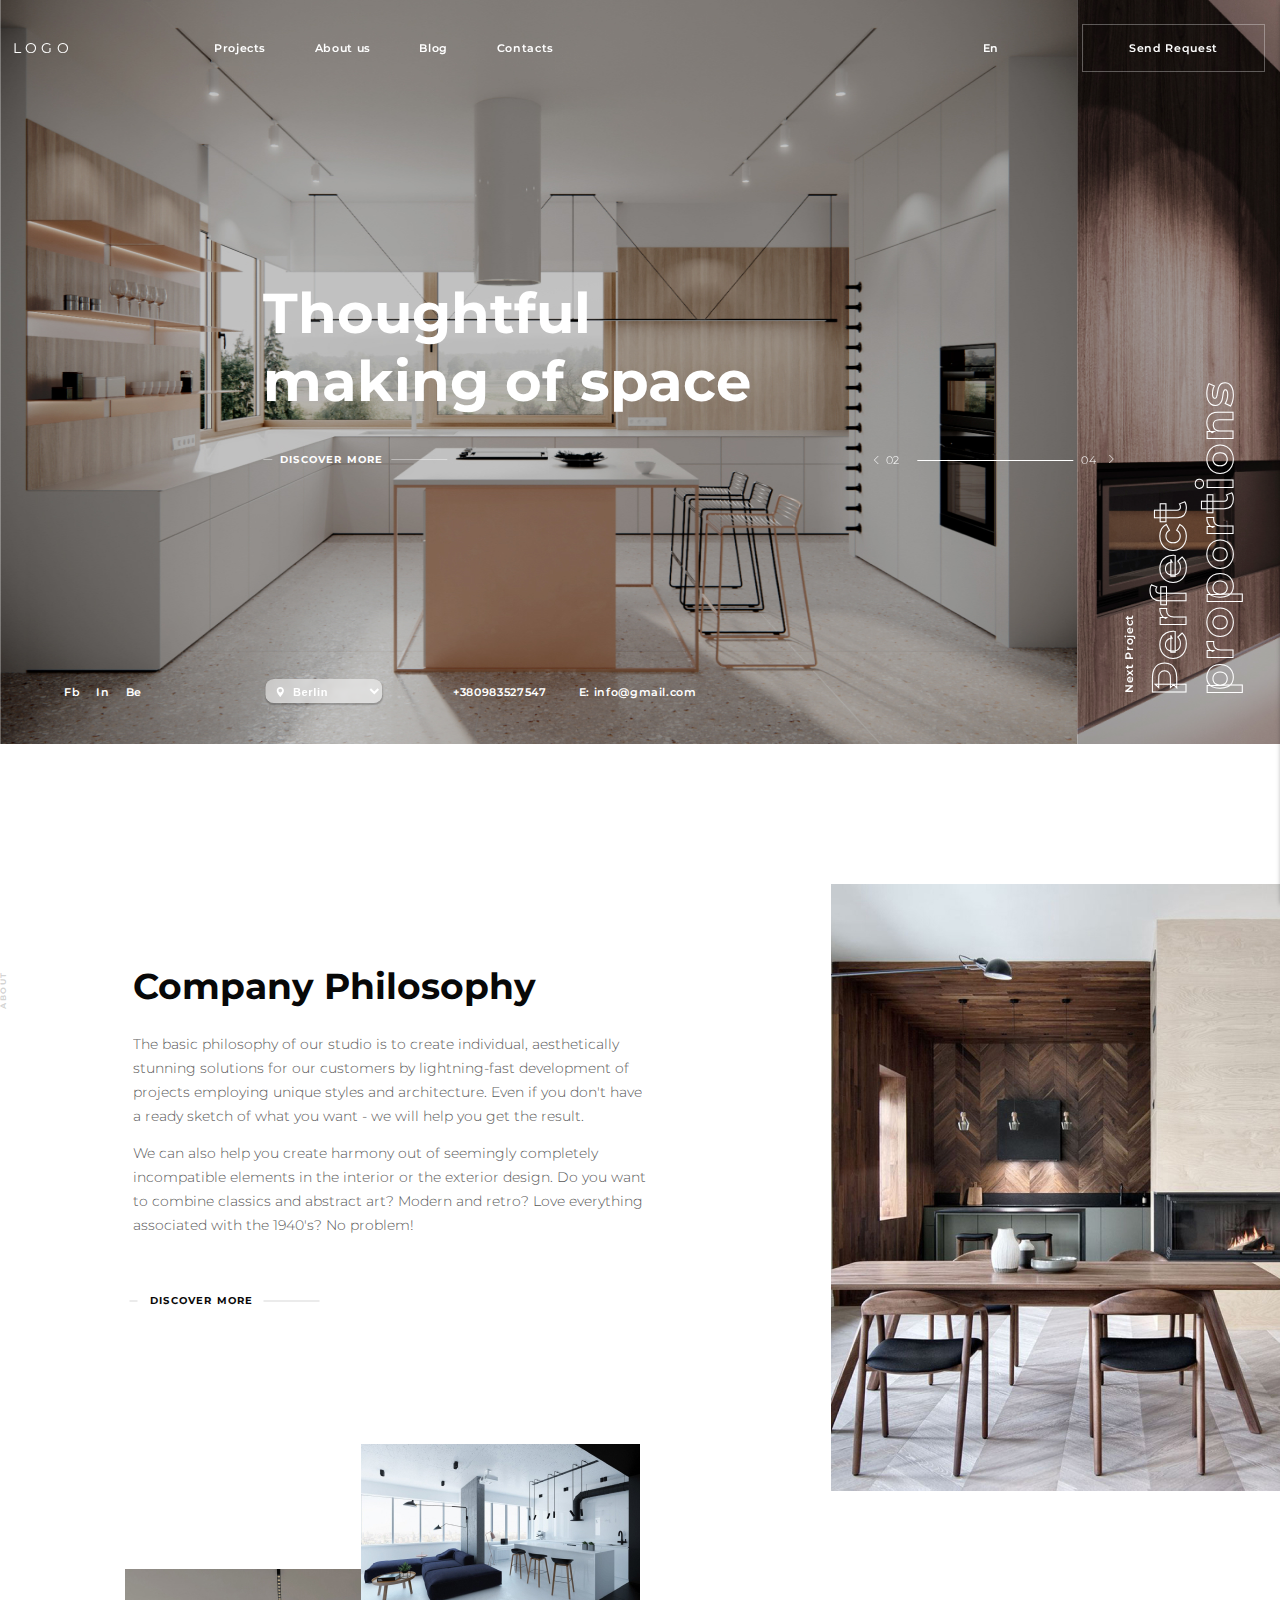
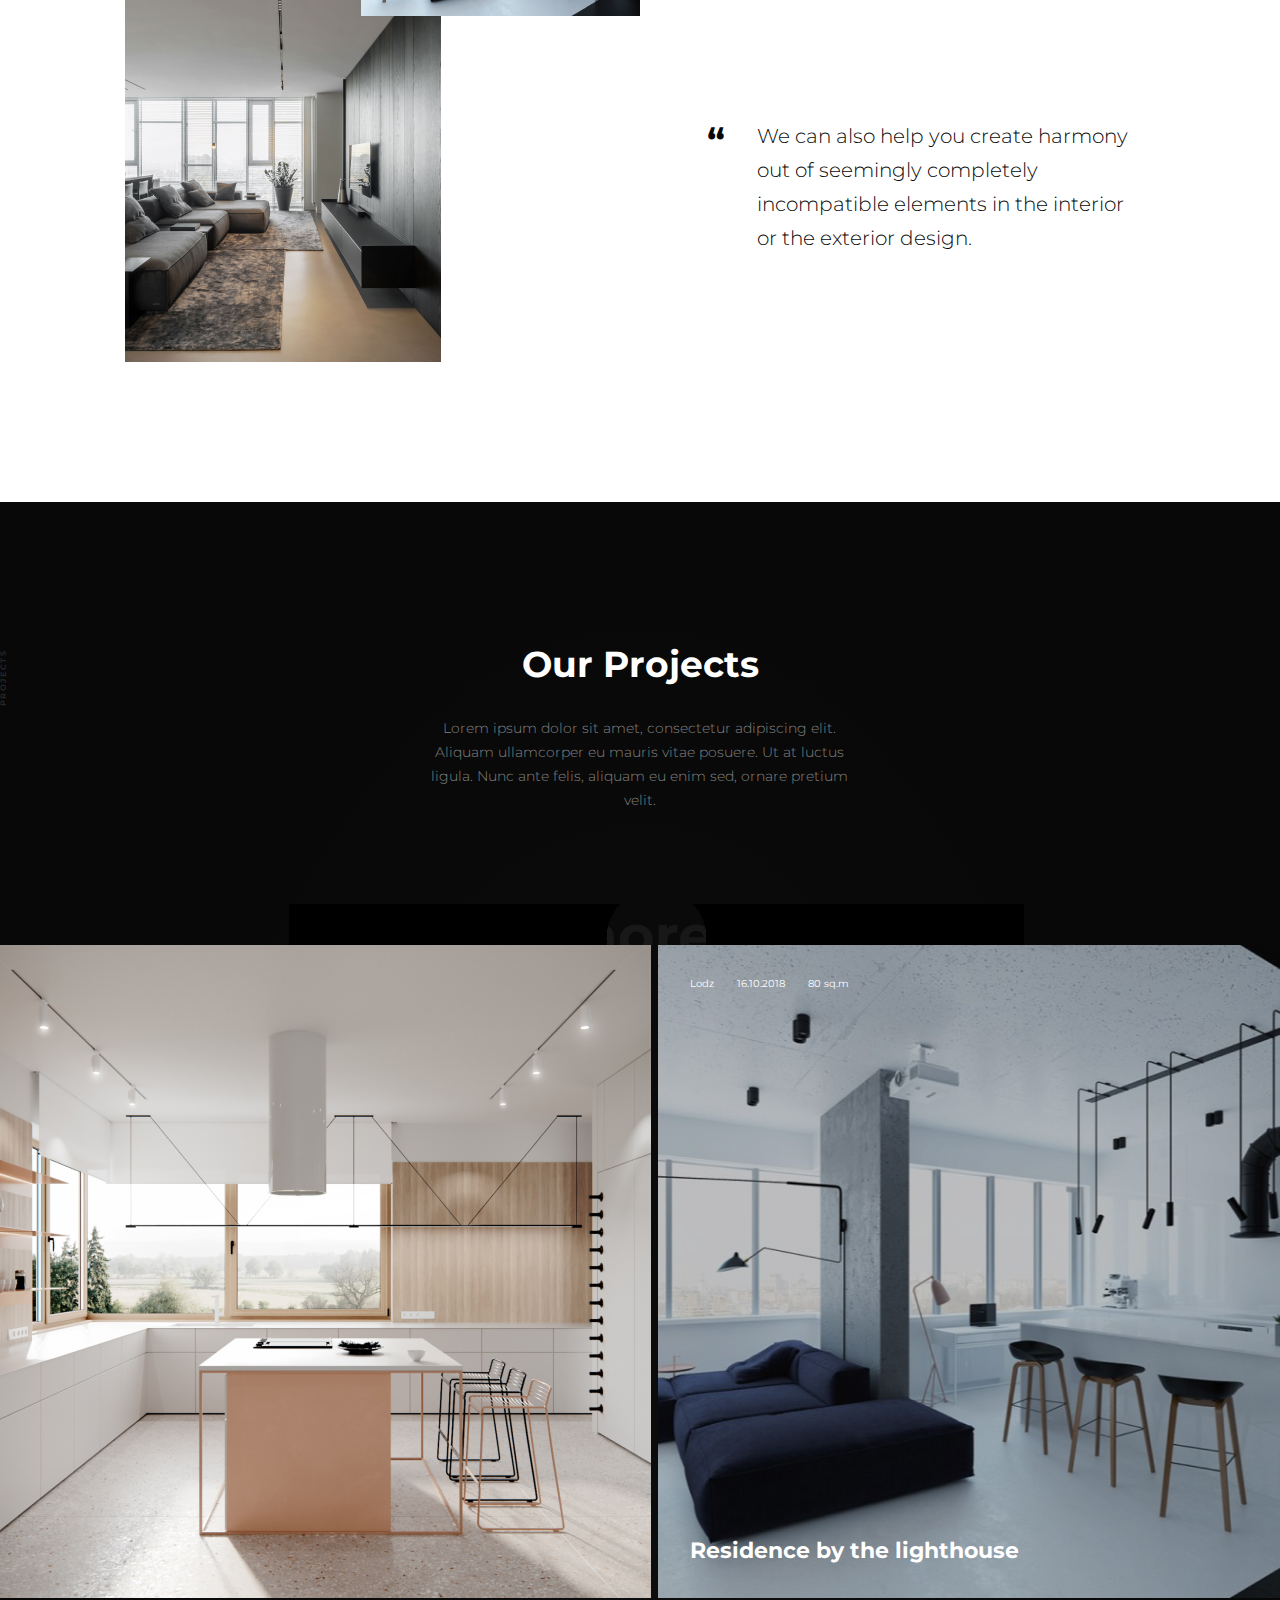
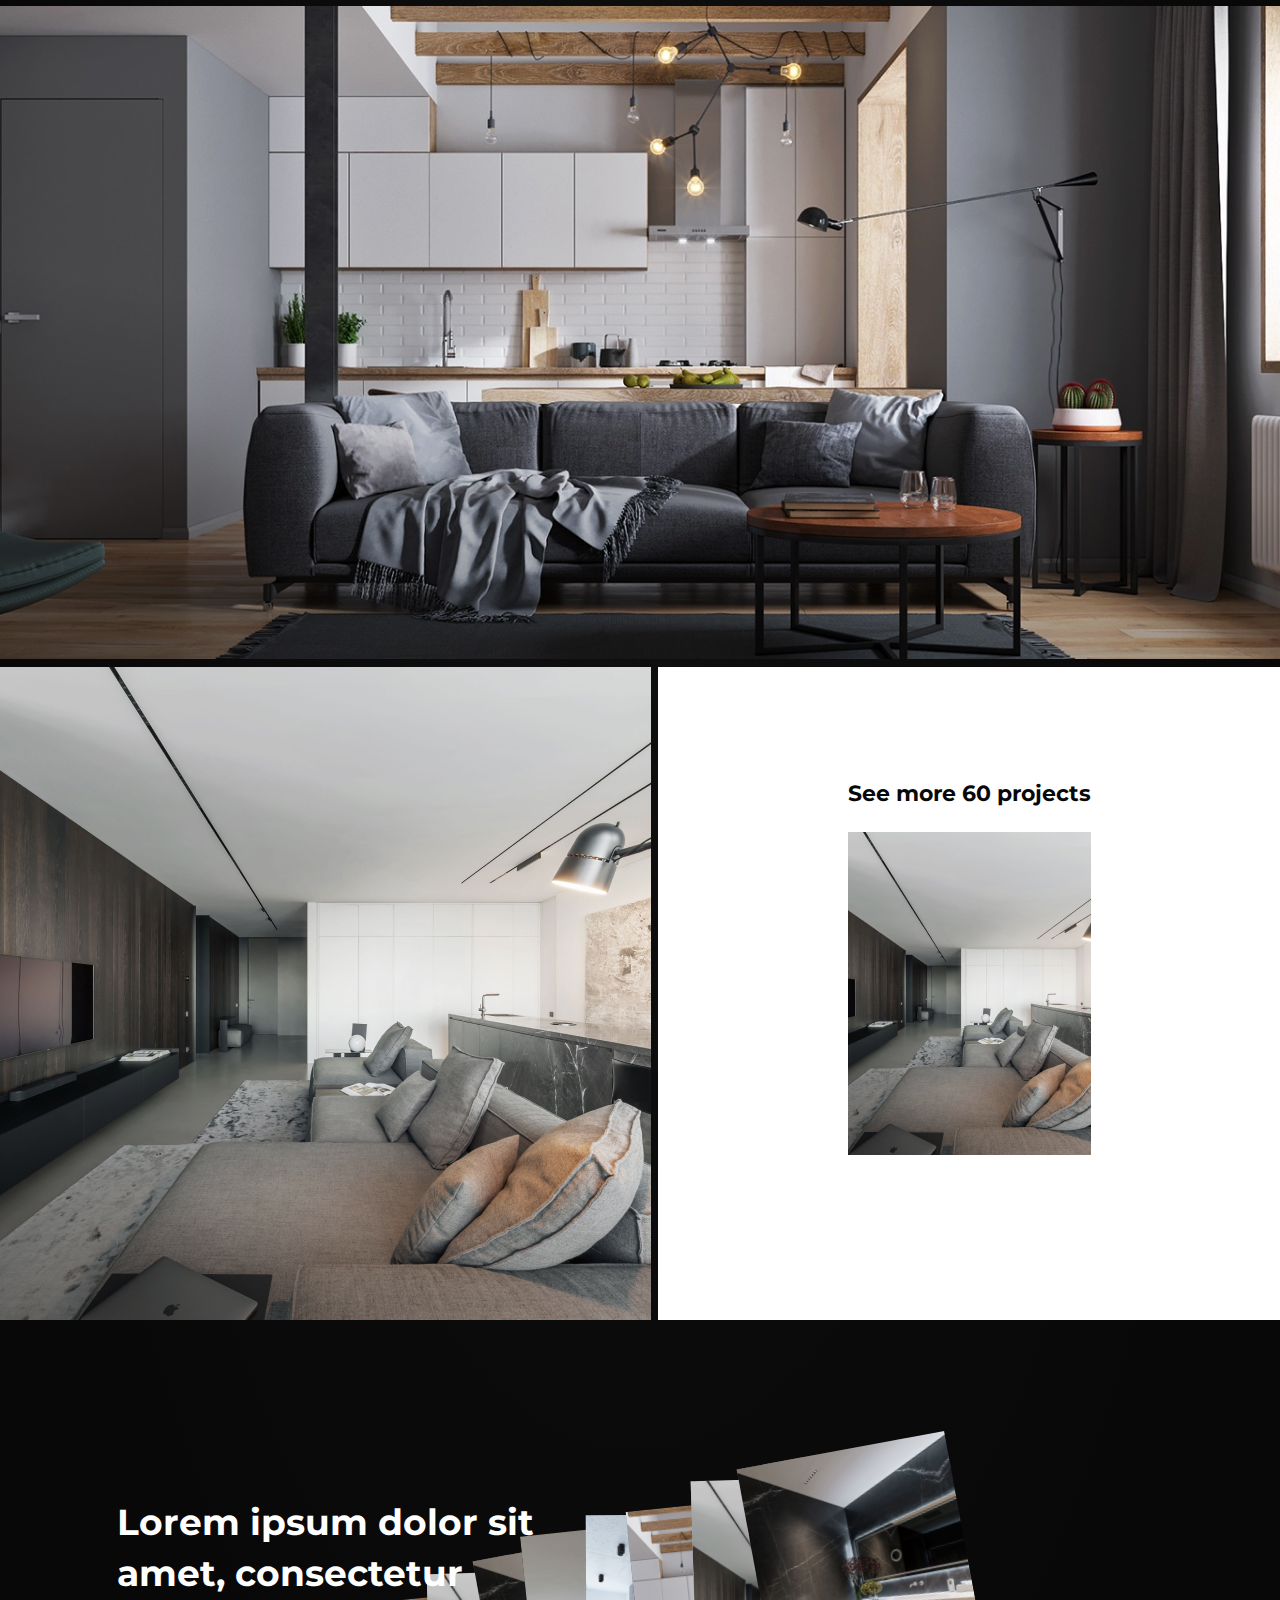
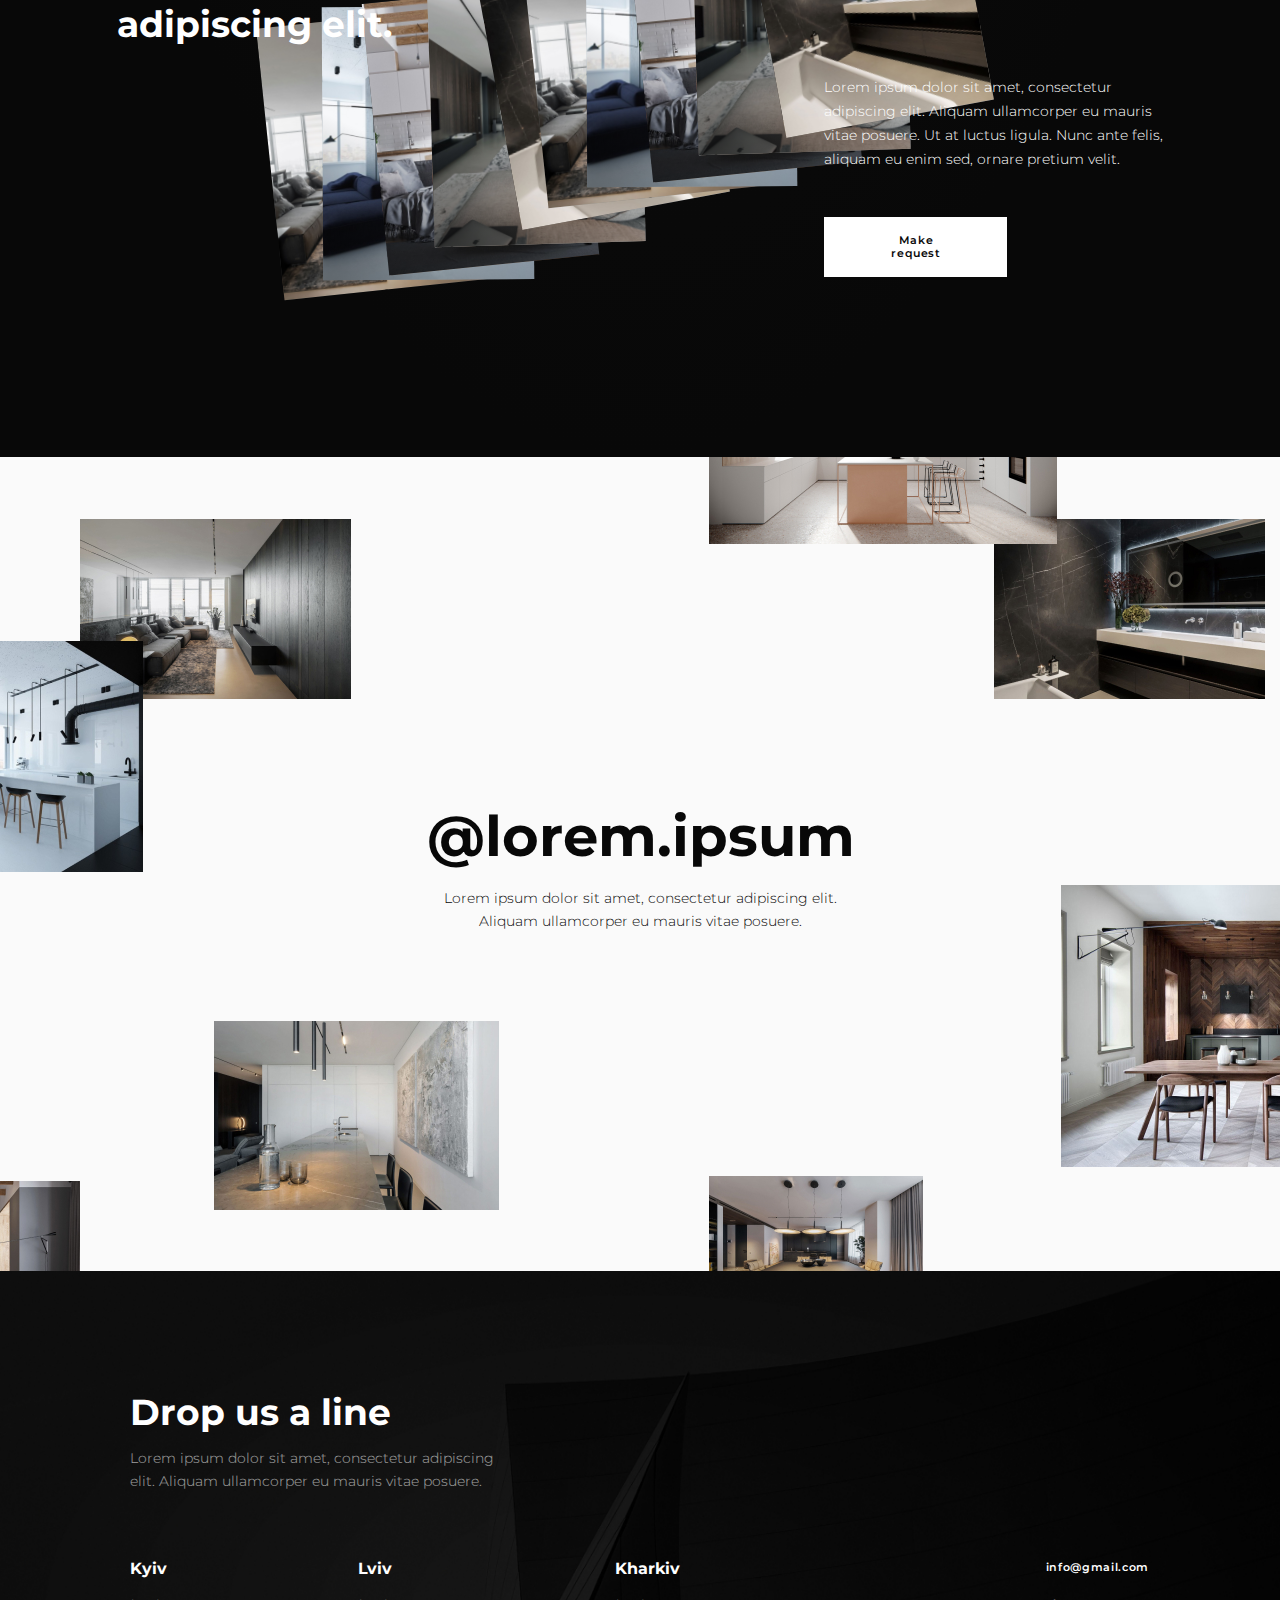
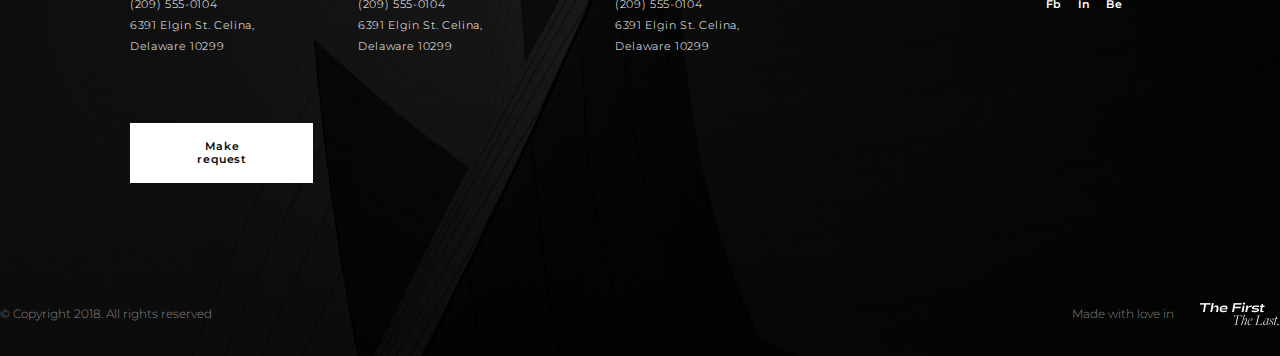
<file: index.html>
<!DOCTYPE html>
<html lang="en">
	 <head>
	<meta charset="UTF-8">
	<meta http-equiv="X-UA-Compatible" content="IE=edge">
	<meta name="viewport" content="width=device-width, initial-scale=1.0">
	<link rel="stylesheet" href="https://cdn.jsdelivr.net/npm/swiper@8/swiper-bundle.min.css">
	<link rel="stylesheet" href="css/style.min.css">
	<title>Студия интерьеров</title>
	<link rel="preconnect" href="https://fonts.googleapis.com">
	<link rel="preconnect" href="https://fonts.gstatic.com" crossorigin>
	<link href="https://fonts.googleapis.com/css2?family=Montserrat:wght@300;400;500;600;700&family=Roboto&display=swap" rel="stylesheet">
</head>
	<body>
	<div class="wrapper">
		<header id="header" class="header lock-padding">
    <div class='header__container'>
        <div class="header__body">
            <a href="index.html" class="header__logo">
                Logo
            </a>
            <div class="header__burger"></div>
            <nav class="header__menu">
                <ul class="header__list">
                    <li>
                        <a href="index.html" class="header__link">Home</a>
                    </li>
                    <li>
                        <a href="projects.html" class="header__link">Projects</a>
                    </li>
                    <li>
                        <a href="about.html" class="header__link">About us</a>
                    </li>
                    <li>
                        <a href="news.html" class="header__link">Blog</a>
                    </li>
                    <li>
                        <a href="contact.html" class="header__link">Contacts</a>
                    </li>
                </ul>
            </nav>
            <p class="text__menu">Menu</p>
            <div class="header__btn">
                <p>En</p>
                <a href="#" id="open__popup" class="header__button btn">Send Request</a>
            </div>

            <div id="popup" class="popup">
                <div id="popup__body" class="popup__body">
                    <div class="popup__top-content">
                        <h2 class="popup__title">Calculate the cost of work</h2>
                        <form action="#" class="form__popup">
                            <div class="popup__input-left">
                                <input type="text" placeholder="Name">
                                <input type="text" placeholder="Phone">
                                <input type="text" placeholder="Email"> 
                            </div>
                            <div class="popup__input-right">
                                <input type="text" placeholder="Last name">
                                <input type="text" placeholder="Your city">
                                <input type="text" placeholder="Property type">
                            </div>
                            
                        </form>
                        <form action="#" class="popup__main-form"><input type="text" placeholder="Your comment"></form>
                    </div>
                    <div class="popup__bottom-content">
                        <p class="popup__bottom-title">Area (m2)</p>
                        <div class="pop-up__choices-block pop-up__choices-laptop">
                            <div class="pop-up__choice"><p class="pop-up__choice-text">to 50</p>
                                <div class="pop-up__choice-round"></div>
                            </div>
                            <div class="pop-up__choice">
                                <p class="pop-up__choice-text">50-150</p>
                                <div class="pop-up__choice-round"></div>
                            </div>
                            <div class="pop-up__choice">
                                <p class="pop-up__choice-text">150-250</p>
                                <div class="pop-up__choice-round"></div>
                            </div>
                            <div class="pop-up__choice">
                                <p class="pop-up__choice-text">250-400</p>
                                <div class="pop-up__choice-round"></div>
                            </div>
                            <div class="pop-up__choice">
                                <p class="pop-up__choice-text">400-600</p>
                                <div class="pop-up__choice-round"></div>
                            </div><div class="pop-up__choice">
                                <p class="pop-up__choice-text">600-800</p>
                                <div class="pop-up__choice-round"></div>
                            </div><div class="pop-up__choice">
                                <p class="pop-up__choice-text">800-1000</p>
                                <div class="pop-up__choice-round"></div>
                            </div><div class="pop-up__choice">
                                <p class="pop-up__choice-text">1000+</p>
                                <div class="pop-up__choice-round"></div>
                            </div>
                        </div>
                        
                        <div class="pop-up__choices-block pop-up__choices-tablet">
                            <div class="pop-up__choice-4-wrapper">
                                <div class="pop-up__choice">
                                    <p class="pop-up__choice-text">to 50</p>
                                    <div class="pop-up__choice-round"></div>
                                </div><div class="pop-up__choice">
                                    <p class="pop-up__choice-text">50-150</p>
                                    <div class="pop-up__choice-round"></div>
                                </div>
                                <div class="pop-up__choice">
                                    <p class="pop-up__choice-text">150-250</p>
                                    <div class="pop-up__choice-round"></div>
                                </div>
                                <div class="pop-up__choice">
                                    <p class="pop-up__choice-text">250-400</p>
                                    <div class="pop-up__choice-round"></div>
                                </div>
                            </div>
                            <div class="pop-up__choice-4-wrapper">
                                <div class="pop-up__choice">
                                    <p class="pop-up__choice-text">400-600</p>
                                    <div class="pop-up__choice-round"></div>
                                </div><div class="pop-up__choice">
                                    <p class="pop-up__choice-text">600-800</p>
                                    <div class="pop-up__choice-round"></div>
                                </div><div class="pop-up__choice">
                                    <p class="pop-up__choice-text">800-1000</p>
                                    <div class="pop-up__choice-round"></div>
                                </div><div class="pop-up__choice">
                                    <p class="pop-up__choice-text">1000+</p>
                                    <div class="pop-up__choice-round"></div>
                                </div>
                            </div>
                        </div>
                        <div class="pop-up__bottom-body">
                            <div class="pop-up__bottom-left">
                                <div class="pop-up__bottom-attach"></div>
                                <div class="pop-up__bottom-text-wrapper">
                                    <p class="pop-up__bottom_text">Attach your file</p>
                                    <p class="pop-up__bottom_subtext">File size not more than 10 MB</p>
                                </div>
                            </div>
                            <button class="common-font-11 common-btn pop-up__btn pop-up__btn-trigger">Send Request</button>
                        </div>
                    </div>
                    <div id="popup__close" class="popup__close"><img src="img/svgicons/close.svg" alt="#"></div>
                </div>
            </div>
        </div>
    </div>
</header>



		<main id="lock" class="main">

				<div class="swiper swiper-block">
					<div class="swiper-wrapper">
						<div class="swiper-slide slide-content-1">
							<div class="main__container">
								<div class="main__title-block">
									<div class="main__title-content">
										<h1 class="main__title">Thoughtful making of space</h1>
										<p class="text-border">Discover more</p>
									</div>
									<div class="button__slider-content">
										<div class="swiper-button-prev">
											<img src="img/svgicons/prev.svg" alt="#">
											<p class="number__slider-prev">02</p>
										</div>
										<span></span>
										<div class="swiper-button-next">
											<p class="number__slider-next">04</p>
											<img src="img/svgicons/next.svg" alt="#">
										</div>
									</div>
								</div>
								<div class="main__title-block-footer">
									<div class="main__tbf-lang">
										<p>Fb</p>
										<p>In</p>
										<p>Be</p>
									</div>
									<select name="country" class="country">
										<option value="1" selected>Berlin</option>
										<option value="1">USA</option>
										<option value="1">Franch</option>
									</select>
									<div class="back__call">
										<p>+380983527547</p>
										<p>E: info@gmail.com</p>
									</div>
								</div>
							</div>
						</div>
						<div class="swiper-slide slide-content-2">
							<div class="main-2__container">
								<div class="swiper__logo-next">
									<h4>Next Project</h4>
									<p>Perfect 
										proportions</p>
								</div>
							</div>
						</div>
					</div>
				</div>


			<div class="index__philosophy">
				<div class="philosophy__container">
					<div class="philosophy__abs projects__abs">
						<span class="projects__abs-line"></span>
						<p>About</p>
					</div>
					<div class="philosophy__contents">
						<div class="philosophy__content-top">
							<div class="pc-top__text">
								<h2 class="pc-top__text-title">Company Philosophy </h2>
								<p class="pc-top__text-inform pct__tit">The basic philosophy of our studio is to create individual, aesthetically stunning solutions for our customers by <br> lightning-fast development of projects employing unique styles and architecture. Even if you don't have a ready sketch of what you want - we will help you get the result.</p>
								<p class="pc-top__text-inform pct__tib">We can also help you create harmony out of seemingly completely incompatible elements in the interior or the exterior design. Do you want to combine classics and abstract art? Modern and retro? Love everything associated with the 1940's? No problem! </p>
								<div class="pc-top__text-link">
									<span class="pc-border-1"></span>
										<a href="#">Discover more</a>
									<span class="pc-border-2"></span>
								</div>
							</div>
							<img src="img/main/company1.jpg" alt="#" class="pc-top__icon">
						</div>
						<div class="philosophy__content-bottom">
							<div class="pc-bottom__icon">
								<img src="img/main/company-bottom1.jpg" alt="#" class="pc-bottom__icon-big">
								<img src="img/main/company-bottom-min1.jpg" alt="#" class="pc-bottom__icon-min">
							</div>
							<div class="pc-bottom__text">
								<span>“</span>
								<p>We can also help you create harmony out of seemingly completely incompatible elements in the interior or the exterior design. </p>
							</div>
						</div>
					</div>
				</div>
			</div>

			<div class="main__projects">
				<div class="projects__container">
					
					<div class="projects__abs">
						<span class="projects__abs-line"></span>
						<p>Projects</p>
					</div>
					<div class="projects__contents">
						<div class="projects__title">
							<h2>Our Projects</h2>
							<p>Lorem ipsum dolor sit amet, consectetur adipiscing elit. Aliquam ullamcorper eu mauris vitae posuere. Ut at luctus ligula. Nunc ante felis, aliquam eu enim sed, ornare pretium velit.</p>
						</div>
						<div class="projects__gtid">
							<div class="invisible__text">
								<div class="spotlight"></div>
							</div>
							<div class="projects-grid__icon-1">
								<div class="pg__i1">
									<div class="pg__i2-top-text">
										<p>Lodz</p>
										<p>16.10.2018</p>
										<p>80 sq.m</p>
									</div>
									<div class="pg__i2-bottom-text pg-1__i2-bottom-text">
										<p>Eyewear store interior</p>
									</div>
									<div class="pc-top__text-link pg__i2 pg__t1">
										<span class="pc-border-1"></span>
											<a href="#">Discover more</a>
										<span class="pc-border-2"></span>
									</div>
								</div>
							</div>
							<div class="projects-grid__icon-2">
								<div class="pg__i2-top-text">
									<p>Lodz</p>
									<p>16.10.2018</p>
									<p>80 sq.m</p>
								</div>
								<div class="pg__i2-bottom-text">
									<p>Residence by the lighthouse</p>
								</div>
								<div class="pc-top__text-link pg__i2">
									<span class="pc-border-1"></span>
										<a href="#">Discover more</a>
									<span class="pc-border-2"></span>
								</div>
							</div>
							<div class="projects-grid__icon-3">
								<div class="pg__i3">
									<div class="pg__i2-top-text pgi3__tt">
										<p>Lodz</p>
										<p>16.10.2018</p>
										<p>80 sq.m</p>
									</div>
									<div class="pg__3-block">
										<div class="pg__i2-bottom-text pg-1__i3-bottom-text">
											<p>Residence by the <br> lighthouse</p>
										</div>
										<div class="pc-top__text-link pg__i2 pg__t3">
											<span class="pc-border-1"></span>
												<a href="#">Discover more</a>
											<span class="pc-border-2"></span>
										</div>
									</div>
								</div>
							</div>
							<div class="projects-grid__icon-4">
								<div class="pg__i1">
									<div class="pg__i2-top-text pgi4__tt">
										<p>Lodz</p>
										<p>16.10.2018</p>
										<p>80 sq.m</p>
									</div>
									<div class="pg__i2-bottom-text pg-1__i2-bottom-text pgi__4">
										<p>Eyewear store interior</p>
									</div>
									<div class="pc-top__text-link pg__i2 pg__t4">
										<span class="pc-border-1"></span>
											<a href="#">Discover more</a>
										<span class="pc-border-2"></span>
									</div>
								</div>
							</div>
							<div class="projects-grid__icon-6">
								<div class="pg__i6">
									<div class="pg__i2-top-text">
										<p>Lodz</p>
										<p>16.10.2018</p>
										<p>80 sq.m</p>
									</div>
									<div class="pg__i2-bottom-text pg-1__i6-bottom-text">
										<p>House on a Hillside</p>
									</div>
									<div class="pc-top__text-link pg__i2 pg__t6">
										<span class="pc-border-1"></span>
											<a href="#">Discover more</a>
										<span class="pc-border-2"></span>
									</div>
								</div>
							</div>
							<div class="projects-grid__icon-5">
								<p>See more 60 projects</p>
							</div>
						</div>
					</div>
					<div class="projects__footer-contents">
						<div class="projects__abs projects__abs-footer">
							<span class="projects__abs-line"></span>
							<p>Make request</p>
						</div>
						<div class="projects__fc-tetle">
							<h2>Lorem ipsum dolor sit amet, consectetur adipiscing elit. </h2>
						</div>
						<div class="projects__fc-incons">
							
								<img class="projects__fc-incons-1" src="img/main/prop1.svg" alt="#">
								<img class="projects__fc-incons-2" src="img/main/prop2.svg" alt="#">
								<img class="projects__fc-incons-3" src="img/main/prop3.svg" alt="#">
								<img class="projects__fc-incons-4" src="img/main/prop4.svg" alt="#">
								<img class="projects__fc-incons-5" src="img/main/prop5.svg" alt="#">
								<img class="projects__fc-incons-6" src="img/main/prop6.svg" alt="#">
								<img class="projects__fc-incons-7" src="img/main/prop7.svg" alt="#">
								<img class="projects__fc-incons-8" src="img/main/prop8.svg" alt="#">
								<img class="projects__fc-incons-9" src="img/main/prop9.svg" alt="#">
								<img class="projects__fc-incons-10" src="img/main/prop10.svg" alt="#">
						</div>
						<div class="projects__fc-text">
							<p>Lorem ipsum dolor sit amet, consectetur adipiscing elit. Aliquam ullamcorper eu mauris vitae posuere. Ut at luctus ligula. Nunc ante felis, aliquam eu enim sed, ornare pretium velit.</p>
							<a href="#" class="projects__fc-text-btn">Make request</a>
						</div>
					</div>
				</div>
			</div>

			<div class="block__lorem-icon">
				<div class="lorem-icon__container">
					<div class="lorem-icons">
						<img src="img/main/lorem1.jpg" alt="#" class="lorem-icon-1">
						<img src="img/main/lorem2.jpg" alt="#" class="lorem-icon-2">
						<img src="img/main/lorem3.jpg" alt="#" class="lorem-icon-3">
						<img src="img/main/lorem4.jpg" alt="#" class="lorem-icon-4">
						<img src="img/main/lorem5.jpg" alt="#" class="lorem-icon-5">
						<img src="img/main/lorem6.jpg" alt="#" class="lorem-icon-6">
						<img src="img/main/lorem7.jpg" alt="#" class="lorem-icon-7">
						<img src="img/main/lorem8.jpg" alt="#" class="lorem-icon-8">
					</div>
					<div class="block__lorem-icon-title">
						<h2>@lorem.ipsum</h2>
						<p>Lorem ipsum dolor sit amet, consectetur adipiscing elit. Aliquam ullamcorper eu mauris vitae posuere. </p>
					</div>
				</div>
			</div>

			<footer class="contact">
				<div class="contact__container">
					<div class="projects__abs projects__abs-content">
						<span class="projects__abs-line"></span>
						<p>Contacts</p>
					</div>
					<div class="content__title">
						<h4>Drop us a line</h4>
						<p>Lorem ipsum dolor sit amet, consectetur adipiscing elit. Aliquam ullamcorper eu mauris vitae posuere. </p>
					</div>
					<div class="content__informs">
						<div class="content__contents">
							<div class="content__inform-title content__inform-title-1">
								<h4>Kyiv</h4>
								<p>(209) 555-0104
									6391&nbsp;Elgin St. Celina,
									Delaware 10299</p>
							</div>
							<div class="content__inform-title content__inform-title-2">
								<h4>Lviv</h4>
								<p>(209) 555-0104
									6391&nbsp;Elgin St. Celina,
									Delaware 10299</p>
							</div>
							<div class="content__inform-title content__inform-title-3">
								<h4>Kharkiv</h4>
								<p>(209) 555-0104
									6391&nbsp;Elgin St. Celina,
									Delaware 10299</p>
							</div>
						</div>
						<div class="content__infomt-contacts">
							<p>info@gmail.com</p>
							<div class="ps-footer__text ps-footer__text-2">
								<p>Fb</p>
								<p>In</p>
								<p>Be</p>
							</div>
						</div>
					</div>
					<div class="projects__fc-text projects__fc-text-footer">
						<a href="#" class="projects__fc-text-btn">Make request</a>	
					</div>
					<div class="contact__footer">
						<div class="contact__footer-left">
							<p>© Copyright 2018. All rights reserved</p>
						</div>
					<div class="contact__footer-rigft">
						<p>Made with love in</p>
						<img src="img/svgicons/footerPic.webp" alt="#">
					</div>
					</div>
				</div>
			</footer>
		</main>
		<footer></footer>
	</div>
		
		<script src="https://cdn.jsdelivr.net/npm/swiper@8/swiper-bundle.min.js"></script>
		<!-- Подключаем jQuery -->
		<script src="https://code.jquery.com/jquery-3.4.1.slim.min.js"></script>
		<!-- Подключаем файл JS скриптов -->
		<script src="js/app.min.js"></script>
	</body>
</html>
</file>
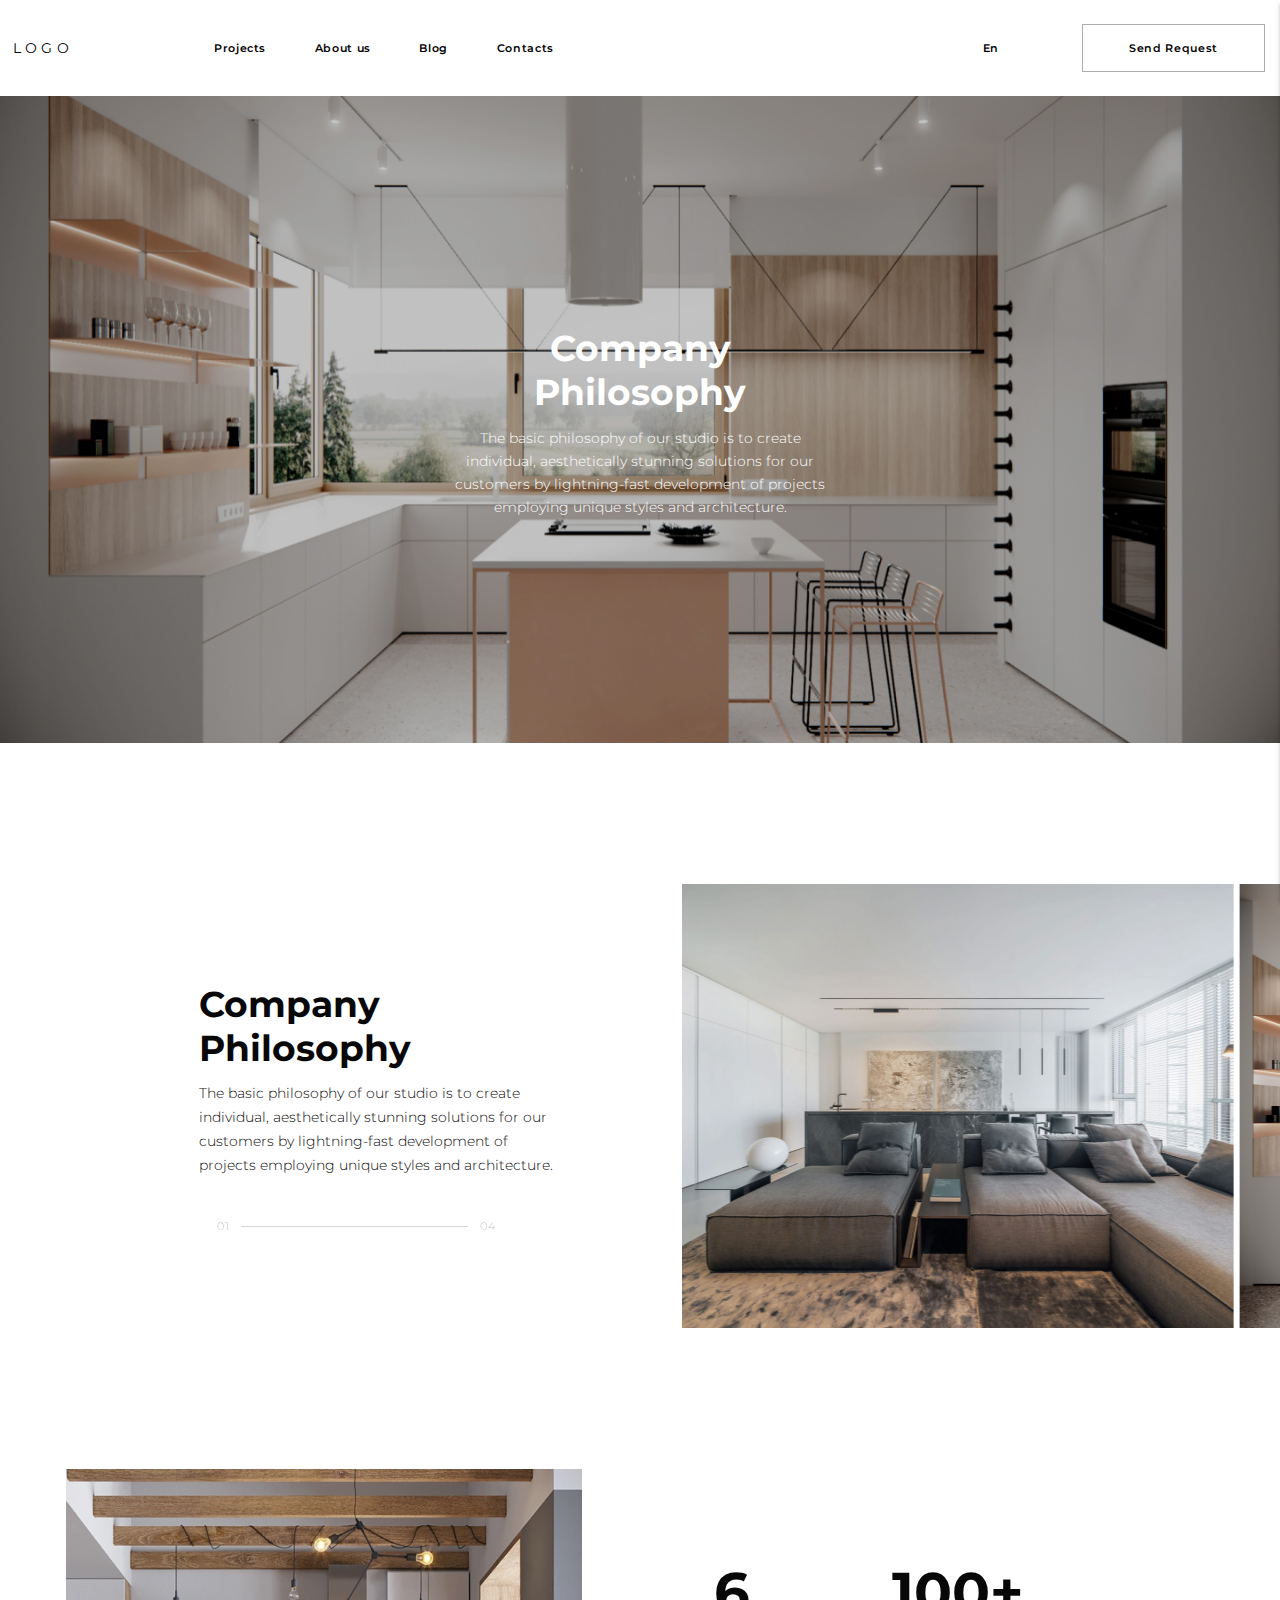
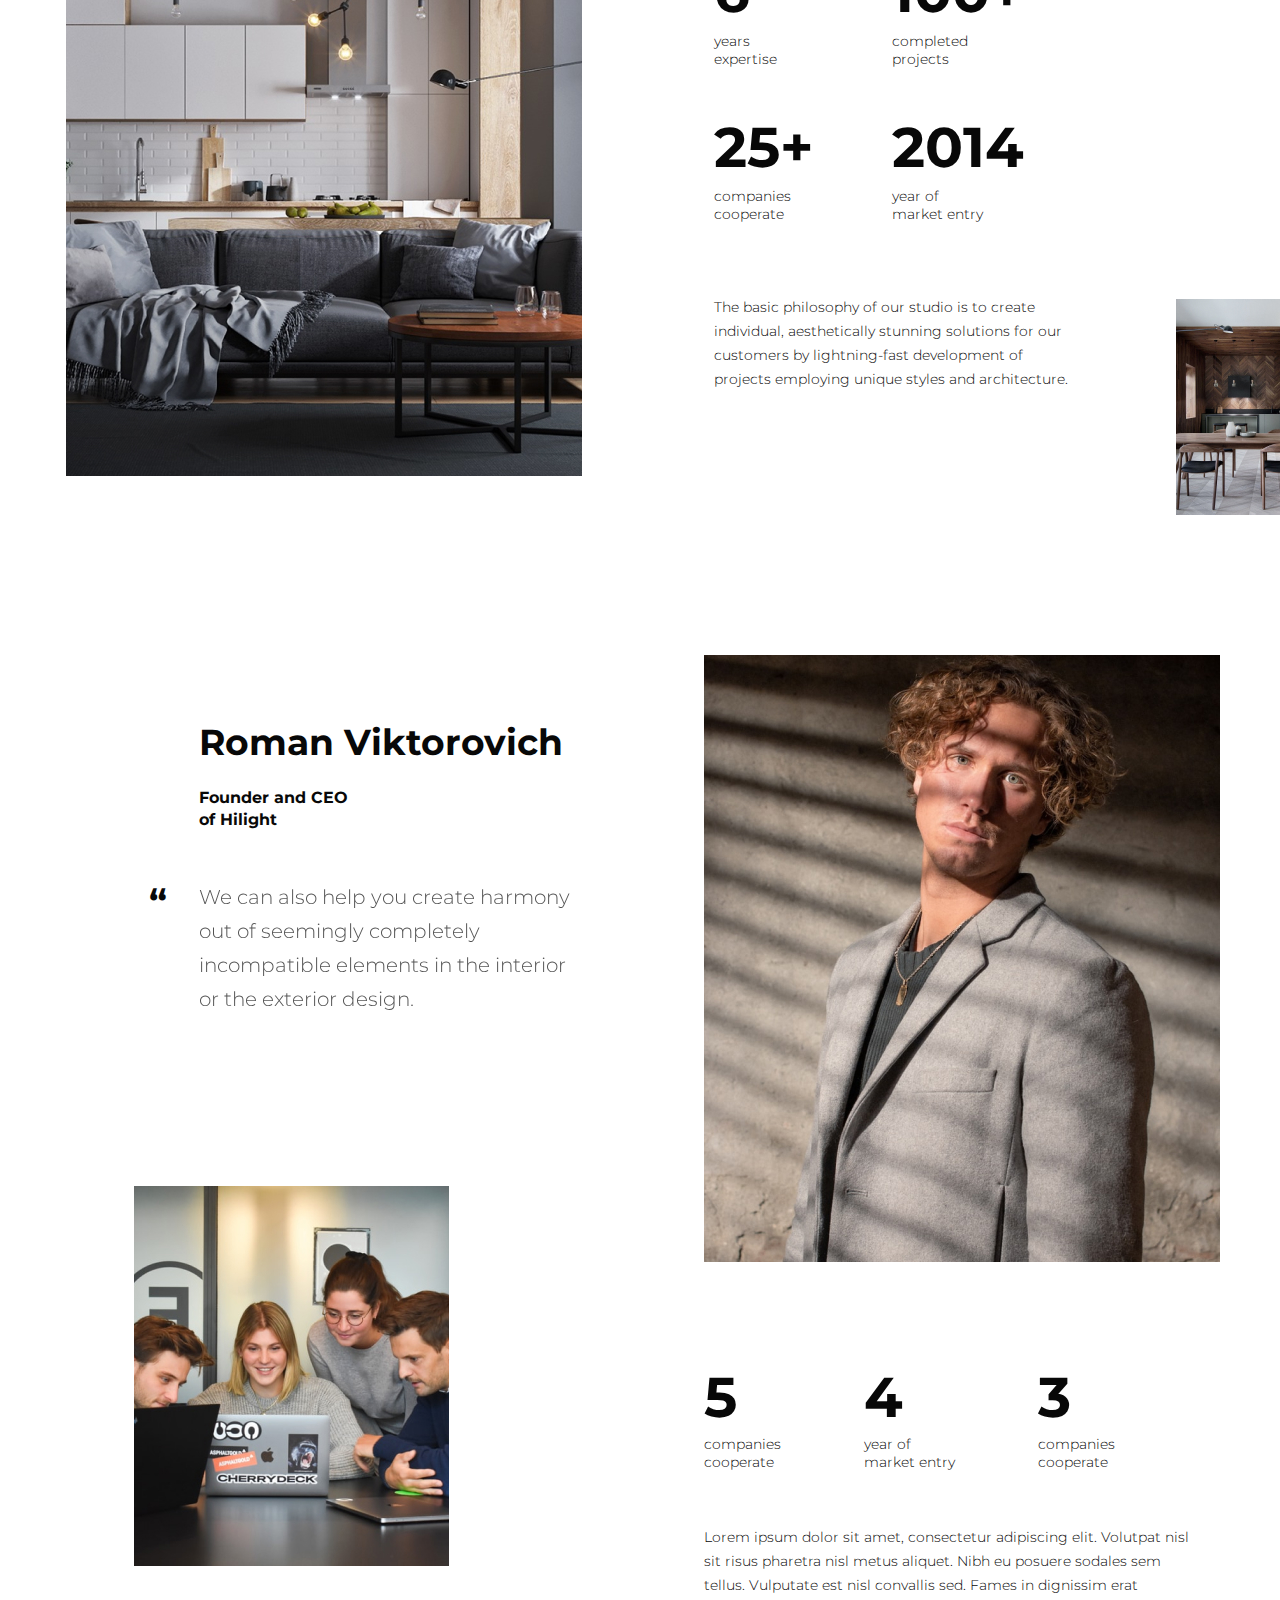
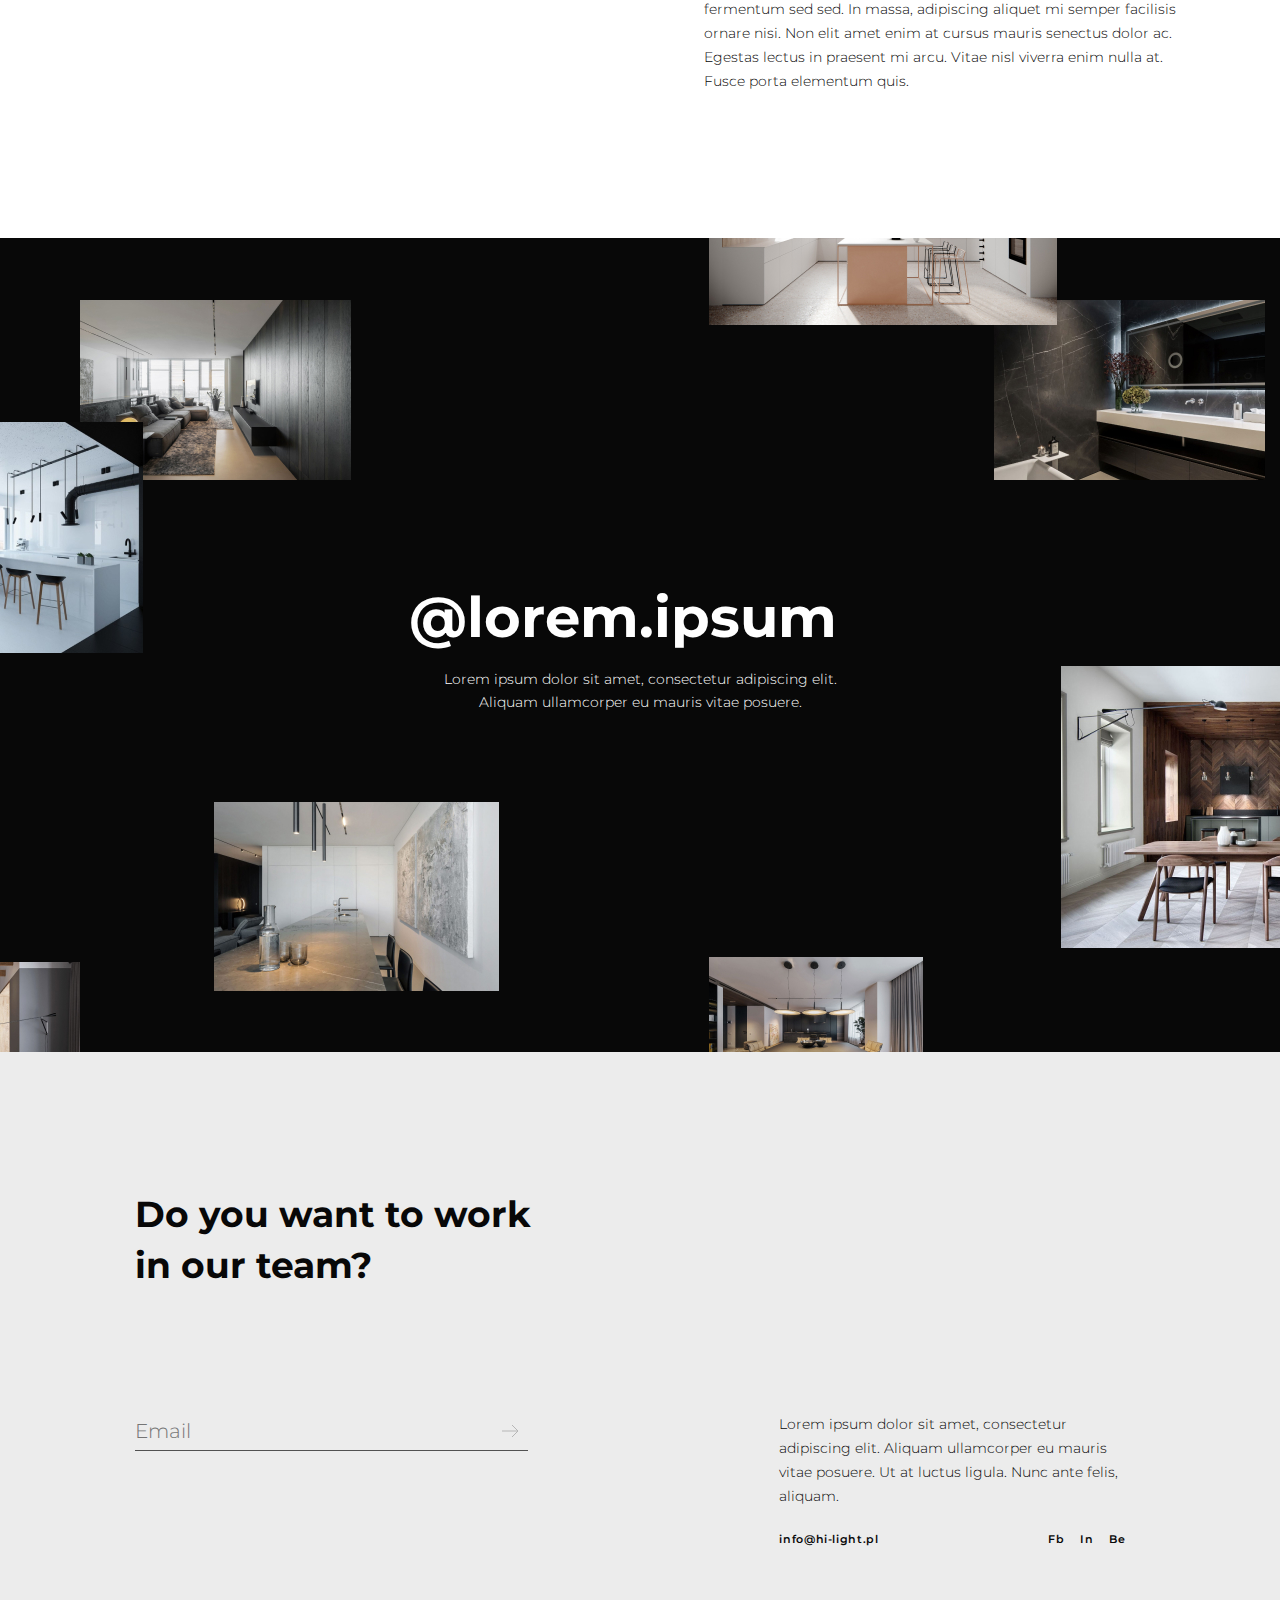
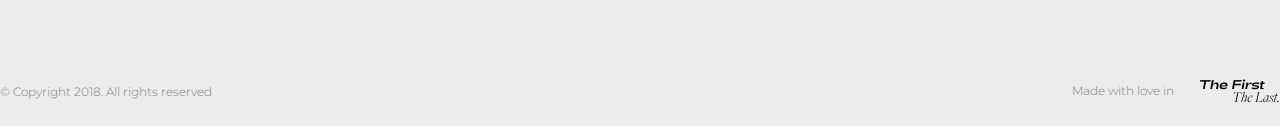
<file: about.html>
<!DOCTYPE html>
<html lang="en">
	 <head>
	<meta charset="UTF-8">
	<meta http-equiv="X-UA-Compatible" content="IE=edge">
	<meta name="viewport" content="width=device-width, initial-scale=1.0">
	<link rel="stylesheet" href="https://cdn.jsdelivr.net/npm/swiper@8/swiper-bundle.min.css">
	<link rel="stylesheet" href="css/style.min.css">
	<title>Студия интерьеров</title>
	<link rel="preconnect" href="https://fonts.googleapis.com">
	<link rel="preconnect" href="https://fonts.gstatic.com" crossorigin>
	<link href="https://fonts.googleapis.com/css2?family=Montserrat:wght@300;400;500;600;700&family=Roboto&display=swap" rel="stylesheet">
</head>
<body>

    <div class="wrapper">
        <header id="header" class="header lock-padding">
    <div class='header__container'>
        <div class="header__body header__body-black">
            <a href="index.html" class="header__logo header__logo-black">
                Logo
            </a>
            <div class="header__burger header__burger-black"></div>
            <nav class="header__menu">
                <ul class="header__list header__list-black">
                    <li>
                        <a href="index.html" class="header__link header__link-black">Home</a>
                    </li>
                    <li>
                        <a href="projects.html" class="header__link header__link-black">Projects</a>
                    </li>
                    <li>
                        <a href="about.html" class="header__link header__link-black">About us</a>
                    </li>
                    <li>
                        <a href="news.html" class="header__link header__link-black">Blog</a>
                    </li>
                    <li>
                        <a href="contact.html" class="header__link header__link-black">Contacts</a>
                    </li>
                </ul>
            </nav>
            <p class="text__menu text__menu-black">Menu</p>
            <div class="header__btn header__btn-black">
                <p>En</p>
                <a href="#" id="open__popup" class="header__button btn header__button-black">Send Request</a>
            </div>

            <div id="popup" class="popup">
                <div class="popup__container">
                    <div id="popup__body" class="popup__body">
                        <div class="popup__top-content">
                            <h2 class="popup__title">Calculate the cost of work</h2>
                            <form action="#" class="form__popup">
                                <div class="popup__input-left">
                                    <input type="text" placeholder="Name">
                                    <input type="text" placeholder="Phone">
                                    <input type="text" placeholder="Email"> 
                                </div>
                                <div class="popup__input-right">
                                    <input type="text" placeholder="Last name">
                                    <input type="text" placeholder="Your city">
                                    <input type="text" placeholder="Property type">
                                </div>
                                
                            </form>
                            <form action="#" class="popup__main-form"><input type="text" placeholder="Your comment"></form>
                        </div>
                        <div class="popup__bottom-content">
                            <p class="popup__bottom-title">Area (m2)</p>
                            <div class="pop-up__choices-block pop-up__choices-laptop">
                                <div class="pop-up__choice"><p class="pop-up__choice-text">to 50</p>
                                    <div class="pop-up__choice-round"></div>
                                </div>
                                <div class="pop-up__choice">
                                    <p class="pop-up__choice-text">50-150</p>
                                    <div class="pop-up__choice-round"></div>
                                </div>
                                <div class="pop-up__choice">
                                    <p class="pop-up__choice-text">150-250</p>
                                    <div class="pop-up__choice-round"></div>
                                </div>
                                <div class="pop-up__choice">
                                    <p class="pop-up__choice-text">250-400</p>
                                    <div class="pop-up__choice-round"></div>
                                </div>
                                <div class="pop-up__choice">
                                    <p class="pop-up__choice-text">400-600</p>
                                    <div class="pop-up__choice-round"></div>
                                </div><div class="pop-up__choice">
                                    <p class="pop-up__choice-text">600-800</p>
                                    <div class="pop-up__choice-round"></div>
                                </div><div class="pop-up__choice">
                                    <p class="pop-up__choice-text">800-1000</p>
                                    <div class="pop-up__choice-round"></div>
                                </div><div class="pop-up__choice">
                                    <p class="pop-up__choice-text">1000+</p>
                                    <div class="pop-up__choice-round"></div>
                                </div>
                            </div>
                            
                            <!-- <div class="pop-up__choices-block pop-up__choices-tablet">
                                <div class="pop-up__choice-4-wrapper">
                                    <div class="pop-up__choice">
                                        <p class="pop-up__choice-text">to 50</p>
                                        <div class="pop-up__choice-round"></div>
                                    </div><div class="pop-up__choice">
                                        <p class="pop-up__choice-text">50-150</p>
                                        <div class="pop-up__choice-round"></div>
                                    </div>
                                    <div class="pop-up__choice">
                                        <p class="pop-up__choice-text">150-250</p>
                                        <div class="pop-up__choice-round"></div>
                                    </div>
                                    <div class="pop-up__choice">
                                        <p class="pop-up__choice-text">250-400</p>
                                        <div class="pop-up__choice-round"></div>
                                    </div>
                                </div>
                                <div class="pop-up__choice-4-wrapper">
                                    <div class="pop-up__choice">
                                        <p class="pop-up__choice-text">400-600</p>
                                        <div class="pop-up__choice-round"></div>
                                    </div><div class="pop-up__choice">
                                        <p class="pop-up__choice-text">600-800</p>
                                        <div class="pop-up__choice-round"></div>
                                    </div><div class="pop-up__choice">
                                        <p class="pop-up__choice-text">800-1000</p>
                                        <div class="pop-up__choice-round"></div>
                                    </div><div class="pop-up__choice">
                                        <p class="pop-up__choice-text">1000+</p>
                                        <div class="pop-up__choice-round"></div>
                                    </div>
                                </div>
                            </div> -->
                            <div class="pop-up__bottom-body">
                                <div class="pop-up__bottom-left">
                                    <div class="pop-up__bottom-attach"></div>
                                    <div class="pop-up__bottom-text-wrapper">
                                        <p class="pop-up__bottom_text">Attach your file</p>
                                        <p class="pop-up__bottom_subtext">File size not more than 10 MB</p>
                                    </div>
                                </div>
                                <button class="common-font-11 common-btn pop-up__btn pop-up__btn-trigger">Send Request</button>
                            </div>
                        </div>
                        <div id="popup__close" class="popup__close"><img src="img/svgicons/close.svg" alt="#"></div>
                    </div>
                </div>
            </div>
        </div>
    </div>
</header>

        <main class="main">
            <div class="header-about">
                <div class="header-about__container">
                    <h2 class="header-about__title">Company <br> Philosophy </h2>
                    <p class="header-about__text">The basic philosophy of our studio is to create <br> individual, aesthetically stunning solutions for our <br> customers by lightning-fast development of projects <br> employing unique styles and architecture. </p>
                </div>
            </div>

            <div class="about-swiper__container">
                <div class="about-swiper__content">
                    <div class="about-swiper__text">
                        <h2 class="about-swiper__text-title">Company <br> Philosophy </h2>
                        <p class="about-swiper__text-text">The basic philosophy of our studio is to create individual, aesthetically stunning solutions for our customers by lightning-fast development of projects employing unique styles and architecture. </p>
                        <div class="about-swiper__button">
                            <div class="swiper-button-prev about-btn-prev">
                                <img src="img/svgicons/prev.svg" alt="#">
                            </div>
                            <p>01</p>
                            <span class="mid-line__about"></span>
                            <p>04</p>
                            <div class="swiper-button-next about-btn-next">
                                <img src="img/svgicons/next.svg" alt="#">
                            </div>
                        </div>
                    </div>
                    <div class="about__swiper">
                        <div class="swiper swiper-about">
                            <div class="swiper-wrapper">
                                <div class="swiper-slide about__slide">
                                    <img src="img/about/about-swiper1.jpg" alt="#" class="about-swiper__image-1">
                                </div>
                                <div class="swiper-slide about__slide">
                                    <img src="img/about/about-swiper2.jpg" alt="#" class="about-swiper__image-2">
                                </div>
                            </div>
                        </div>
                    </div>


                </div>
            </div>

            <div class="about-statistics__container">
                <img src="img/about/about-company-min1.jpg" alt="#" class="about-min-icon">
                <div class="about-statistics__contents">
                    <img src="img/about/about-company1.jpg" alt="#" class="about-statistics__img">
                    <div class="about-statistics__content">
                        <div class="about-statistics">
                            <div class="statistics-content">
                                <span>6</span>
                                <p>years <br> expertise</p>
                            </div>
                            <div class="statistics-content">
                                <span>100+</span>
                                <p>completed <br> projects</p>
                            </div>
                            <div class="statistics-content">
                                <span>25+</span>
                                <p>companies <br> cooperate</p>
                            </div>
                            <div class="statistics-content">
                                <span>2014</span>
                                <p>year of <br> market entry</p>
                            </div>
                        </div>
                        <p class="statistics-content-text">The basic philosophy of our studio is to create individual, aesthetically stunning solutions for our customers by lightning-fast development of projects employing unique styles and architecture. </p>
                    </div>
                </div>
            </div>

            <div class="about-worck__container">
                <div class="about-worck__contents">
                    <div class="about-worck__process">
                        <h2 class="worck__process-title">Roman Viktorovich</h2>
                        <h4 class="worck__process-title-min">Founder and CEO <br> of Hilight</h4>
    
                        <div class="worck__process-inform">
                            <p class="worck__process-inform-left">“</p>
                            <p class="worck__process-inform-right">We can also help you create harmony out of seemingly completely incompatible elements in the interior or the exterior design. </p>
                        </div>
    
                        <img src="img/about/about-company-min2.jpg" alt="#" class="worck__process-img">
                    </div>

                    <div class="about-worck__inform">
                        <img src="img/about/about-company2.jpg" alt="#" class="about-worck__inform-icon">
                        
                        <div class="about-worck__informations">
                            <div class="about-worck__information-top">
                                <div class="worck__information-top">
                                    <span>5</span>
                                    <p>companies <br> cooperate</p>
                                </div>
                                <div class="worck__information-top">
                                    <span>4</span>
                                    <p>year of <br> market entry</p>
                                </div>
                                <div class="worck__information-top">
                                    <span>3</span>
                                    <p>companies <br> cooperate</p>
                                </div>
                            </div>
                            <p class="about-worck__informations-text">Lorem ipsum dolor sit amet, consectetur adipiscing elit. Volutpat nisl sit risus pharetra nisl metus aliquet. Nibh eu posuere sodales sem tellus. Vulputate est nisl convallis sed. Fames in dignissim erat fermentum sed sed. In massa, adipiscing aliquet mi semper facilisis ornare nisi. Non elit amet enim at cursus mauris senectus dolor ac. Egestas lectus in praesent mi arcu. Vitae nisl viverra enim nulla at. Fusce porta elementum quis.</p>
                        </div>
                    </div>
                </div>

            </div>

            <div class="block__lorem-icon block__lorem-icon-black">
				<div class="lorem-icon__container">
					<div class="lorem-icons">
						<img src="img/main/lorem1.jpg" alt="#" class="lorem-icon-1">
						<img src="img/main/lorem2.jpg" alt="#" class="lorem-icon-2">
						<img src="img/main/lorem3.jpg" alt="#" class="lorem-icon-3">
						<img src="img/main/lorem4.jpg" alt="#" class="lorem-icon-4">
						<img src="img/main/lorem5.jpg" alt="#" class="lorem-icon-5">
						<img src="img/main/lorem6.jpg" alt="#" class="lorem-icon-6">
						<img src="img/main/lorem7.jpg" alt="#" class="lorem-icon-7">
						<img src="img/main/lorem8.jpg" alt="#" class="lorem-icon-8">
					</div>
					<div class="block__lorem-icon-title block__lorem-icon-title-white">
						<h2>@lorem.ipsum</h2>
						<p>Lorem ipsum dolor sit amet, consectetur adipiscing elit. Aliquam ullamcorper eu mauris vitae posuere. </p>
					</div>
				</div>
			</div>
            <div class="about-email">
                <div class="about-email__container">
                    <div class="about-email__contents">
                        <h2 class="about-email__title">Do you want to work <br> in our team?</h2>
                    </div>

                    <div class="about-email__send-forms">
                            <form action="#" class="email-btn about__send-forms">
                                <input type="email" placeholder="Email" class="email-block email-block-about">
                                <a href="#" class="send"><img src="img/svgicons/arrow-email.svg" alt="next" class="about-email__send-forms-email"></a>
                            </form>

                        <div class="about-email__send-forms-text">
                            <p class="about-email__send-text">Lorem ipsum dolor sit amet, consectetur adipiscing elit. Aliquam ullamcorper eu mauris vitae posuere. Ut at luctus ligula. Nunc ante felis, aliquam.</p>
                            <div class="about-email__send-label">
                                <p>info@hi-light.pl</p>
                                <div class="ps-footer__text ps-footer__text-2">
                                    <p>Fb</p>
                                    <p>In</p>
                                    <p>Be</p>
                                </div>
                            </div>
                        </div>
                    </div>
                    <footer class="footer">
                        <div class="footer__contents footer__contents-about">
                            <p class="footer__left">© Copyright 2018. All rights reserved</p>
                        
                            <div class="contact__footer-rigft ">
                                <p>Made with love in</p>
                                <img src="img/svgicons/footerPic.webp" alt="#" class="contact__footer-rigft-about">
                            </div>
                        </div>
                    </footer>
                </div>
            </div>
        </main>
    </div>
    <script src="https://cdn.jsdelivr.net/npm/swiper@8/swiper-bundle.min.js"></script>
    <!-- Подключаем jQuery -->
    <script src="https://code.jquery.com/jquery-3.4.1.slim.min.js"></script>
    <!-- Подключаем файл JS скриптов -->
    <script src="js/app.min.js"></script>
</body>
</html>
</file>
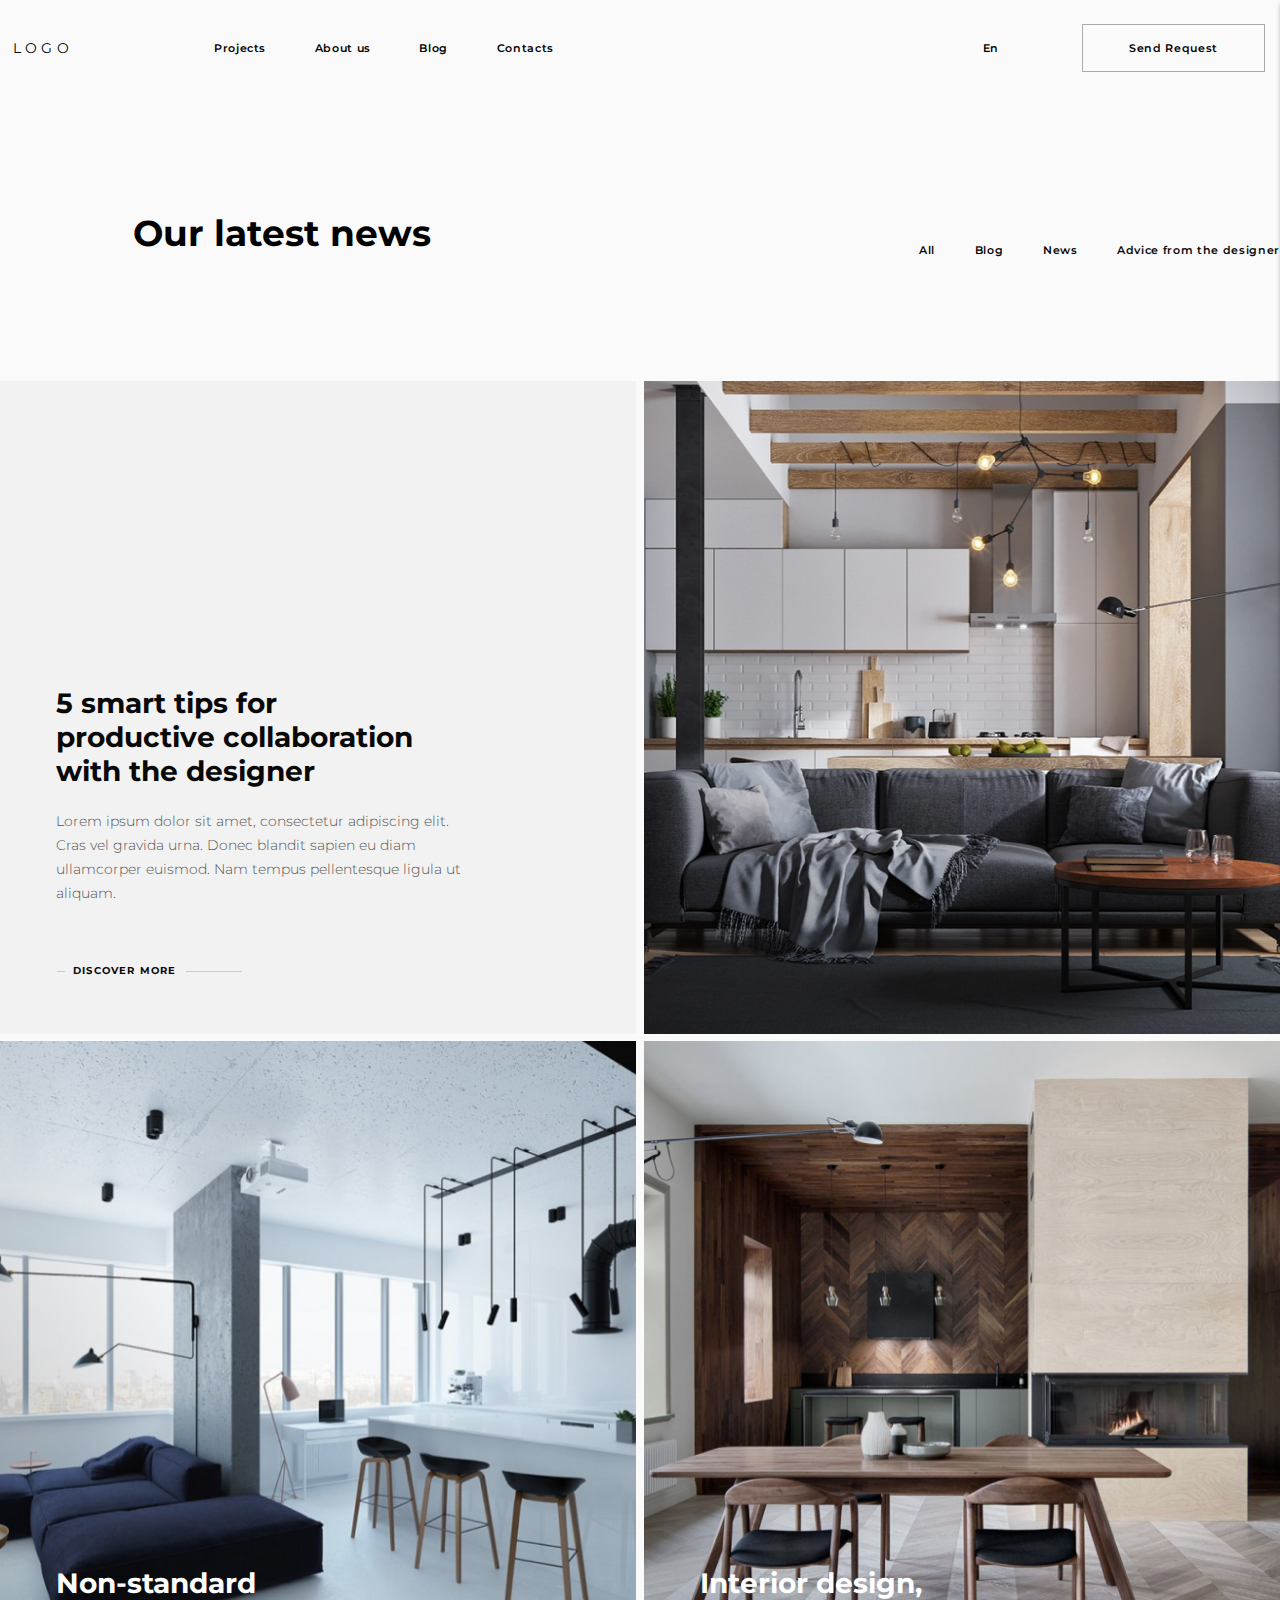
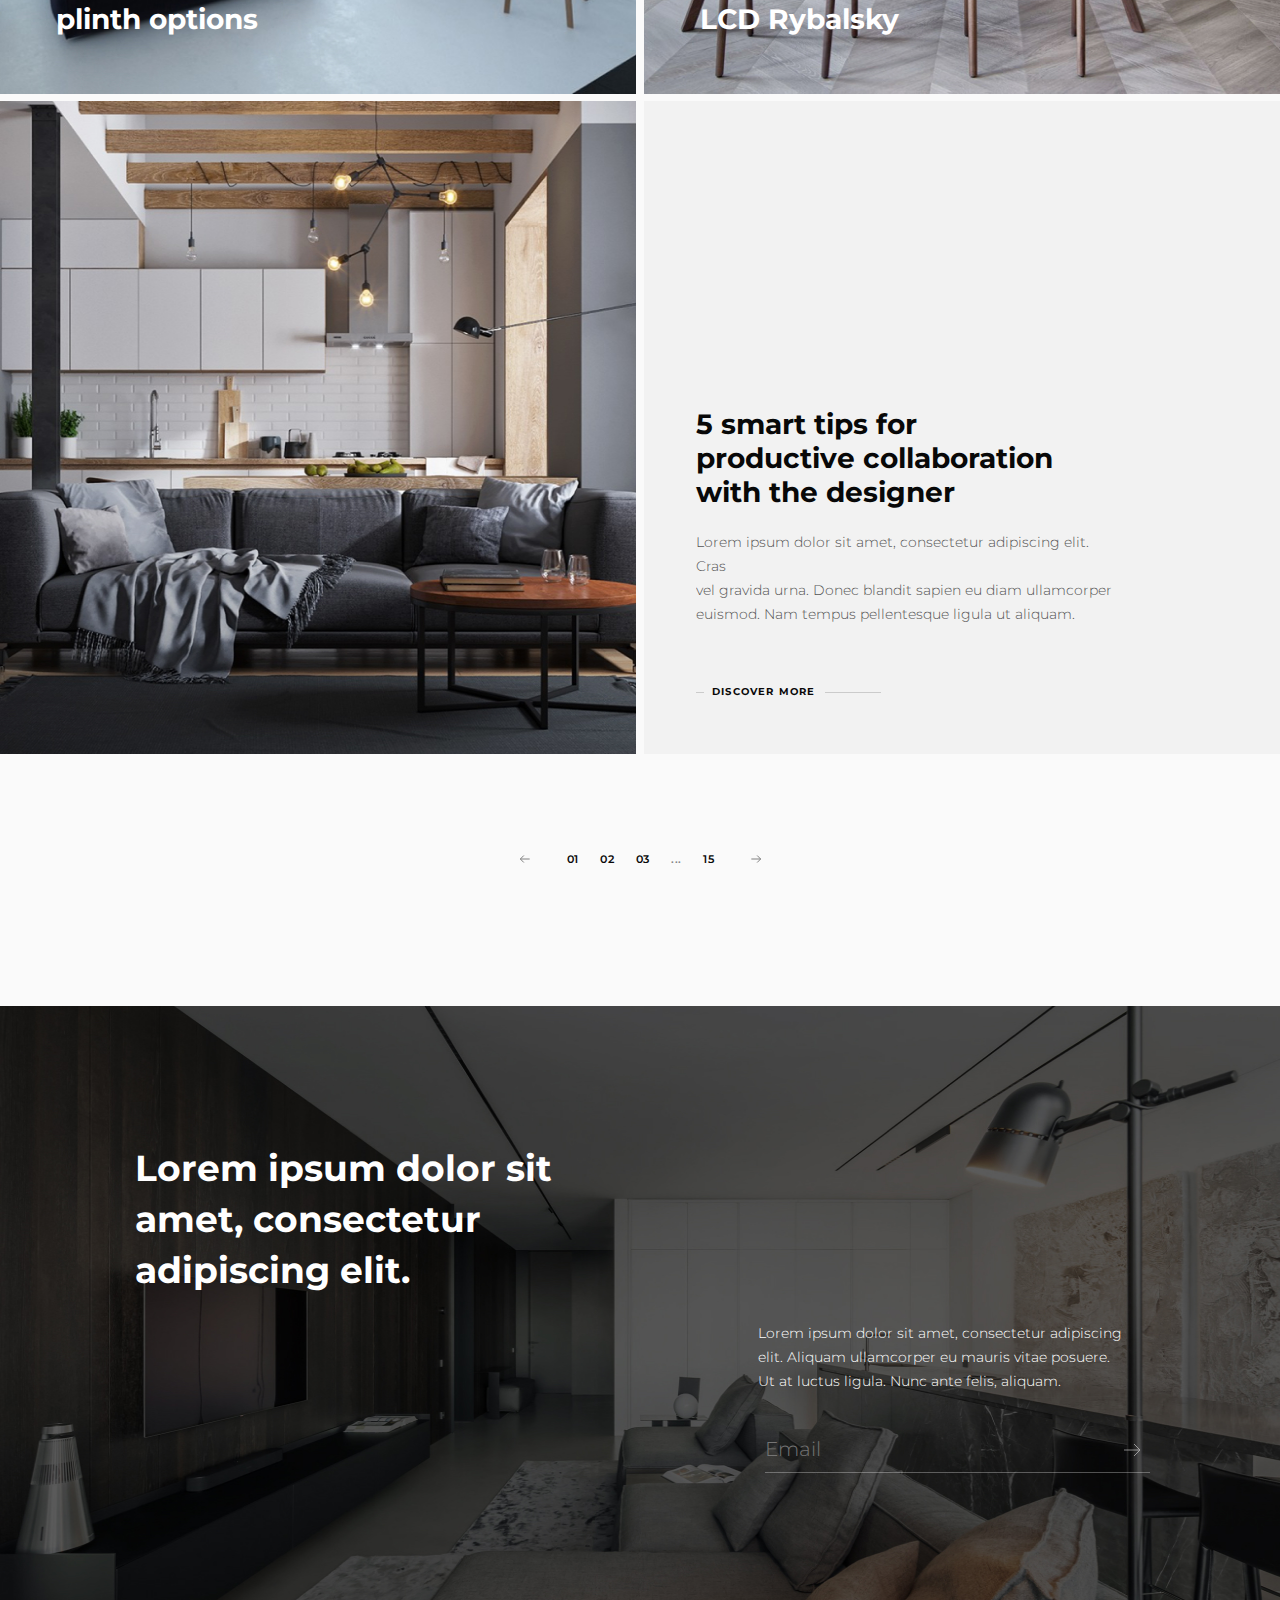
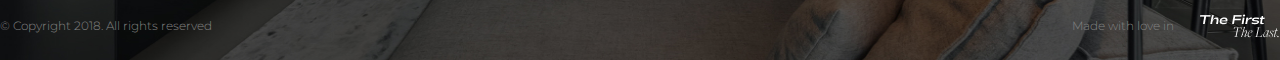
<file: news.html>
<!DOCTYPE html>
<html lang="en">
	 <head>
	<meta charset="UTF-8">
	<meta http-equiv="X-UA-Compatible" content="IE=edge">
	<meta name="viewport" content="width=device-width, initial-scale=1.0">
	<link rel="stylesheet" href="https://cdn.jsdelivr.net/npm/swiper@8/swiper-bundle.min.css">
	<link rel="stylesheet" href="css/style.min.css">
	<title>Студия интерьеров</title>
	<link rel="preconnect" href="https://fonts.googleapis.com">
	<link rel="preconnect" href="https://fonts.gstatic.com" crossorigin>
	<link href="https://fonts.googleapis.com/css2?family=Montserrat:wght@300;400;500;600;700&family=Roboto&display=swap" rel="stylesheet">
</head>
<body>
    <div class="wrapper wrapper__news">
        <header id="header" class="header lock-padding">
    <div class='header__container'>
        <div class="header__body header__body-black">
            <a href="index.html" class="header__logo header__logo-black">
                Logo
            </a>
            <div class="header__burger header__burger-black"></div>
            <nav class="header__menu">
                <ul class="header__list header__list-black">
                    <li>
                        <a href="index.html" class="header__link header__link-black">Home</a>
                    </li>
                    <li>
                        <a href="projects.html" class="header__link header__link-black">Projects</a>
                    </li>
                    <li>
                        <a href="about.html" class="header__link header__link-black">About us</a>
                    </li>
                    <li>
                        <a href="news.html" class="header__link header__link-black">Blog</a>
                    </li>
                    <li>
                        <a href="contact.html" class="header__link header__link-black">Contacts</a>
                    </li>
                </ul>
            </nav>
            <p class="text__menu text__menu-black">Menu</p>
            <div class="header__btn header__btn-black">
                <p>En</p>
                <a href="#" id="open__popup" class="header__button btn header__button-black">Send Request</a>
            </div>

            <div id="popup" class="popup">
                <div class="popup__container">
                    <div id="popup__body" class="popup__body">
                        <div class="popup__top-content">
                            <h2 class="popup__title">Calculate the cost of work</h2>
                            <form action="#" class="form__popup">
                                <div class="popup__input-left">
                                    <input type="text" placeholder="Name">
                                    <input type="text" placeholder="Phone">
                                    <input type="text" placeholder="Email"> 
                                </div>
                                <div class="popup__input-right">
                                    <input type="text" placeholder="Last name">
                                    <input type="text" placeholder="Your city">
                                    <input type="text" placeholder="Property type">
                                </div>
                                
                            </form>
                            <form action="#" class="popup__main-form"><input type="text" placeholder="Your comment"></form>
                        </div>
                        <div class="popup__bottom-content">
                            <p class="popup__bottom-title">Area (m2)</p>
                            <div class="pop-up__choices-block pop-up__choices-laptop">
                                <div class="pop-up__choice"><p class="pop-up__choice-text">to 50</p>
                                    <div class="pop-up__choice-round"></div>
                                </div>
                                <div class="pop-up__choice">
                                    <p class="pop-up__choice-text">50-150</p>
                                    <div class="pop-up__choice-round"></div>
                                </div>
                                <div class="pop-up__choice">
                                    <p class="pop-up__choice-text">150-250</p>
                                    <div class="pop-up__choice-round"></div>
                                </div>
                                <div class="pop-up__choice">
                                    <p class="pop-up__choice-text">250-400</p>
                                    <div class="pop-up__choice-round"></div>
                                </div>
                                <div class="pop-up__choice">
                                    <p class="pop-up__choice-text">400-600</p>
                                    <div class="pop-up__choice-round"></div>
                                </div><div class="pop-up__choice">
                                    <p class="pop-up__choice-text">600-800</p>
                                    <div class="pop-up__choice-round"></div>
                                </div><div class="pop-up__choice">
                                    <p class="pop-up__choice-text">800-1000</p>
                                    <div class="pop-up__choice-round"></div>
                                </div><div class="pop-up__choice">
                                    <p class="pop-up__choice-text">1000+</p>
                                    <div class="pop-up__choice-round"></div>
                                </div>
                            </div>
                            
                            <!-- <div class="pop-up__choices-block pop-up__choices-tablet">
                                <div class="pop-up__choice-4-wrapper">
                                    <div class="pop-up__choice">
                                        <p class="pop-up__choice-text">to 50</p>
                                        <div class="pop-up__choice-round"></div>
                                    </div><div class="pop-up__choice">
                                        <p class="pop-up__choice-text">50-150</p>
                                        <div class="pop-up__choice-round"></div>
                                    </div>
                                    <div class="pop-up__choice">
                                        <p class="pop-up__choice-text">150-250</p>
                                        <div class="pop-up__choice-round"></div>
                                    </div>
                                    <div class="pop-up__choice">
                                        <p class="pop-up__choice-text">250-400</p>
                                        <div class="pop-up__choice-round"></div>
                                    </div>
                                </div>
                                <div class="pop-up__choice-4-wrapper">
                                    <div class="pop-up__choice">
                                        <p class="pop-up__choice-text">400-600</p>
                                        <div class="pop-up__choice-round"></div>
                                    </div><div class="pop-up__choice">
                                        <p class="pop-up__choice-text">600-800</p>
                                        <div class="pop-up__choice-round"></div>
                                    </div><div class="pop-up__choice">
                                        <p class="pop-up__choice-text">800-1000</p>
                                        <div class="pop-up__choice-round"></div>
                                    </div><div class="pop-up__choice">
                                        <p class="pop-up__choice-text">1000+</p>
                                        <div class="pop-up__choice-round"></div>
                                    </div>
                                </div>
                            </div> -->
                            <div class="pop-up__bottom-body">
                                <div class="pop-up__bottom-left">
                                    <div class="pop-up__bottom-attach"></div>
                                    <div class="pop-up__bottom-text-wrapper">
                                        <p class="pop-up__bottom_text">Attach your file</p>
                                        <p class="pop-up__bottom_subtext">File size not more than 10 MB</p>
                                    </div>
                                </div>
                                <button class="common-font-11 common-btn pop-up__btn pop-up__btn-trigger">Send Request</button>
                            </div>
                        </div>
                        <div id="popup__close" class="popup__close"><img src="img/svgicons/close.svg" alt="#"></div>
                    </div>
                </div>
            </div>
        </div>
    </div>
</header>


    <main id="lock" class="main">
        <div class="header-news__container">
            <div class="news__header-nav">
                <h2>Our latest news</h2>
                <div class="projects__header-nav">
                    <button class="header-nav__projects-btn">Apartments</button>
                    <ul class="header__nav-projects">
                        <li><a href="index.html"> All</a></li>
                        <li><a href="oneproject.html">Blog</a></li>
                        <li><a href="onenews.html">News</a></li>
                        <li><a href="#">Advice from the designer</a></li>
                    </ul>
                </div>
            </div>
        </div>

        <div class="grid-news__container">
            <div class="grid-news__contents">
                <div class="grid-news__content-1">
                    <img src="img/news/news-grid5.jpg" alt="#" class="grid-news__content-icons-1">
                    <h4>5 smart tips for <br> productive collaboration <br> with the designer</h4>
                    <p>Lorem ipsum dolor sit amet, consectetur adipiscing elit. Cras vel gravida urna. Donec blandit sapien eu diam ullamcorper euismod. Nam tempus pellentesque ligula ut aliquam.</p>
                    <div class="discover">
                        <span class="discover-left"></span>
                        <p>Discover more</p>
                        <span class="discover-right"></span>
                    </div>
                </div>
                <div class="grid-news__content-2"></div>
                <div class="grid-news__content-3">
                    <p>Non-standard <br> plinth options</p>
                </div>
                <div class="grid-news__content-4">
                    <p>Interior design, <br> LCD Rybalsky</p>
                </div>
                <div class="grid-news__content-5"></div>
                <div class="grid-news__content-6">
                    <img src="img/news/news-grid6.jpg" alt="#" class="grid-news__content-icons-6">
                    <h4>5 smart tips for <br> productive collaboration <br> with the designer</h4>
                    <p>Lorem ipsum dolor sit amet, consectetur adipiscing elit. Cras <br> vel gravida urna. Donec blandit sapien eu diam ullamcorper euismod. Nam tempus pellentesque ligula ut aliquam.</p>
                    <div class="discover">
                        <span class="discover-left"></span>
                        <p>Discover more</p>
                        <span class="discover-right"></span>
                    </div>
                </div>
            </div>
            <div class="numbers__nav">
                <span class="numbers__nav-prev"><img src="img/svgicons/arrow-left.svg" alt="prev"></span>
                    <div class="number__nsv-number">
                        <p>01</p>
                        <p>02</p>
                        <p>03</p>
                        <p>...</p>
                        <p>15</p>
                    </div>
                <span class="numbers__nav-next"><img src="img/svgicons/arrow-right.svg" alt="next"></span>
            </div>
        </div>


        
        <div class="news-email__container">
            <div class="news-email__icon"></div>

            <div class="news-email__content-top">
                <h2>Lorem ipsum dolor sit <br> amet, consectetur <br> adipiscing elit. </h2>
            </div>
            <div class="news-email__content-bottom">
                <p>Lorem ipsum dolor sit amet, consectetur adipiscing <br> elit. Aliquam ullamcorper eu mauris vitae posuere. <br> Ut at luctus ligula. Nunc ante felis, aliquam.</p>
                <form action="#" class="email-btn">
                    <input type="email" placeholder="Email" class="email-block">
                    <a href="#" class="send"><img src="img/svgicons/arrow-email.svg" alt="#"></a>
                </form>
                
            </div>

            <footer class="footer">
                <div class="contact__footer footer__contents">
                    <div class="contact__footer-left">
                        <p>© Copyright 2018. All rights reserved</p>
                    </div>
					<div class="contact__footer-rigft">
						<p>Made with love in</p>
						<img src="img/svgicons/footerPic.webp" alt="#">
					</div>
                </div>
        </footer>
        </div>


    </main>


    </div>
    <script src="https://cdn.jsdelivr.net/npm/swiper@8/swiper-bundle.min.js"></script>
    <!-- Подключаем jQuery -->
    <script src="https://code.jquery.com/jquery-3.4.1.slim.min.js"></script>
    <!-- Подключаем файл JS скриптов -->
    <script src="js/app.min.js"></script>
</body>
</html>
</file>
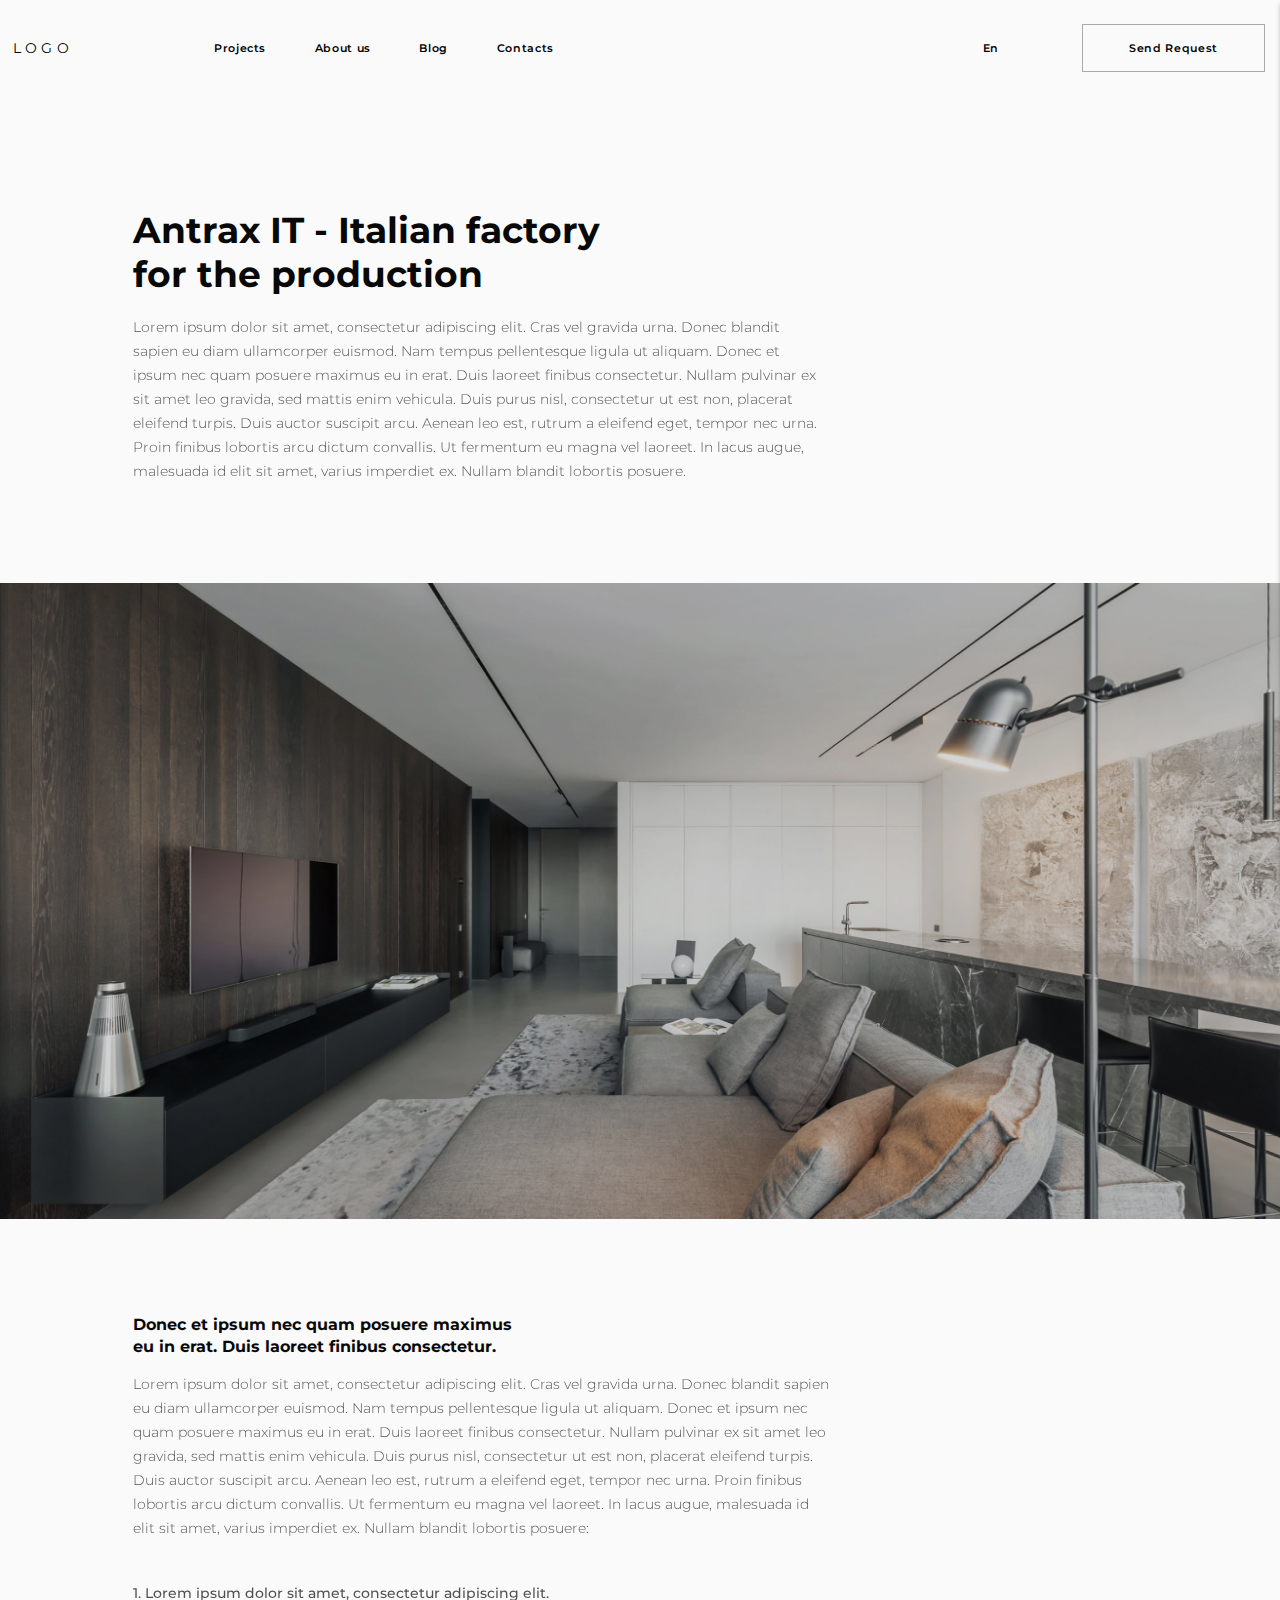
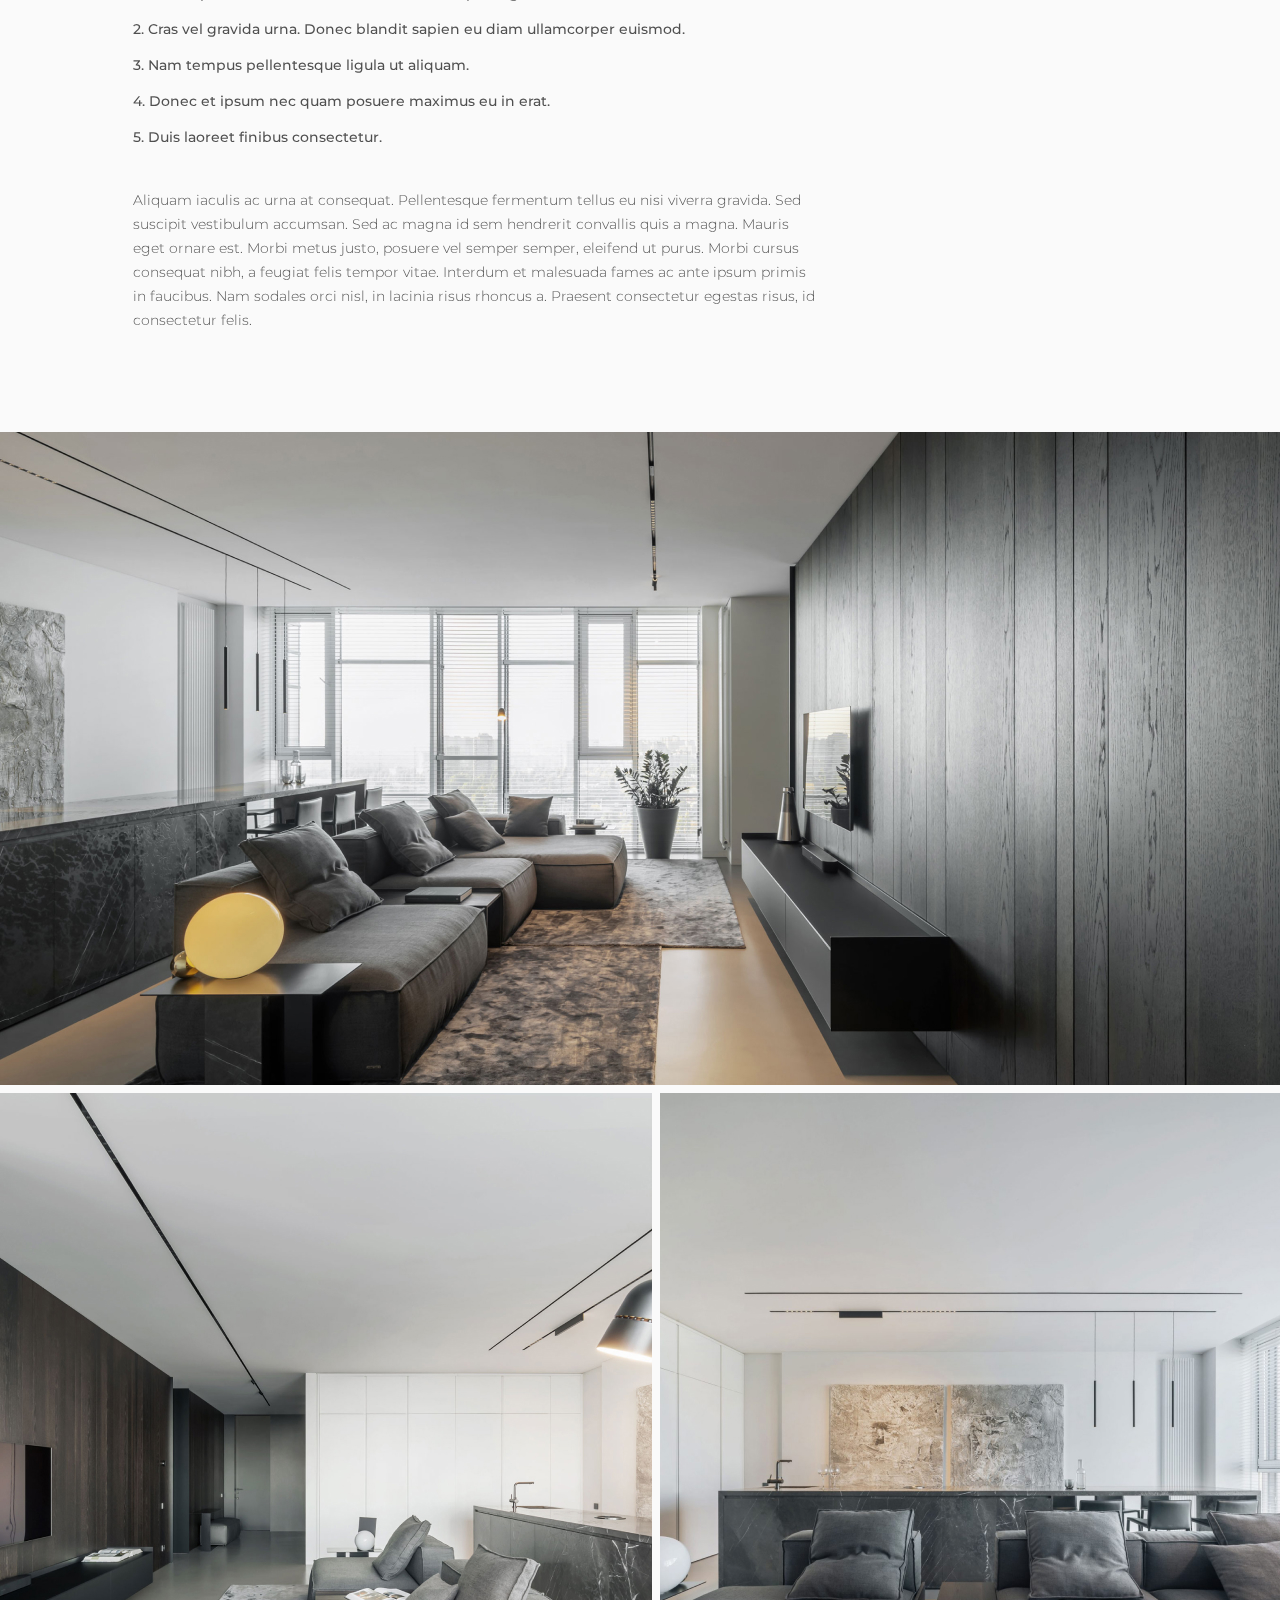
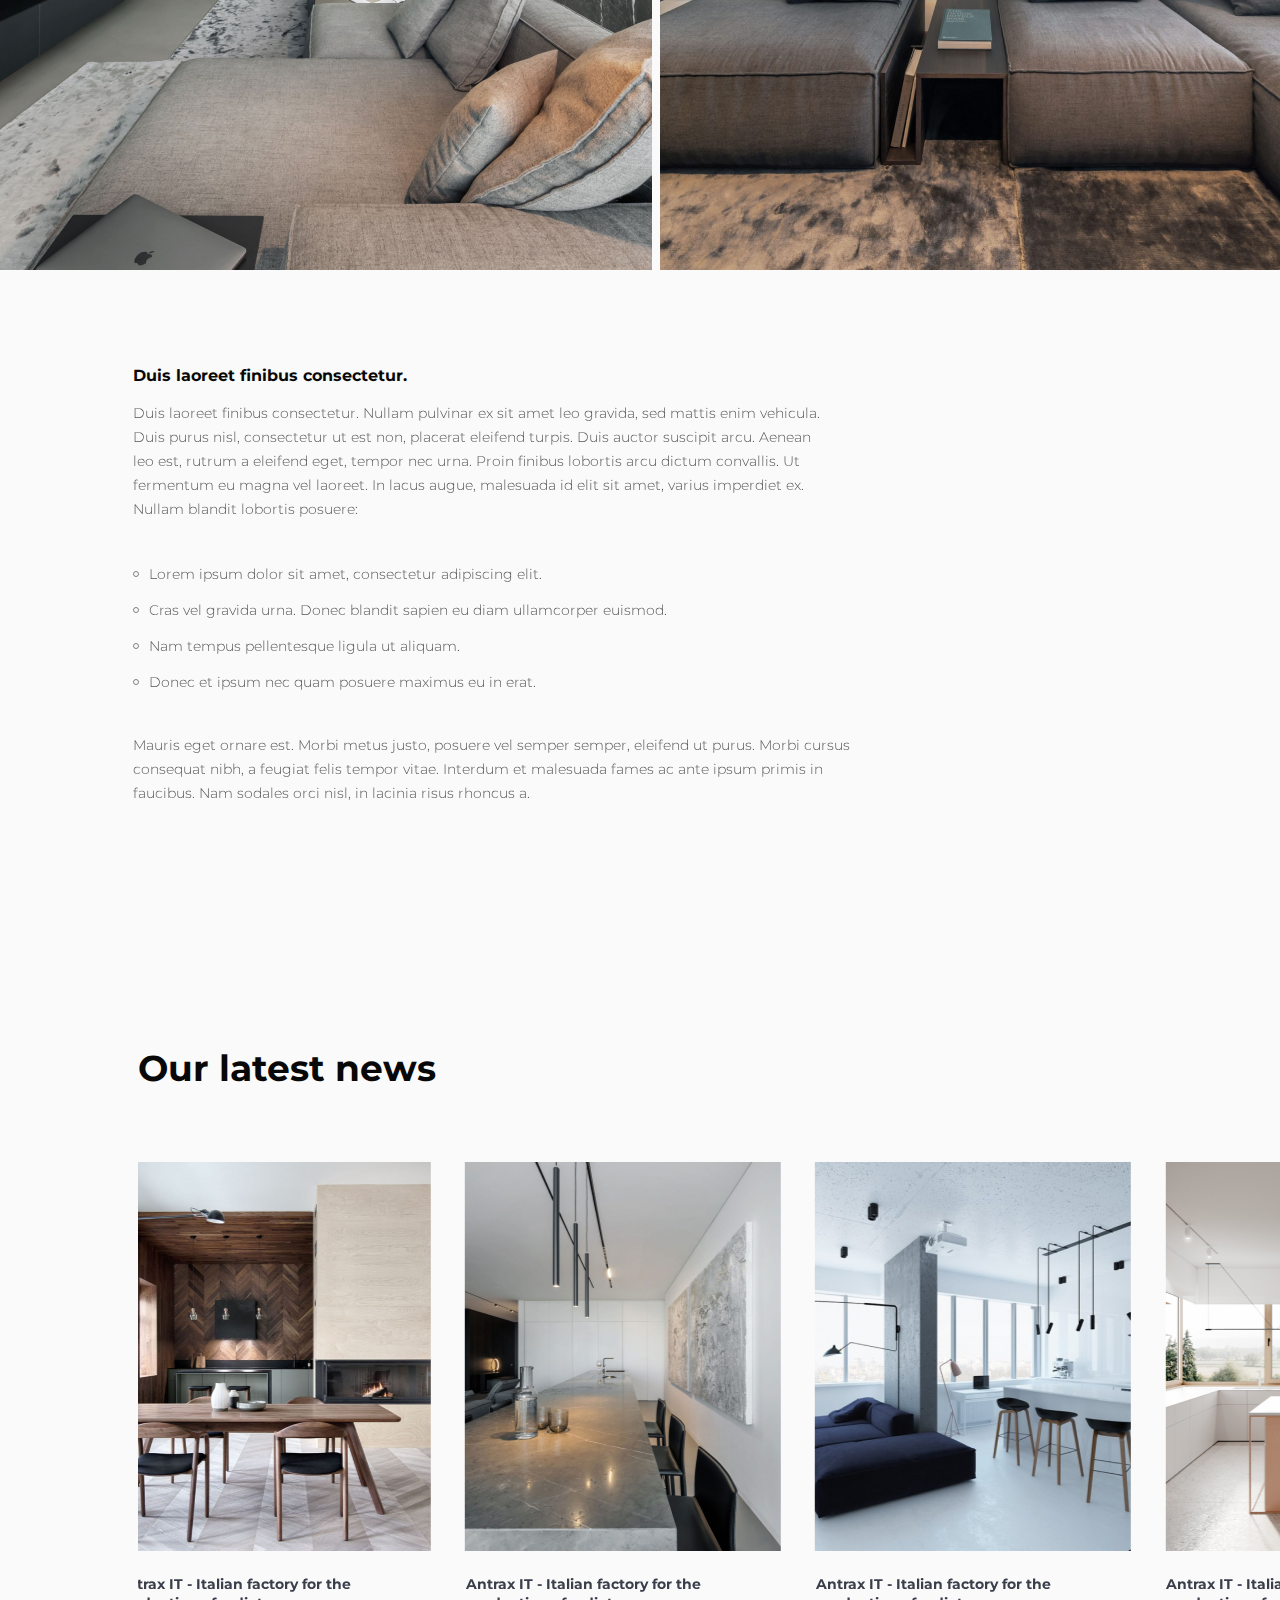
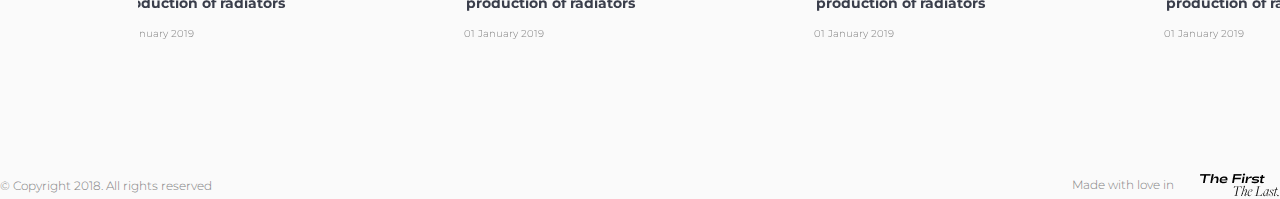
<file: onenews.html>
<!DOCTYPE html>
<html lang="en">
	 <head>
	<meta charset="UTF-8">
	<meta http-equiv="X-UA-Compatible" content="IE=edge">
	<meta name="viewport" content="width=device-width, initial-scale=1.0">
	<link rel="stylesheet" href="https://cdn.jsdelivr.net/npm/swiper@8/swiper-bundle.min.css">
	<link rel="stylesheet" href="css/style.min.css">
	<title>Студия интерьеров</title>
	<link rel="preconnect" href="https://fonts.googleapis.com">
	<link rel="preconnect" href="https://fonts.gstatic.com" crossorigin>
	<link href="https://fonts.googleapis.com/css2?family=Montserrat:wght@300;400;500;600;700&family=Roboto&display=swap" rel="stylesheet">
</head>
<body>
    <div class="wrapper wrapper__onenews">
        <header id="header" class="header lock-padding">
    <div class='header__container'>
        <div class="header__body header__body-black">
            <a href="index.html" class="header__logo header__logo-black">
                Logo
            </a>
            <div class="header__burger header__burger-black"></div>
            <nav class="header__menu">
                <ul class="header__list header__list-black">
                    <li>
                        <a href="index.html" class="header__link header__link-black">Home</a>
                    </li>
                    <li>
                        <a href="projects.html" class="header__link header__link-black">Projects</a>
                    </li>
                    <li>
                        <a href="about.html" class="header__link header__link-black">About us</a>
                    </li>
                    <li>
                        <a href="news.html" class="header__link header__link-black">Blog</a>
                    </li>
                    <li>
                        <a href="contact.html" class="header__link header__link-black">Contacts</a>
                    </li>
                </ul>
            </nav>
            <p class="text__menu text__menu-black">Menu</p>
            <div class="header__btn header__btn-black">
                <p>En</p>
                <a href="#" id="open__popup" class="header__button btn header__button-black">Send Request</a>
            </div>

            <div id="popup" class="popup">
                <div class="popup__container">
                    <div id="popup__body" class="popup__body">
                        <div class="popup__top-content">
                            <h2 class="popup__title">Calculate the cost of work</h2>
                            <form action="#" class="form__popup">
                                <div class="popup__input-left">
                                    <input type="text" placeholder="Name">
                                    <input type="text" placeholder="Phone">
                                    <input type="text" placeholder="Email"> 
                                </div>
                                <div class="popup__input-right">
                                    <input type="text" placeholder="Last name">
                                    <input type="text" placeholder="Your city">
                                    <input type="text" placeholder="Property type">
                                </div>
                                
                            </form>
                            <form action="#" class="popup__main-form"><input type="text" placeholder="Your comment"></form>
                        </div>
                        <div class="popup__bottom-content">
                            <p class="popup__bottom-title">Area (m2)</p>
                            <div class="pop-up__choices-block pop-up__choices-laptop">
                                <div class="pop-up__choice"><p class="pop-up__choice-text">to 50</p>
                                    <div class="pop-up__choice-round"></div>
                                </div>
                                <div class="pop-up__choice">
                                    <p class="pop-up__choice-text">50-150</p>
                                    <div class="pop-up__choice-round"></div>
                                </div>
                                <div class="pop-up__choice">
                                    <p class="pop-up__choice-text">150-250</p>
                                    <div class="pop-up__choice-round"></div>
                                </div>
                                <div class="pop-up__choice">
                                    <p class="pop-up__choice-text">250-400</p>
                                    <div class="pop-up__choice-round"></div>
                                </div>
                                <div class="pop-up__choice">
                                    <p class="pop-up__choice-text">400-600</p>
                                    <div class="pop-up__choice-round"></div>
                                </div><div class="pop-up__choice">
                                    <p class="pop-up__choice-text">600-800</p>
                                    <div class="pop-up__choice-round"></div>
                                </div><div class="pop-up__choice">
                                    <p class="pop-up__choice-text">800-1000</p>
                                    <div class="pop-up__choice-round"></div>
                                </div><div class="pop-up__choice">
                                    <p class="pop-up__choice-text">1000+</p>
                                    <div class="pop-up__choice-round"></div>
                                </div>
                            </div>
                            
                            <!-- <div class="pop-up__choices-block pop-up__choices-tablet">
                                <div class="pop-up__choice-4-wrapper">
                                    <div class="pop-up__choice">
                                        <p class="pop-up__choice-text">to 50</p>
                                        <div class="pop-up__choice-round"></div>
                                    </div><div class="pop-up__choice">
                                        <p class="pop-up__choice-text">50-150</p>
                                        <div class="pop-up__choice-round"></div>
                                    </div>
                                    <div class="pop-up__choice">
                                        <p class="pop-up__choice-text">150-250</p>
                                        <div class="pop-up__choice-round"></div>
                                    </div>
                                    <div class="pop-up__choice">
                                        <p class="pop-up__choice-text">250-400</p>
                                        <div class="pop-up__choice-round"></div>
                                    </div>
                                </div>
                                <div class="pop-up__choice-4-wrapper">
                                    <div class="pop-up__choice">
                                        <p class="pop-up__choice-text">400-600</p>
                                        <div class="pop-up__choice-round"></div>
                                    </div><div class="pop-up__choice">
                                        <p class="pop-up__choice-text">600-800</p>
                                        <div class="pop-up__choice-round"></div>
                                    </div><div class="pop-up__choice">
                                        <p class="pop-up__choice-text">800-1000</p>
                                        <div class="pop-up__choice-round"></div>
                                    </div><div class="pop-up__choice">
                                        <p class="pop-up__choice-text">1000+</p>
                                        <div class="pop-up__choice-round"></div>
                                    </div>
                                </div>
                            </div> -->
                            <div class="pop-up__bottom-body">
                                <div class="pop-up__bottom-left">
                                    <div class="pop-up__bottom-attach"></div>
                                    <div class="pop-up__bottom-text-wrapper">
                                        <p class="pop-up__bottom_text">Attach your file</p>
                                        <p class="pop-up__bottom_subtext">File size not more than 10 MB</p>
                                    </div>
                                </div>
                                <button class="common-font-11 common-btn pop-up__btn pop-up__btn-trigger">Send Request</button>
                            </div>
                        </div>
                        <div id="popup__close" class="popup__close"><img src="img/svgicons/close.svg" alt="#"></div>
                    </div>
                </div>
            </div>
        </div>
    </div>
</header>


        <main class="main">
            <div class="onenews-production__container">
                <div class="onenews-production__content">
                    <div class="onenews-production__top-content">
                        <h2 class="onenews-production__title">
                            Antrax IT - Italian factory <br> for the production
                        </h2>
                        <div class="onenews-production__share">
                            <h6>Share:</h6>
                            <div class="onenews-production__share-link">
                                <img src="img/svgicons/facebook.svg" alt="#">
                                <img src="img/svgicons/twitter.svg" alt="#">
                                <img src="img/svgicons/in.svg" alt="#">
                                <img src="img/svgicons/link.svg" alt="#">
                            </div>
                        </div>
                    </div>
                    <p class="onenews-production__text">
                        Lorem ipsum dolor sit amet, consectetur adipiscing elit.
                        Cras vel gravida urna. Donec blandit sapien eu diam ullamcorper
                        euismod. Nam tempus pellentesque ligula ut aliquam. Donec et ipsum
                        nec quam posuere maximus eu in erat. Duis laoreet finibus consectetur.
                        Nullam pulvinar ex sit amet leo gravida, sed mattis enim vehicula. Duis
                        purus nisl, consectetur ut est non, placerat eleifend turpis. Duis 
                        auctor suscipit arcu. Aenean leo est, rutrum a eleifend eget,
                        tempor nec urna. Proin finibus lobortis arcu dictum convallis. 
                        Ut fermentum eu magna vel laoreet. In lacus augue, malesuada id elit sit amet, 
                        varius imperdiet ex. Nullam blandit lobortis posuere.
                    </p>
                </div>
            </div>

            <div class="onenews-bigicon__container">
                <img src="img/onenews/header-onenews.jpg" alt="#">
            </div>

            <div class="onenews-consectetur__container">
                <h4 class="onenews-consectetur__title">Donec et ipsum nec quam posuere maximus eu in erat. Duis laoreet finibus consectetur. </h4>
                <p class="onenews-consectetur__text-top">Lorem ipsum dolor sit amet, consectetur adipiscing elit. Cras vel gravida urna. Donec blandit sapien eu diam ullamcorper euismod. Nam tempus pellentesque ligula ut aliquam. Donec et ipsum nec quam posuere maximus eu in erat. Duis laoreet finibus consectetur. Nullam pulvinar ex sit amet leo gravida, sed mattis enim vehicula. Duis purus nisl, consectetur ut est non, placerat eleifend turpis. Duis auctor suscipit arcu. Aenean leo est, rutrum a eleifend eget, tempor nec urna. Proin finibus lobortis arcu dictum convallis. Ut fermentum eu magna vel laoreet. In lacus augue, malesuada id elit sit amet, varius imperdiet ex. Nullam blandit lobortis posuere:</p>
                <ul class="onenews-consectetur__list">
                    <ol>1. Lorem ipsum dolor sit amet, consectetur adipiscing elit.</ol>
                    <ol>2. Cras vel gravida urna. Donec blandit sapien eu diam ullamcorper euismod.</ol>
                    <ol>3. Nam tempus pellentesque ligula ut aliquam. </ol>
                    <ol>4. Donec et ipsum nec quam posuere maximus eu in erat.</ol>
                    <ol>5. Duis laoreet finibus consectetur. </ol>
                </ul>
                <p class="onenews-consectetur__text-bottom">Aliquam iaculis ac urna at consequat. Pellentesque fermentum tellus eu nisi viverra gravida. Sed suscipit vestibulum accumsan. Sed ac magna id sem hendrerit convallis quis a magna. Mauris eget ornare est. Morbi metus justo, posuere vel semper semper, eleifend ut purus. Morbi cursus consequat nibh, a feugiat felis tempor vitae. Interdum et malesuada fames ac ante ipsum primis in faucibus. Nam sodales orci nisl, in lacinia risus rhoncus a. Praesent consectetur egestas risus, id consectetur felis.</p>
            </div>

            <div class="onenews-grid__container">
                <div class="onenews-grid">
                    <div class="onenews-grid__icon-1">
                        <img src="img/onenews/grid-onenews1.jpg" alt="#">
                    </div>
                    <div class="onenews-grid__icon-2">
                        <img src="img/onenews/grid-onenews2.jpg" alt="#">
                    </div>
                    <div class="onenews-grid__icon-3">
                        <img src="img/onenews/grid-onenews3.jpg" alt="#">
                    </div>
                </div>
            </div>

            <div class="onenews-consectetur__container">
                <h2 class="onenews-consectetur__title-bottom">Duis laoreet finibus consectetur. </h2>
                <p class="onenews-consectetur__text-top-bottom">Duis laoreet finibus consectetur. Nullam pulvinar ex sit amet leo gravida, sed mattis enim vehicula. Duis purus nisl, consectetur ut est non, placerat eleifend turpis. Duis auctor suscipit arcu. Aenean leo est, rutrum a eleifend eget, tempor nec urna. Proin finibus lobortis arcu dictum convallis. Ut fermentum eu magna vel laoreet. In lacus augue, malesuada id elit sit amet, varius imperdiet ex. Nullam blandit lobortis posuere:</p>
                <ul class="onenews-consectetur__list-bottom">
                    <li>Lorem ipsum dolor sit amet, consectetur adipiscing elit. </li>
                    <li>Cras vel gravida urna. Donec blandit sapien eu diam ullamcorper euismod.</li>
                    <li>Nam tempus pellentesque ligula ut aliquam. </li>
                    <li>Donec et ipsum nec quam posuere maximus eu in erat.</li>
                </ul>
                <p class="onenews-consectetur__text-bottom-bottom">Mauris eget ornare est. Morbi metus justo, posuere vel semper semper, eleifend ut purus. Morbi cursus consequat nibh, a feugiat felis tempor vitae. Interdum et malesuada fames ac ante ipsum primis in faucibus. Nam sodales orci nisl, in lacinia risus rhoncus a. </p>
                
                <div class="onenews-production__share onenews-production__share-1024">
                    <h6>Share:</h6>
                    <div class="onenews-production__share-link">
                        <img src="img/svgicons/facebook.svg" alt="#">
                        <img src="img/svgicons/twitter.svg" alt="#">
                        <img src="img/svgicons/in.svg" alt="#">
                        <img src="img/svgicons/link.svg" alt="#">
                    </div>
                </div>
            </div>

            <div class="onenews-swiper__container">
                <h2 class="onenews-swiper__title">Our latest news</h2>
                <div class="popular__slider">
                    <div class="swiper popular-slider">
                        <div class="swiper-wrapper">
                            <div class="swiper-slide popular-slide">
                                <div class="popular-slide__thumb">
                                    <img src="img/onenews/onenews-swiper1.jpg" alt="#">
                                </div>
                                <div class="popular-slide__text">
                                    <h4 class="popular-slide__title">
                                        Antrax IT - Italian factory for the production of radiators
                                    </h4>
                                    <p class="popular-slide__desc">01 January 2019</p>
                                </div>
                            </div>
                            <div class="swiper-slide popular-slide">
                                <div class="popular-slide__thumb">
                                    <img src="img/onenews/onenews-swiper2.jpg" alt="#">
                                </div>
                                <div class="popular-slide__text">
                                    <h4 class="popular-slide__title">
                                        Antrax IT - Italian factory for the production of radiators
                                    </h4>
                                    <p class="popular-slide__desc">01 January 2019</p>
                                </div>
                            </div>
                            <div class="swiper-slide popular-slide">
                                <div class="popular-slide__thumb">
                                    <img src="img/onenews/onenews-swiper3.jpg" alt="#">
                                </div>
                                <div class="popular-slide__text">
                                    <h4 class="popular-slide__title">
                                        Antrax IT - Italian factory for the production of radiators
                                    </h4>
                                    <p class="popular-slide__desc">01 January 2019</p>
                                </div>
                            </div>
                            <div class="swiper-slide popular-slide">
                                <div class="popular-slide__thumb">
                                    <img src="img/onenews/onenews-swiper4.jpg" alt="#">
                                </div>
                                <div class="popular-slide__text">
                                    <h4 class="popular-slide__title">
                                        Antrax IT - Italian factory for the production of radiators
                                    </h4>
                                    <p class="popular-slide__desc">01 January 2019</p>
                                </div>
                            </div>
                        </div>
                    </div>
                </div>
                <footer class="footer">
                    <div class="footer__contents footer__contents-onenews">
                        <p class="footer__left">© Copyright 2018. All rights reserved</p>
                    
                        <div class="contact__footer-rigft">
                            <p>Made with love in</p>
                            <img src="img/svgicons/footerPic.webp" alt="#" class="contact__footer-rigft-about">
                        </div>
                    </div>
                </footer>
            </div>


        </main>
    </div>
    <script src="https://cdn.jsdelivr.net/npm/swiper@8/swiper-bundle.min.js"></script>
    <!-- Подключаем jQuery -->
    <script src="https://code.jquery.com/jquery-3.4.1.slim.min.js"></script>
    <!-- Подключаем файл JS скриптов -->
    <script src="js/app.min.js"></script>
</body>
</html>
</file>
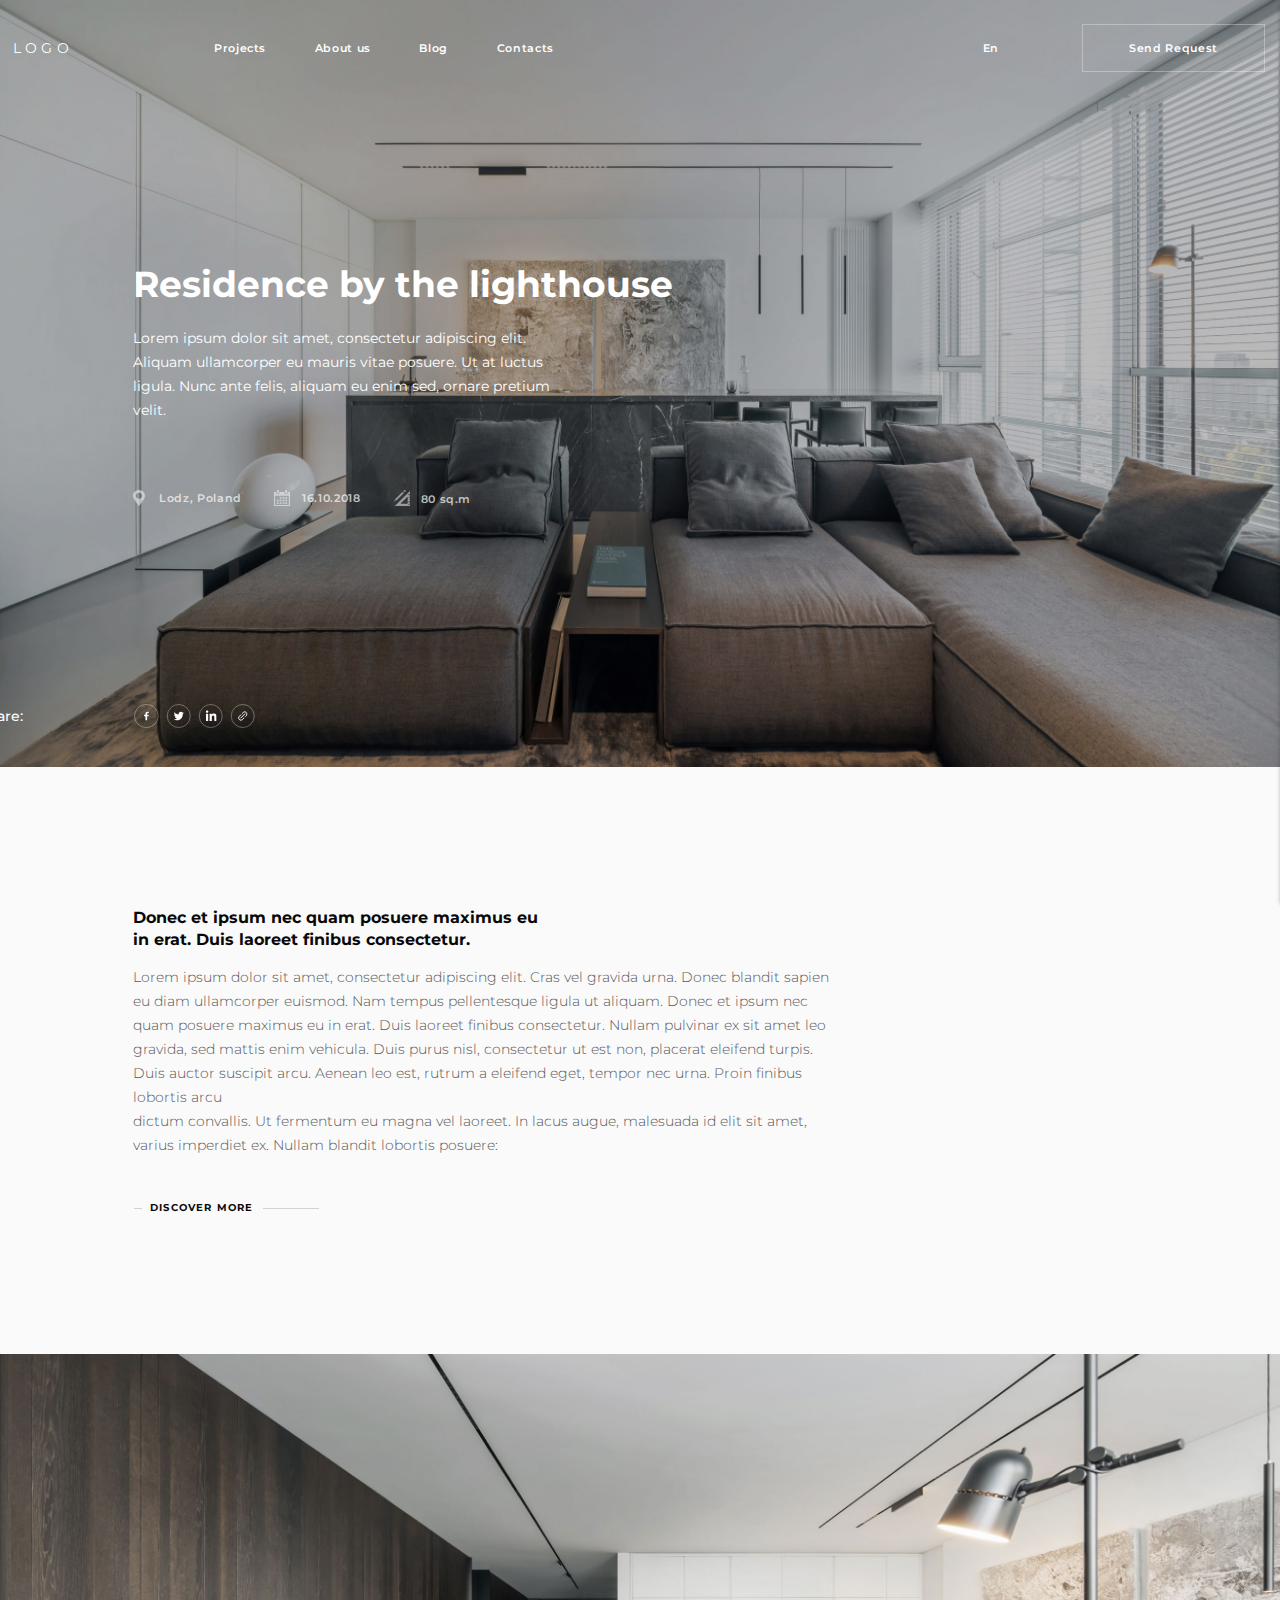
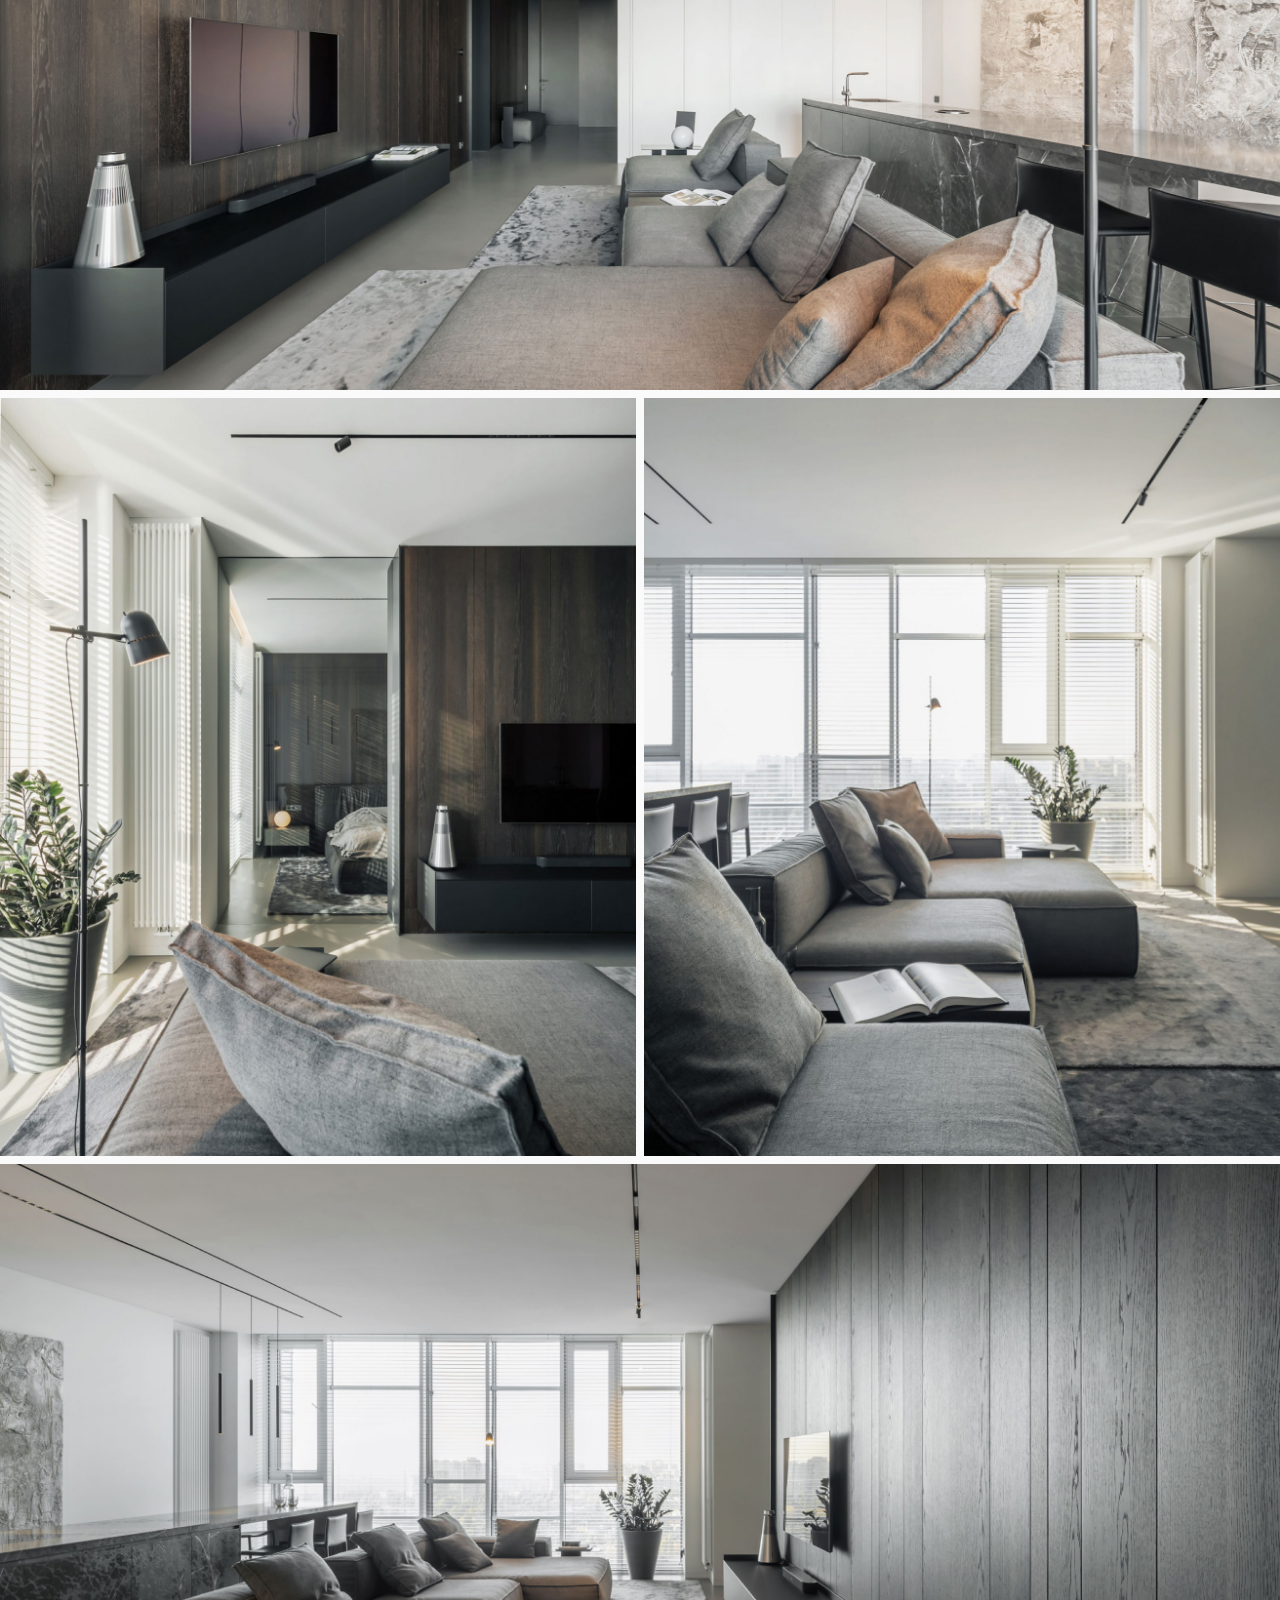
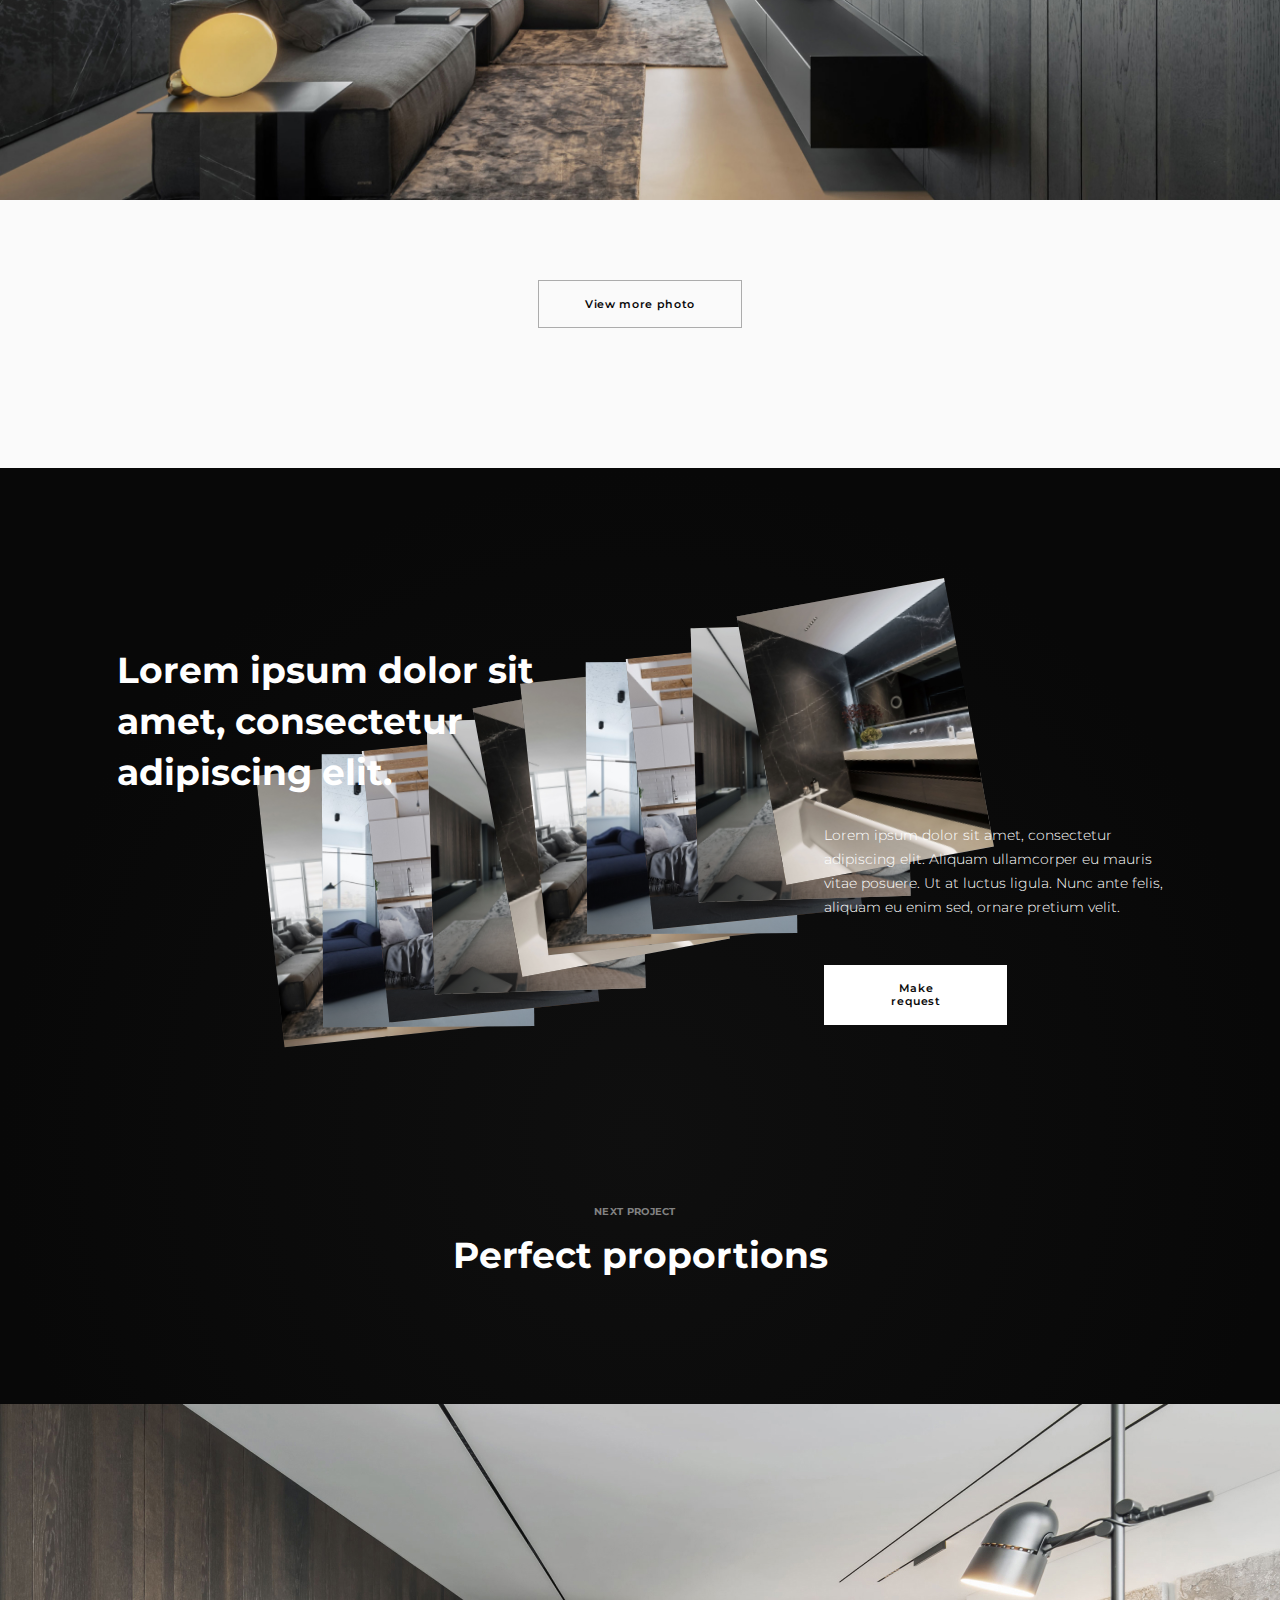
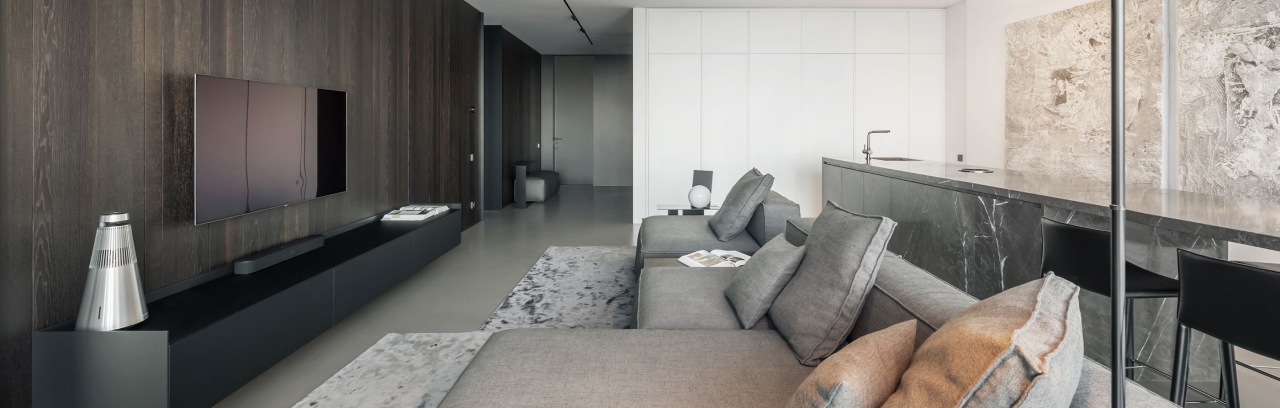
<file: oneproject.html>
<!DOCTYPE html>
<html lang="en">
	 <head>
	<meta charset="UTF-8">
	<meta http-equiv="X-UA-Compatible" content="IE=edge">
	<meta name="viewport" content="width=device-width, initial-scale=1.0">
	<link rel="stylesheet" href="https://cdn.jsdelivr.net/npm/swiper@8/swiper-bundle.min.css">
	<link rel="stylesheet" href="css/style.min.css">
	<title>Студия интерьеров</title>
	<link rel="preconnect" href="https://fonts.googleapis.com">
	<link rel="preconnect" href="https://fonts.gstatic.com" crossorigin>
	<link href="https://fonts.googleapis.com/css2?family=Montserrat:wght@300;400;500;600;700&family=Roboto&display=swap" rel="stylesheet">
</head>
<body>
    <div class="wrapper wrapper__oneprojects">
        <header id="header" class="header lock-padding">
    <div class='header__container'>
        <div class="header__body">
            <a href="index.html" class="header__logo">
                Logo
            </a>
            <div class="header__burger"></div>
            <nav class="header__menu">
                <ul class="header__list">
                    <li>
                        <a href="index.html" class="header__link">Home</a>
                    </li>
                    <li>
                        <a href="projects.html" class="header__link">Projects</a>
                    </li>
                    <li>
                        <a href="about.html" class="header__link">About us</a>
                    </li>
                    <li>
                        <a href="news.html" class="header__link">Blog</a>
                    </li>
                    <li>
                        <a href="contact.html" class="header__link">Contacts</a>
                    </li>
                </ul>
            </nav>
            <p class="text__menu">Menu</p>
            <div class="header__btn">
                <p>En</p>
                <a href="#" id="open__popup" class="header__button btn">Send Request</a>
            </div>

            <div id="popup" class="popup">
                <div id="popup__body" class="popup__body">
                    <div class="popup__top-content">
                        <h2 class="popup__title">Calculate the cost of work</h2>
                        <form action="#" class="form__popup">
                            <div class="popup__input-left">
                                <input type="text" placeholder="Name">
                                <input type="text" placeholder="Phone">
                                <input type="text" placeholder="Email"> 
                            </div>
                            <div class="popup__input-right">
                                <input type="text" placeholder="Last name">
                                <input type="text" placeholder="Your city">
                                <input type="text" placeholder="Property type">
                            </div>
                            
                        </form>
                        <form action="#" class="popup__main-form"><input type="text" placeholder="Your comment"></form>
                    </div>
                    <div class="popup__bottom-content">
                        <p class="popup__bottom-title">Area (m2)</p>
                        <div class="pop-up__choices-block pop-up__choices-laptop">
                            <div class="pop-up__choice"><p class="pop-up__choice-text">to 50</p>
                                <div class="pop-up__choice-round"></div>
                            </div>
                            <div class="pop-up__choice">
                                <p class="pop-up__choice-text">50-150</p>
                                <div class="pop-up__choice-round"></div>
                            </div>
                            <div class="pop-up__choice">
                                <p class="pop-up__choice-text">150-250</p>
                                <div class="pop-up__choice-round"></div>
                            </div>
                            <div class="pop-up__choice">
                                <p class="pop-up__choice-text">250-400</p>
                                <div class="pop-up__choice-round"></div>
                            </div>
                            <div class="pop-up__choice">
                                <p class="pop-up__choice-text">400-600</p>
                                <div class="pop-up__choice-round"></div>
                            </div><div class="pop-up__choice">
                                <p class="pop-up__choice-text">600-800</p>
                                <div class="pop-up__choice-round"></div>
                            </div><div class="pop-up__choice">
                                <p class="pop-up__choice-text">800-1000</p>
                                <div class="pop-up__choice-round"></div>
                            </div><div class="pop-up__choice">
                                <p class="pop-up__choice-text">1000+</p>
                                <div class="pop-up__choice-round"></div>
                            </div>
                        </div>
                        
                        <div class="pop-up__choices-block pop-up__choices-tablet">
                            <div class="pop-up__choice-4-wrapper">
                                <div class="pop-up__choice">
                                    <p class="pop-up__choice-text">to 50</p>
                                    <div class="pop-up__choice-round"></div>
                                </div><div class="pop-up__choice">
                                    <p class="pop-up__choice-text">50-150</p>
                                    <div class="pop-up__choice-round"></div>
                                </div>
                                <div class="pop-up__choice">
                                    <p class="pop-up__choice-text">150-250</p>
                                    <div class="pop-up__choice-round"></div>
                                </div>
                                <div class="pop-up__choice">
                                    <p class="pop-up__choice-text">250-400</p>
                                    <div class="pop-up__choice-round"></div>
                                </div>
                            </div>
                            <div class="pop-up__choice-4-wrapper">
                                <div class="pop-up__choice">
                                    <p class="pop-up__choice-text">400-600</p>
                                    <div class="pop-up__choice-round"></div>
                                </div><div class="pop-up__choice">
                                    <p class="pop-up__choice-text">600-800</p>
                                    <div class="pop-up__choice-round"></div>
                                </div><div class="pop-up__choice">
                                    <p class="pop-up__choice-text">800-1000</p>
                                    <div class="pop-up__choice-round"></div>
                                </div><div class="pop-up__choice">
                                    <p class="pop-up__choice-text">1000+</p>
                                    <div class="pop-up__choice-round"></div>
                                </div>
                            </div>
                        </div>
                        <div class="pop-up__bottom-body">
                            <div class="pop-up__bottom-left">
                                <div class="pop-up__bottom-attach"></div>
                                <div class="pop-up__bottom-text-wrapper">
                                    <p class="pop-up__bottom_text">Attach your file</p>
                                    <p class="pop-up__bottom_subtext">File size not more than 10 MB</p>
                                </div>
                            </div>
                            <button class="common-font-11 common-btn pop-up__btn pop-up__btn-trigger">Send Request</button>
                        </div>
                    </div>
                    <div id="popup__close" class="popup__close"><img src="img/svgicons/close.svg" alt="#"></div>
                </div>
            </div>
        </div>
    </div>
</header>




        <main class="main">

            <div class="header__oneprojects">
                <div class="oneprojects__container">
                    <div class="oneprojects__contents">
                        <h2 class="oneprojects__header-title">Residence <br> by the lighthouse</h2>
                        <p class="oneprojects__header-text">Lorem ipsum dolor sit amet, consectetur adipiscing elit. Aliquam ullamcorper eu mauris vitae posuere. Ut at luctus ligula. Nunc ante felis, aliquam eu enim sed, ornare pretium velit.</p>
                        <div class="oneprojects__header-thumb">
                            <div class="oneprojects__header-thumb-1">
                                <img src="img/svgicons/map-oneprojects.svg" alt="#" class="thumb__icon-1">
                                <p class="thumb-text-1">Lodz, Poland</p>
                            </div>
                            <div class="oneprojects__header-thumb-2">
                                <img src="img/svgicons/calendar.svg" alt="#" class="thumb__icon-2">
                                <p class="thumb-text-2">16.10.2018</p>
                            </div>
                            <div class="oneprojects__header-thumb-3">
                                <img src="img/svgicons/math.svg" alt="#" class="thumb__icon-3">
                                <p class="thumb-text-3">80 sq.m</p>
                            </div>
                        </div>
                        <div class="oneprojects__header-share">
                            <p>Share:</p>
                            <div class="oneprojects__header-share-icons">
                                <img src="img/svgicons/facebook-white.svg" alt="#">
                                <img src="img/svgicons/twitter-white.svg" alt="#">
                                <img src="img/svgicons/in-white.svg" alt="#">
                                <img src="img/svgicons/link-white.svg" alt="#">
                            </div>
                        </div>
                    </div>
                </div>
            </div>

            <div class="oneprojects-main-text__container">
                <h2 class="main-text__oneprojects-title">Donec et ipsum nec quam posuere maximus eu in erat. Duis laoreet finibus consectetur. </h2>
                <p class="main-text__oneprojects-text">Lorem ipsum dolor sit amet, consectetur adipiscing elit. Cras vel gravida urna. Donec blandit sapien eu diam ullamcorper euismod. Nam tempus pellentesque ligula ut aliquam. Donec et ipsum nec quam posuere maximus eu in erat. Duis laoreet finibus consectetur. Nullam pulvinar ex sit amet leo gravida, sed mattis enim vehicula. Duis purus nisl, consectetur ut est non, placerat eleifend turpis. Duis auctor suscipit arcu. Aenean leo est, rutrum a eleifend eget, tempor nec urna. Proin finibus lobortis arcu <br> dictum convallis. Ut fermentum eu magna vel laoreet. In lacus augue, malesuada id elit sit amet, varius imperdiet ex. Nullam blandit lobortis posuere:</p>
                <div class="discover discover__main-text">
                    <span class="discover-left"></span>
                    <p>Discover more</p>
                    <span class="discover-right"></span>
                </div>
            </div>


            <div class="oneprojects-grid__container">
                <div class="oneprojects-grid__content">
                    <img src="img/oneprojects/oneprojects-grid1.jpg" alt="#" class="oneprojects-grid__content-icon-1">
                    <img src="img/oneprojects/oneprojects-grid2.jpg" alt="#" class="oneprojects-grid__content-icon-2">
                    <img src="img/oneprojects/oneprojects-grid3.jpg" alt="#" class="oneprojects-grid__content-icon-3">
                    <img src="img/oneprojects/oneprojects-grid4.jpg" alt="#" class="oneprojects-grid__content-icon-4">
                </div>
                <a href="#" class="oneprojects-grid__btn">View more photo</a>
            </div>

            <div class="oneprojects__footer-contents">
                <div class="projects__abs projects__abs-footer oneprojects__abs">
                    <span class="projects__abs-line"></span>
                    <p>Make request</p>
                </div>
                <div class="oneprojects__footer__container">
                    <div class="projects__footer-contents oneprojects__footer-contents-2">
                        <div class="projects__fc-tetle oneprojects__fc-tetle">
                            <h2>Lorem ipsum dolor sit amet, consectetur adipiscing elit. </h2>
                        </div>
                        <div class="projects__fc-incons oneprojects__fc-incons">
                            
                                <img class="projects__fc-incons-1"  src="img/main/prop1.svg" alt="#">
                                <img class="projects__fc-incons-2"  src="img/main/prop2.svg" alt="#">
                                <img class="projects__fc-incons-3"  src="img/main/prop3.svg" alt="#">
                                <img class="projects__fc-incons-4"  src="img/main/prop4.svg" alt="#">
                                <img class="projects__fc-incons-5"  src="img/main/prop5.svg" alt="#">
                                <img class="projects__fc-incons-6"  src="img/main/prop6.svg" alt="#">
                                <img class="projects__fc-incons-7"  src="img/main/prop7.svg" alt="#">
                                <img class="projects__fc-incons-8"  src="img/main/prop8.svg" alt="#">
                                <img class="projects__fc-incons-9"  src="img/main/prop9.svg" alt="#">
                                <img class="projects__fc-incons-10"  src="img/main/prop10.svg" alt="#">
                        </div>
                        <div class="projects__fc-text oneprojects__fc-text">
                            <p>Lorem ipsum dolor sit amet, consectetur adipiscing elit. Aliquam ullamcorper eu mauris vitae posuere. Ut at luctus ligula. Nunc ante felis, aliquam eu enim sed, ornare pretium velit.</p>
                            <a href="#" class="projects__fc-text-btn oneprojects__fc-text-btn">Make request</a>
                        </div>
                        <div class="oneprojects__perfect">
                            <p>Next project</p>
                            <h2>Perfect proportions</h2>
                        </div>
                    </div>
                    <img src="img/oneprojects/footer-oneprojects.jpg" alt="#" class="oneprojects__footer-bigicon">
                </div>
            </div>

            <footer class="footer-invis"></footer>
        </main>
    </div>
    <script src="https://cdn.jsdelivr.net/npm/swiper@8/swiper-bundle.min.js"></script>
    <!-- Подключаем jQuery -->
    <script src="https://code.jquery.com/jquery-3.4.1.slim.min.js"></script>
    <!-- Подключаем файл JS скриптов -->
    <script src="js/app.min.js"></script>
</body>
</html>
</file>
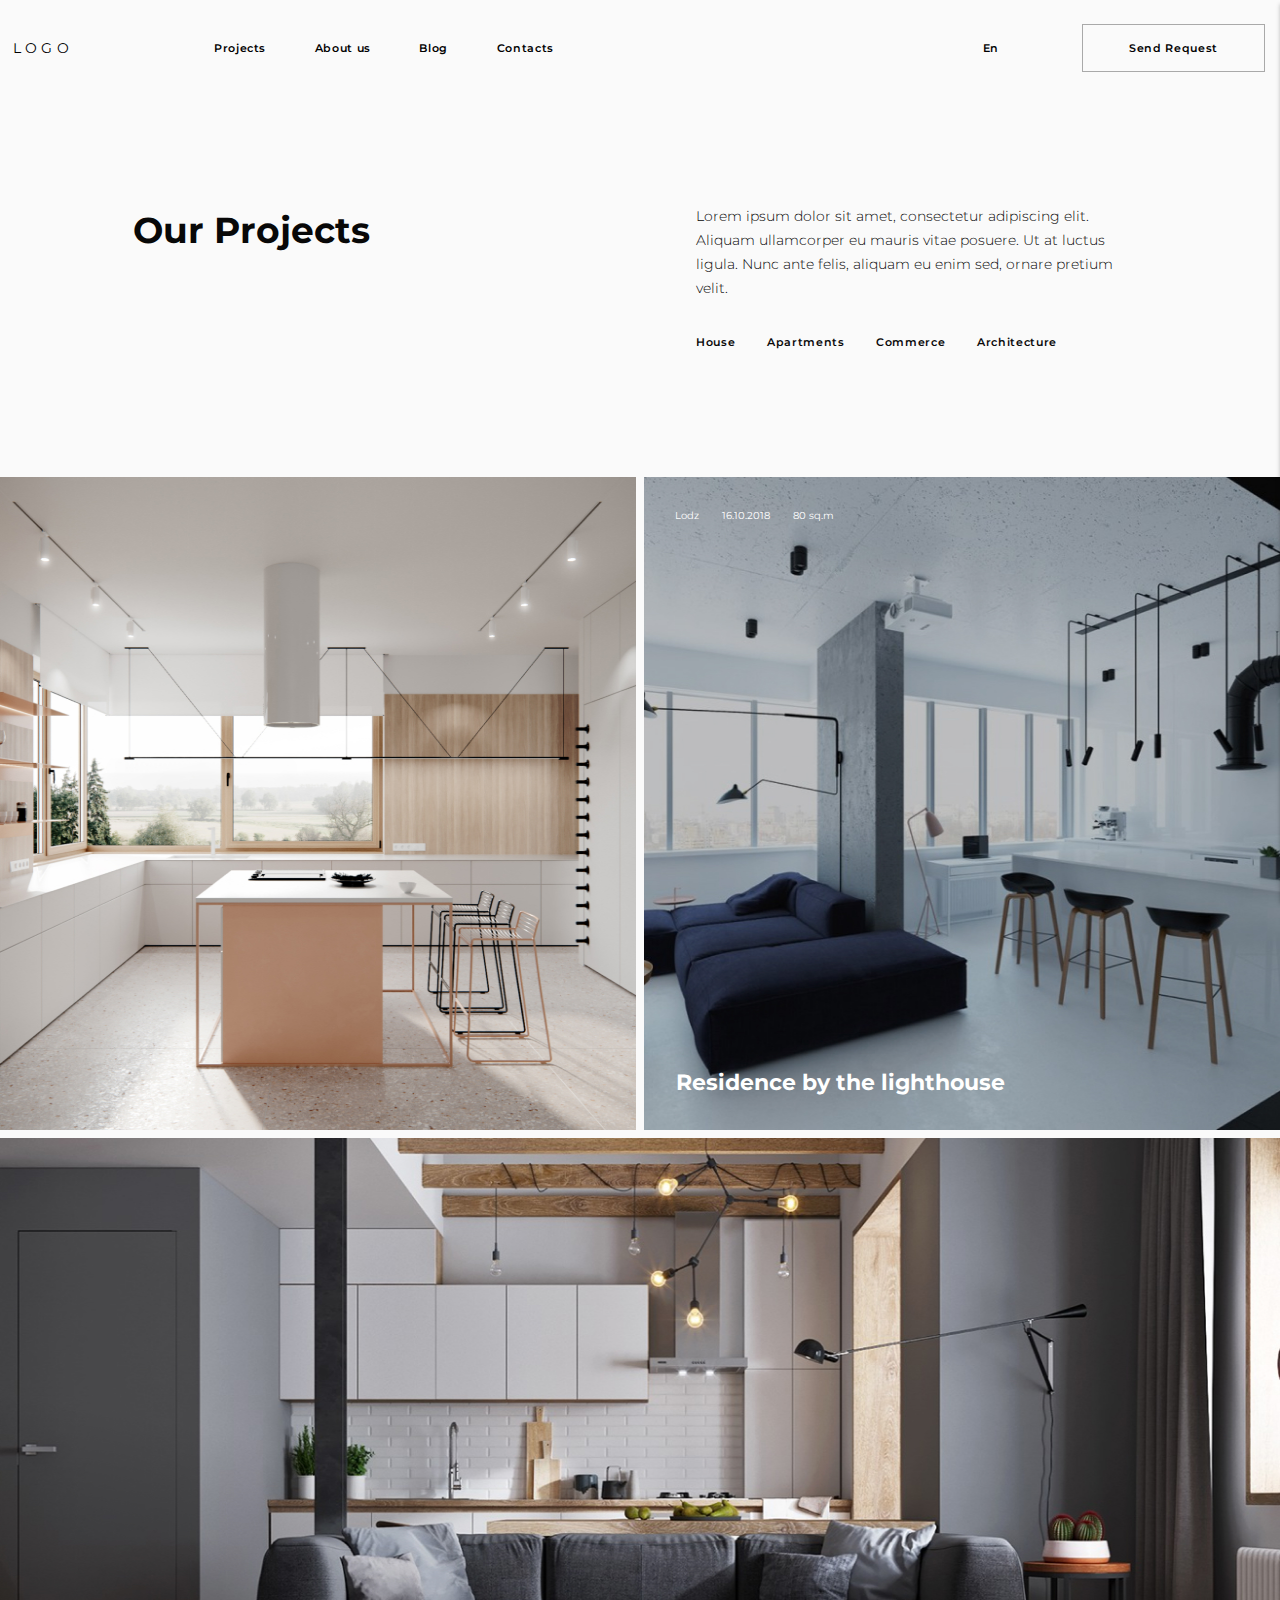
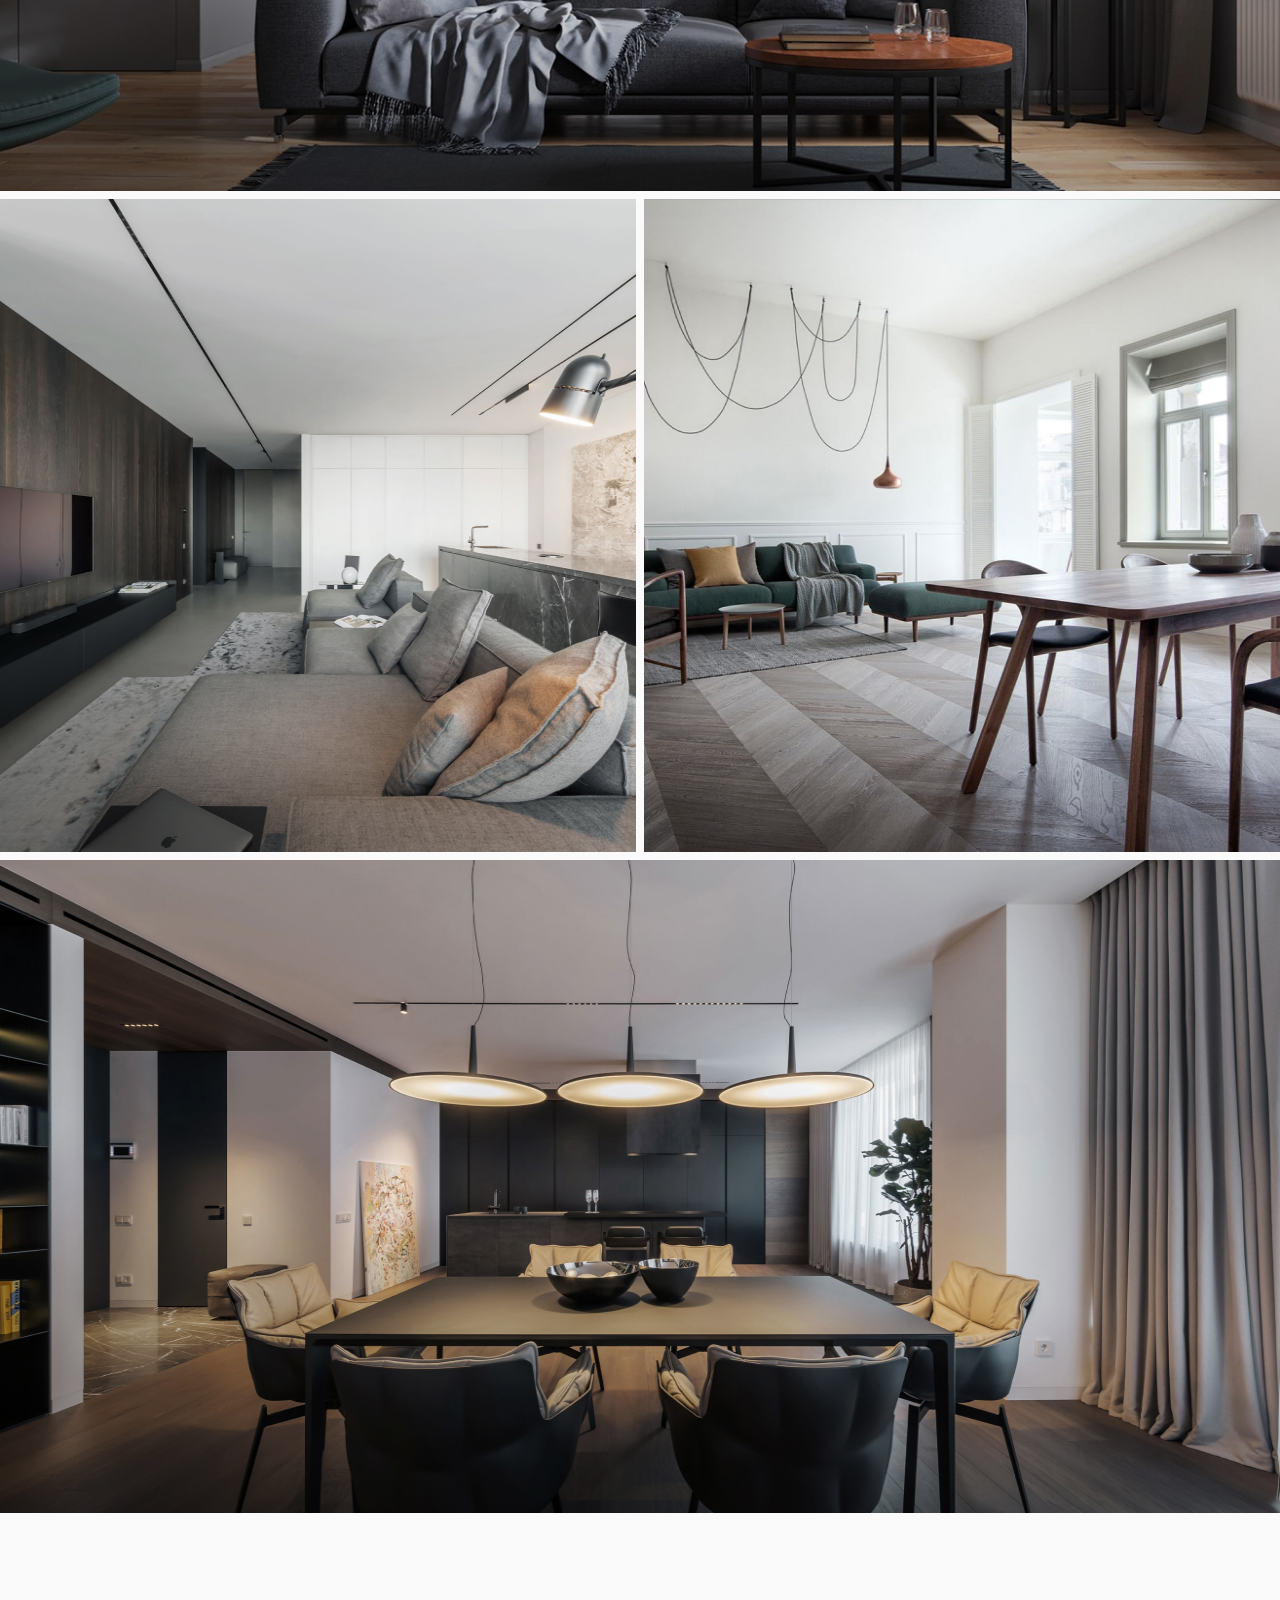
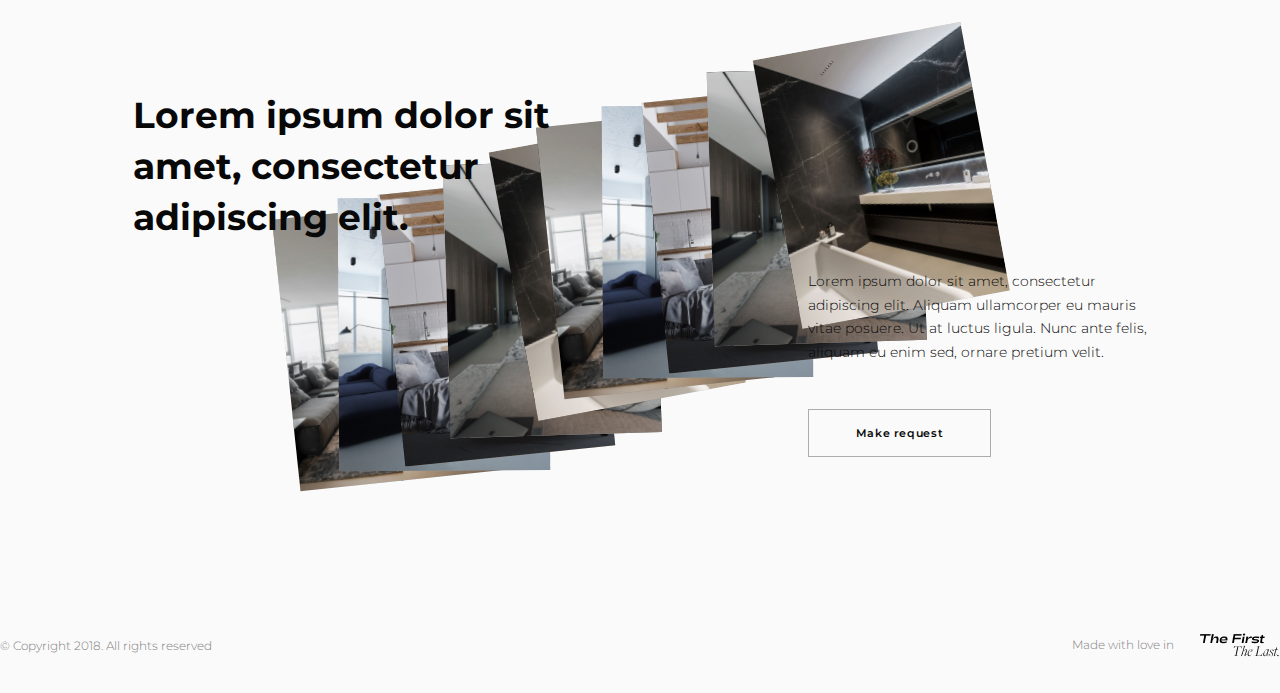
<file: projects.html>
<!DOCTYPE html>
<html lang="en">
	 <head>
	<meta charset="UTF-8">
	<meta http-equiv="X-UA-Compatible" content="IE=edge">
	<meta name="viewport" content="width=device-width, initial-scale=1.0">
	<link rel="stylesheet" href="https://cdn.jsdelivr.net/npm/swiper@8/swiper-bundle.min.css">
	<link rel="stylesheet" href="css/style.min.css">
	<title>Студия интерьеров</title>
	<link rel="preconnect" href="https://fonts.googleapis.com">
	<link rel="preconnect" href="https://fonts.gstatic.com" crossorigin>
	<link href="https://fonts.googleapis.com/css2?family=Montserrat:wght@300;400;500;600;700&family=Roboto&display=swap" rel="stylesheet">
</head>
<body>
    <div class="wrapper wrapper__projects">
        <header id="header" class="header lock-padding">
    <div class='header__container'>
        <div class="header__body header__body-black">
            <a href="index.html" class="header__logo header__logo-black">
                Logo
            </a>
            <div class="header__burger header__burger-black"></div>
            <nav class="header__menu">
                <ul class="header__list header__list-black">
                    <li>
                        <a href="index.html" class="header__link header__link-black">Home</a>
                    </li>
                    <li>
                        <a href="projects.html" class="header__link header__link-black">Projects</a>
                    </li>
                    <li>
                        <a href="about.html" class="header__link header__link-black">About us</a>
                    </li>
                    <li>
                        <a href="news.html" class="header__link header__link-black">Blog</a>
                    </li>
                    <li>
                        <a href="contact.html" class="header__link header__link-black">Contacts</a>
                    </li>
                </ul>
            </nav>
            <p class="text__menu text__menu-black">Menu</p>
            <div class="header__btn header__btn-black">
                <p>En</p>
                <a href="#" id="open__popup" class="header__button btn header__button-black">Send Request</a>
            </div>

            <div id="popup" class="popup">
                <div class="popup__container">
                    <div id="popup__body" class="popup__body">
                        <div class="popup__top-content">
                            <h2 class="popup__title">Calculate the cost of work</h2>
                            <form action="#" class="form__popup">
                                <div class="popup__input-left">
                                    <input type="text" placeholder="Name">
                                    <input type="text" placeholder="Phone">
                                    <input type="text" placeholder="Email"> 
                                </div>
                                <div class="popup__input-right">
                                    <input type="text" placeholder="Last name">
                                    <input type="text" placeholder="Your city">
                                    <input type="text" placeholder="Property type">
                                </div>
                                
                            </form>
                            <form action="#" class="popup__main-form"><input type="text" placeholder="Your comment"></form>
                        </div>
                        <div class="popup__bottom-content">
                            <p class="popup__bottom-title">Area (m2)</p>
                            <div class="pop-up__choices-block pop-up__choices-laptop">
                                <div class="pop-up__choice"><p class="pop-up__choice-text">to 50</p>
                                    <div class="pop-up__choice-round"></div>
                                </div>
                                <div class="pop-up__choice">
                                    <p class="pop-up__choice-text">50-150</p>
                                    <div class="pop-up__choice-round"></div>
                                </div>
                                <div class="pop-up__choice">
                                    <p class="pop-up__choice-text">150-250</p>
                                    <div class="pop-up__choice-round"></div>
                                </div>
                                <div class="pop-up__choice">
                                    <p class="pop-up__choice-text">250-400</p>
                                    <div class="pop-up__choice-round"></div>
                                </div>
                                <div class="pop-up__choice">
                                    <p class="pop-up__choice-text">400-600</p>
                                    <div class="pop-up__choice-round"></div>
                                </div><div class="pop-up__choice">
                                    <p class="pop-up__choice-text">600-800</p>
                                    <div class="pop-up__choice-round"></div>
                                </div><div class="pop-up__choice">
                                    <p class="pop-up__choice-text">800-1000</p>
                                    <div class="pop-up__choice-round"></div>
                                </div><div class="pop-up__choice">
                                    <p class="pop-up__choice-text">1000+</p>
                                    <div class="pop-up__choice-round"></div>
                                </div>
                            </div>
                            
                            <!-- <div class="pop-up__choices-block pop-up__choices-tablet">
                                <div class="pop-up__choice-4-wrapper">
                                    <div class="pop-up__choice">
                                        <p class="pop-up__choice-text">to 50</p>
                                        <div class="pop-up__choice-round"></div>
                                    </div><div class="pop-up__choice">
                                        <p class="pop-up__choice-text">50-150</p>
                                        <div class="pop-up__choice-round"></div>
                                    </div>
                                    <div class="pop-up__choice">
                                        <p class="pop-up__choice-text">150-250</p>
                                        <div class="pop-up__choice-round"></div>
                                    </div>
                                    <div class="pop-up__choice">
                                        <p class="pop-up__choice-text">250-400</p>
                                        <div class="pop-up__choice-round"></div>
                                    </div>
                                </div>
                                <div class="pop-up__choice-4-wrapper">
                                    <div class="pop-up__choice">
                                        <p class="pop-up__choice-text">400-600</p>
                                        <div class="pop-up__choice-round"></div>
                                    </div><div class="pop-up__choice">
                                        <p class="pop-up__choice-text">600-800</p>
                                        <div class="pop-up__choice-round"></div>
                                    </div><div class="pop-up__choice">
                                        <p class="pop-up__choice-text">800-1000</p>
                                        <div class="pop-up__choice-round"></div>
                                    </div><div class="pop-up__choice">
                                        <p class="pop-up__choice-text">1000+</p>
                                        <div class="pop-up__choice-round"></div>
                                    </div>
                                </div>
                            </div> -->
                            <div class="pop-up__bottom-body">
                                <div class="pop-up__bottom-left">
                                    <div class="pop-up__bottom-attach"></div>
                                    <div class="pop-up__bottom-text-wrapper">
                                        <p class="pop-up__bottom_text">Attach your file</p>
                                        <p class="pop-up__bottom_subtext">File size not more than 10 MB</p>
                                    </div>
                                </div>
                                <button class="common-font-11 common-btn pop-up__btn pop-up__btn-trigger">Send Request</button>
                            </div>
                        </div>
                        <div id="popup__close" class="popup__close"><img src="img/svgicons/close.svg" alt="#"></div>
                    </div>
                </div>
            </div>
        </div>
    </div>
</header>


        <main id="lock" class="main">
            <div class="projects__container">
                <div class="projects__contents-header">
                    <h2 class="projects__heaer-title">Our Projects</h2>
                    <div class="projects__heaer-content">
                        <p class="projects__heaer-text">Lorem ipsum dolor sit amet, consectetur adipiscing elit. <br> Aliquam ullamcorper eu mauris vitae posuere. Ut at luctus ligula. <br> Nunc ante felis, aliquam eu enim sed, ornare pretium velit.</p>
                        <div class="projects__header-nav">
                            <button class="header-nav__projects-btn">Apartments</button>
                            <ul class="header__nav-projects">
                                <li><a href="index.html"> House</a></li>
                                <li><a href="oneproject.html">Apartments</a></li>
                                <li><a href="onenews.html">Commerce</a></li>
                                <li><a href="#">Architecture</a></li>
                            </ul>
                        </div>
                    </div>
                </div>
            </div>

            <div class="projects-grid__container">
                <div class="projects-grid__contents">
                    <div class="projects-grid__content-1">
                        <div class="projects-grid__text-content projects-grid__text-content-1">
                            <div class="projects-text__content-top projects-text__content-top-1">
                                <p>Lodz</p>
                                <p>16.10.2018</p>
                                <p>80 sq.m</p>
                            </div>
                            <div class="projects-text__content-bottom">
                                <p class="projects-text__content-bottom-1">Eyewear store interior</p>
                                <div class="discover discover-white">
                                    <span class="discover-left"></span>
                                    <p>Discover more</p>
                                    <span class="discover-right"></span>
                                </div>
                            </div>
                        </div>
                    </div>
                    <div class="projects-grid__content-2">
                        <div class="projects-grid__text-content projects-grid__text-content-2">
                            <div class="projects-text__content-top projects-text__content-top-2">
                                <p>Lodz</p>
                                <p>16.10.2018</p>
                                <p>80 sq.m</p>
                            </div>
                            <div class="projects-text__content-bottom projects-text__content-bottom-2">
                                <p class="projects-text__content-bottom-22">Residence by the lighthouse</p>
                                <div class="discover discover-white">
                                    <span class="discover-left"></span>
                                    <p>Discover more</p>
                                    <span class="discover-right"></span>
                                </div>
                            </div>
                        </div>
                    </div>
                    <div class="projects-grid__content-3">
                        <div class="projects-grid__text-content projects-grid__text-content-3">
                            <div class="projects-text__content-top projects-text__content-top-3">
                                <p>Lodz</p>
                                <p>16.10.2018</p>
                                <p>80 sq.m</p>
                            </div>
                            <div class="projects-text__content-bottom projects-text__content-bottom-3">
                                <p class="projects-text__content-bottom-33">Residence by the <br> lighthouse</p>
                                <div class="discover discover-white discover-white-3">
                                    <span class="discover-left"></span>
                                    <p>Discover more</p>
                                    <span class="discover-right"></span>
                                </div>
                            </div>
                        </div>
                    </div>
                    <div class="projects-grid__content-4">
                        <div class="projects-grid__text-content projects-grid__text-content-4">
                            <div class="projects-text__content-top projects-text__content-top-4">
                                <p>Lodz</p>
                                <p>16.10.2018</p>
                                <p>80 sq.m</p>
                            </div>
                            <div class="projects-text__content-bottom projects-text__content-bottom-4">
                                <p class="projects-text__content-bottom-44">Eyewear store interior</p>
                                <div class="discover discover-white">
                                    <span class="discover-left"></span>
                                    <p>Discover more</p>
                                    <span class="discover-right"></span>
                                </div>
                            </div>
                        </div>
                    </div>
                    <div class="projects-grid__content-5">
                        <div class="projects-grid__text-content projects-grid__text-content-5">
                            <div class="projects-text__content-top projects-text__content-top-5">
                                <p>Lodz</p>
                                <p>16.10.2018</p>
                                <p>80 sq.m</p>
                            </div>
                            <div class="projects-text__content-bottom projects-text__content-bottom-5">
                                <p class="projects-text__content-bottom-55">Eyewear store interior</p>
                                <div class="discover discover-white">
                                    <span class="discover-left"></span>
                                    <p>Discover more</p>
                                    <span class="discover-right"></span>
                                </div>
                            </div>
                        </div>
                    </div>
                    <div class="projects-grid__content-6">
                        <div class="projects-grid__text-content projects-grid__text-content-6">
                            <div class="projects-text__content-top projects-text__content-top-6">
                                <p>Lodz</p>
                                <p>16.10.2018</p>
                                <p>80 sq.m</p>
                            </div>
                            <div class="projects-text__content-bottom projects-text__content-bottom-6">
                                <p class="projects-text__content-bottom-66">Residence by the <br> lighthouse</p>
                                <div class="discover discover-white discover-white-6">
                                    <span class="discover-left"></span>
                                    <p>Discover more</p>
                                    <span class="discover-right"></span>
                                </div>
                            </div>
                        </div>
                    </div>
                </div>
            </div>

            <div class="projects-white__container">
                <div class="projects-white__text-top">
                    <p>Lorem ipsum dolor sit amet, consectetur adipiscing elit. </p>
                </div>
                <div class="projects__fc-incons projects-white__icons">		
                    <img class="projects__fc-incons-1" src="img/main/prop1.svg" alt="#">
                    <img class="projects__fc-incons-2" src="img/main/prop2.svg" alt="#">
                    <img class="projects__fc-incons-3" src="img/main/prop3.svg" alt="#">
                    <img class="projects__fc-incons-4" src="img/main/prop4.svg" alt="#">
                    <img class="projects__fc-incons-5" src="img/main/prop5.svg" alt="#">
                    <img class="projects__fc-incons-6" src="img/main/prop6.svg" alt="#">
                    <img class="projects__fc-incons-7" src="img/main/prop7.svg" alt="#">
                    <img class="projects__fc-incons-8" src="img/main/prop8.svg" alt="#">
                    <img class="projects__fc-incons-9" src="img/main/prop9.svg" alt="#">
                    <img class="projects__fc-incons-10" src="img/main/prop10.svg" alt="#">
                </div>
                <div class="projects-white__text-bottom">
                    <p>Lorem ipsum dolor sit amet, consectetur adipiscing elit. Aliquam ullamcorper eu mauris vitae posuere. Ut at luctus ligula. Nunc ante felis, aliquam eu enim sed, ornare pretium velit.</p>
                    <a href="#">Make request</a>
                </div>


                <footer class="footer">
                    <div class="footer__contents footer__contents-projects">
                        <p class="footer__left">© Copyright 2018. All rights reserved</p>
                    
                        <div class="contact__footer-rigft">
                            <p>Made with love in</p>
                            <img src="img/svgicons/footerPic.webp" alt="#" class="contact__footer-rigft-about">
                        </div>
                    </div>
                </footer>
            </div>
        </main>
    </div>
    <script src="https://cdn.jsdelivr.net/npm/swiper@8/swiper-bundle.min.js"></script>
    <!-- Подключаем jQuery -->
    <script src="https://code.jquery.com/jquery-3.4.1.slim.min.js"></script>
    <!-- Подключаем файл JS скриптов -->
    <script src="js/app.min.js"></script>
</body>
</html>
</file>
<file: css/style.min.css>
@charset "UTF-8";
/** FreightBigProLight-Italic **/
@font-face {
  font-family: "FreightBigProLight-Italic";
  src: url("../fonts/FreightBigProLight-Italic/Freight Big Light Italic.eot");
  src: local("☺"), url("../fonts/FreightBigProLight-Italic/Freight Big Light Italic.woff") format("woff"), url("../fonts/FreightBigProLight-Italic/Freight Big Light Italic.ttf") format("truetype"), url("../fonts/FreightBigProLight-Italic/Freight Big Light Italic.svg") format("svg");
  font-weight: 400;
  font-style: normal;
}
/** Adieu Regular **/
@font-face {
  font-family: "Adieu";
  src: url("../fonts/Adieu Regular/Adieu-Regular.eot");
  src: local("☺"), url("../fonts/Adieu Regular/Adieu-Regular.woff") format("woff"), url("../fonts/Adieu Regular/Adieu-Regular.ttf") format("truetype"), url("../fonts/Adieu Regular/Adieu-Regular.svg") format("svg");
  font-weight: 800;
  font-style: italic;
}
/*Обнуление*/
* {
  padding: 0;
  margin: 0;
  border: 0;
}

*, *:before, *:after {
  -moz-box-sizing: border-box;
  -webkit-box-sizing: border-box;
  box-sizing: border-box;
}

:focus, :active {
  outline: none;
}

a:focus, a:active {
  outline: none;
}

nav, footer, header, aside {
  display: block;
}

html, body {
  height: 100%;
  width: 100%;
  font-size: 100%;
  line-height: 1;
  font-size: 14px;
  -ms-text-size-adjust: 100%;
}

input, button, textarea {
  font-family: inherit;
}

input::-ms-clear {
  display: none;
}

button {
  cursor: pointer;
}

button::-moz-focus-inner {
  padding: 0;
  border: 0;
}

a, a:visited {
  text-decoration: none;
}

a:hover {
  text-decoration: none;
}

ul li {
  list-style: none;
}

img {
  vertical-align: top;
}

h1, h2, h3, h4, h5, h6 {
  font-size: inherit;
  font-weight: inherit;
}

body {
  font-family: "Montserrat";
  font-weight: 700;
}

[class*=__container] {
  max-width: 1312px;
  margin: 0em auto;
  color: #fff;
}

.wrapper {
  overflow: hidden;
  display: flex;
  -webkit-flex-direction: column;
  -moz-flex-direction: column;
  -ms-flex-direction: column;
  -o-flex-direction: column;
  flex-direction: column;
  min-height: 100%;
}

.header {
  position: absolute;
  width: 100%;
  top: 0;
  left: 0;
  z-index: 50;
}

.header:before {
  content: "";
  position: absolute;
  top: 0;
  left: 0;
  width: 100%;
  height: 100%;
  z-index: 2;
}

.header__container {
  max-width: 1342px;
}

.header__body {
  position: relative;
  display: flex;
  height: 50px;
  align-items: center;
  margin-top: 22px;
  padding: 0px 15px 0px 15px;
}

.header__logo {
  flex: 0 0 60px;
  z-index: 3;
  color: #fff;
  font-family: "Montserrat";
  font-style: normal;
  font-weight: 400;
  font-size: 14px;
  line-height: 17px;
  letter-spacing: 0.3em;
  text-transform: uppercase;
  margin: 2px clamp(2.688rem, -14.681rem + 29.5vw, 10.063rem) 0px -2px;
}

.header__logo img {
  max-width: 100%;
  display: block;
}

.header__burger {
  display: none;
}

.header__list {
  display: flex;
  position: relative;
  z-index: 2;
}

.header__list li {
  list-style: none;
  margin: 0px 48.5px 0px 0px;
}
.header__list li:first-child {
  display: none;
}
.header__list li:last-child {
  margin: 0px 0px 0px 0px;
}

.header__link {
  color: #fff;
  text-decoration: none;
  font-family: "Montserrat";
  font-style: normal;
  font-weight: 600;
  font-size: 11px;
  line-height: 13px;
  letter-spacing: 0.06em;
}

.text__menu {
  display: none;
}

.header__btn {
  display: flex;
  color: #fff;
  align-items: center;
  flex-grow: 1;
  justify-content: flex-end;
  margin-top: 2px;
  position: relative;
  z-index: 100;
}
.header__btn p {
  font-family: "Montserrat";
  font-style: normal;
  font-weight: 600;
  font-size: 11px;
  line-height: 13px;
  letter-spacing: 0.06em;
  margin: 0px clamp(1.25rem, -9.789rem + 18.75vw, 5.938rem) 0px 0px;
}

.btn {
  position: relative;
  z-index: 100;
  display: flex;
  width: clamp(9.125rem, -0.148rem + 15.75vw, 13.063rem);
  height: clamp(2.438rem, 0.23rem + 3.75vw, 3.375rem);
  color: #fff;
  align-items: center;
  justify-content: center;
  font-family: "Montserrat";
  font-style: normal;
  font-weight: 600;
  font-size: 11px;
  line-height: 13px;
  letter-spacing: 0.06em;
}

.header__button {
  border: 1px solid rgba(253, 253, 253, 0.32);
}

.popup {
  width: 100%;
  height: 100%;
  position: fixed;
  left: 0;
  top: 0;
  background: #080808;
  opacity: 1;
  box-shadow: 0px 4px 4px rgba(0, 0, 0, 0.25);
  z-index: 100;
  padding: 75px 197px 93px;
  transform: translateX(100%);
  transition: all 0.4s;
  overflow-y: auto;
  overflow-x: hidden;
}

.popup.active {
  display: block;
  transform: translateX(0%);
  overflow-y: auto;
}

.popup__container {
  display: flex;
  width: 100%;
  height: 100%;
}

.popup__body {
  margin: auto;
  width: 100%;
  height: auto;
  background: #F2F2F2;
  box-shadow: 0px 2px 24px rgba(0, 0, 0, 0.04);
  padding: 56px 123px 57px;
  position: relative;
  text-align: center;
  color: black;
}

.popup__close {
  position: absolute;
  top: -29px;
  right: -151px;
  cursor: pointer;
}
.popup__close img {
  width: 20px;
  height: 20px;
}

.popup__top-content {
  background-color: #fff;
  width: 100%;
  height: 63.31%;
  margin-bottom: 6px;
  padding: 36px 70px;
}

.popup__bottom-content {
  background-color: #fff;
  width: 100%;
  height: 63.31%;
  padding: 36px 70px;
}

.popup__title {
  font-family: "Montserrat";
  font-style: normal;
  font-weight: 700;
  font-size: 22px;
  line-height: 28px;
  text-align: center;
  color: #3A3E4B;
}

.form__popup {
  display: flex;
  margin: 38px 0px 0px 0px;
}
.form__popup input {
  font-family: "Montserrat";
  font-style: normal;
  font-weight: 600;
  font-size: 11px;
  line-height: 13px;
  letter-spacing: 0.06em;
  color: #3A3E4B;
  border-bottom: 1px solid rgba(214, 214, 214, 0.3);
  padding: 0px 0px 11px 0px;
  margin: 0px 0px 38px 0px;
}

.popup__input-left {
  display: flex;
  flex-direction: column;
  width: 50%;
  margin-right: 36px;
}

.popup__input-right {
  display: flex;
  flex-direction: column;
  width: 50%;
}

.popup__main-form {
  width: 100%;
}
.popup__main-form input {
  width: 100%;
  font-family: "Montserrat";
  font-style: normal;
  font-weight: 600;
  font-size: 11px;
  line-height: 13px;
  letter-spacing: 0.06em;
  color: #3A3E4B;
  border-bottom: 1px solid rgba(214, 214, 214, 0.3);
  padding: 0px 0px 11px 0px;
}

.popup__bottom-title {
  font-family: "Montserrat";
  font-style: normal;
  font-weight: 600;
  font-size: 11px;
  line-height: 13px;
  letter-spacing: 0.06em;
  color: #3A3E4B;
  width: 100%;
  text-align: start;
}

.pop-up__choices-block {
  position: relative;
  margin-top: 50px;
  display: flex;
  justify-content: space-between;
}

.pop-up__choices-block::before {
  content: "";
  height: 1px;
  width: 100%;
  position: absolute;
  top: 50%;
  background: rgba(214, 214, 214, 0.3);
}

.pop-up__choice {
  position: relative;
}

.pop-up__choice-text {
  font-family: Montserrat;
  font-style: normal;
  font-weight: 500;
  font-size: 9px;
  line-height: 11px;
  position: absolute;
  top: -30px;
  text-align: center;
  letter-spacing: 0.06em;
  width: 47px;
  transform: translate(-14px);
  color: rgba(58, 62, 75, 0.45);
}

.pop-up__choice:first-of-type .pop-up__choice-text {
  transform: translate(-12px);
}

.pop-up__choice-round {
  width: 18px;
  height: 18px;
  border-radius: 50%;
  background: #f7f7f6;
  position: relative;
  transition: 0.3s;
}

.pop-up__choice-round::after {
  transition: 0.3s;
  content: " ";
  width: 4px;
  height: 4px;
  position: absolute;
  top: 50%;
  left: 50%;
  transform: translate(-50%, -50%);
  background: #afb0b2;
  border: 1px solid #fff;
  border-radius: 50%;
  box-shadow: 0 0 5px #fff;
}

.pop-up__choice-round:hover {
  background: #000;
  transition: 0.3s;
}

.pop-up__choices-tablet {
  display: none !important;
}

.pop-up__bottom-body {
  display: flex;
  justify-content: space-between;
}

.pop-up__bottom-left {
  display: flex;
  margin-top: 55px;
  margin-left: -2px;
}

.pop-up__bottom-attach {
  width: 39px;
  height: 39px;
  background-color: #f7f7f6;
  border: 1px dashed rgba(58, 62, 75, 0.08);
  background-image: url("../img/svgicons/pluse.svg");
  background-position: center center;
  background-repeat: no-repeat;
  border-radius: 50%;
}

.pop-up__bottom-text-wrapper {
  margin-left: 11px;
  margin-top: -6px;
  display: flex;
  flex-direction: column;
  align-items: flex-start;
  justify-content: center;
}

.pop-up__bottom_text {
  font-family: "Montserrat";
  font-style: normal;
  font-weight: 600;
  font-size: 11px;
  line-height: 13px;
  letter-spacing: 0.06em;
  color: #3A3E4B;
}

.pop-up__bottom_subtext {
  font-family: "Montserrat";
  font-style: normal;
  font-weight: 500;
  font-size: 9px;
  line-height: 11px;
  letter-spacing: 0.06em;
  color: rgba(58, 62, 75, 0.45);
}

.common-btn {
  border: 1px solid #86827e;
  background-color: rgba(28, 28, 28, 0);
  height: 48px;
  width: 183px;
  border-radius: 0;
}

.common-font-11 {
  font-family: Montserrat;
  font-style: normal;
  font-weight: 600;
  font-size: 0.6875em;
  line-height: 0.8461538462;
  letter-spacing: 0.06em;
  color: #080808;
}

.pop-up__btn {
  margin-top: 55px;
  width: 183px;
  height: 42px;
  left: 867px;
  top: 662px;
  background: #3a3e4b;
  color: #fff;
}

.common-btn {
  transition: 0.3s;
}

.common-btn:hover {
  transition: 0.3s;
  font-size: 0.8em;
}

.main {
  flex: 1 1 auto;
  transition: all 0.4s;
}

.main.active {
  display: none;
}

.swiper__container {
  position: relative;
}

.swiper {
  height: 744px;
  position: relative;
  top: 0;
  left: 0;
}

.swiper-wrapper {
  position: relative;
}

.slide-content-1 {
  background-image: url("../img/main/header-swiper-1.jpg");
  background-repeat: no-repeat;
  background-position: center;
  background-size: 100% 100%;
}

.slide-content-2 {
  background-image: url("../img/main/back_header2.jpg");
  background-repeat: no-repeat;
  background-position: center;
  background-size: 100% 100%;
}

.swiper-button-prev:after, .swiper-rtl .swiper-button-next:after,
.swiper-button-next:after, .swiper-rtl .swiper-button-prev:after {
  display: none;
}

.swiper-backface-hidden .swiper-slide {
  transform: none;
  -webkit-backface-visibility: hidden;
  backface-visibility: hidden;
}

.main__container {
  height: 100%;
}

.main__title-block {
  display: flex;
  height: 63%;
  align-items: flex-end;
  width: 104%;
  z-index: 5;
  justify-content: space-between;
}

.main__title-content {
  display: flex;
  flex-direction: column;
  justify-content: flex-end;
  height: 63%;
  margin: 0px 0px 0px 263px;
}

.main__title {
  font-family: "Montserrat";
  font-style: normal;
  font-weight: 700;
  font-size: 56px;
  line-height: 68px;
  width: 500px;
  margin: 0px 0px 39px 0px;
}

.text-border {
  font-family: "Montserrat";
  font-style: normal;
  font-weight: 700;
  font-size: 10px;
  line-height: 12px;
  letter-spacing: 0.12em;
  text-transform: uppercase;
  margin: 0px 0px 3px 0px;
  display: flex;
  align-items: center;
}

.text-border::before,
.text-border::after {
  content: "";
  border-bottom: 1px solid rgba(255, 255, 255, 0.4);
  transform: rotate(180deg);
}

.text-border::before {
  width: 9px;
  margin-right: 8px;
}

.text-border::after {
  width: 56px;
  margin-left: 8px;
}

.swiper-button-prev, .swiper-rtl .swiper-button-next {
  left: 3px;
  right: auto;
  top: -2px;
}

.swiper-button-next, .swiper-rtl .swiper-button-prev {
  right: 9px;
  left: auto;
  top: -4px;
}

.button__slider-content {
  width: 22.3%;
  display: flex;
  justify-content: space-between;
  align-items: flex-end;
}
.button__slider-content span {
  border-bottom: 1px solid #fff;
  width: 100%;
  margin: 0 20px 8px;
}

.swiper-button-next, .swiper-button-prev {
  position: relative;
  display: flex;
  height: 3%;
  color: #fff;
  align-items: center;
}
.swiper-button-next p, .swiper-button-prev p {
  font-family: "Montserrat";
  font-style: normal;
  font-weight: 300;
  font-size: 11px;
  line-height: 13px;
  letter-spacing: 0.06em;
}

.number__slider-prev {
  display: flex;
  align-items: center;
  margin: 0px 0px 0px 6px;
}

.number__slider-next {
  display: flex;
  align-items: center;
  margin: 0px 12px -2px 0px;
}

.main__title-block-footer {
  display: flex;
  align-items: flex-end;
  height: 31%;
  margin: 0px 0px 0px 64px;
}

.main__tbf-lang {
  display: flex;
  font-family: "Montserrat";
  font-style: normal;
  font-weight: 600;
  font-size: 11px;
  line-height: 13px;
  letter-spacing: 0.06em;
}
.main__tbf-lang p {
  margin-right: 16px;
}
.main__tbf-lang p:last-child {
  margin: 0px 0px 0px 0px;
}

.country {
  background-image: url("../img/svgicons/main-geo.svg");
  background-position: 11px 8px;
  background-repeat: no-repeat;
  margin: 0px 0px -4px 123px;
  padding: 1px 0px 0px 24px;
  color: #fff;
  background-color: rgba(255, 255, 255, 0.5);
  box-shadow: 0px 1.15336px 1.22544px rgba(0, 0, 0, 0.2), inset 0px -0.288339px 0.0720847px rgba(255, 255, 255, 0.23);
  backdrop-filter: blur(2px);
  border-radius: 8.70783px;
  font-weight: 600;
  font-size: 11px;
  line-height: 13px;
  letter-spacing: 0.06em;
  width: 117px;
  height: 24px;
}

.back__call {
  display: flex;
  margin-left: 71px;
  font-family: "Montserrat";
  font-style: normal;
  font-weight: 600;
  font-size: 11px;
  line-height: 13px;
  letter-spacing: 0.06em;
  gap: 32px;
}

.main-2__container {
  height: 100%;
  display: flex;
  align-items: flex-end;
  position: relative;
}

.swiper__logo-next {
  position: absolute;
  bottom: 151px;
  left: -59px;
  height: 119px;
  color: #fff;
  display: flex;
  justify-content: space-between;
  width: 325px;
  transform: rotate(-90deg);
  flex-direction: column;
}
.swiper__logo-next h4 {
  font-family: "Montserrat";
  font-style: normal;
  font-weight: 600;
  font-size: 11px;
  line-height: 13px;
  letter-spacing: 0.06em;
  position: relative;
  top: 2px;
  left: 3px;
}
.swiper__logo-next p {
  font-family: "Montserrat";
  font-style: normal;
  font-weight: 700;
  font-size: 48px;
  line-height: 47px;
  letter-spacing: 0.04em;
  -webkit-text-fill-color: transparent;
  -webkit-text-stroke: 1px #fff;
}

.philosophy__container {
  color: #080808;
  position: relative;
}

.projects__abs.philosophy__abs {
  color: rgba(130, 130, 130, 0.35);
  top: 218px;
  left: 5px;
}

.philosophy__contents {
  padding-top: 140px;
}

.philosophy__content-top {
  display: flex;
  justify-content: space-between;
}

.pc-top__text {
  font-family: "Montserrat";
  width: 515px;
  margin-top: 80px;
  margin-left: 133px;
}

.pc-top__text-title {
  font-weight: 700;
  font-size: 36px;
  line-height: 44px;
}

.pc-top__text-inform {
  font-weight: 300;
  font-size: 14px;
  line-height: 24px;
  opacity: 0.7;
}

.pct__tit {
  margin: 24px 0 0px 0;
}
.pct__tit br {
  display: none;
}

.pct__tib {
  margin: 13px 0 36px 0;
}

.pc-top__text-link {
  display: flex;
  align-items: center;
}
.pc-top__text-link a {
  font-family: "Montserrat";
  font-weight: 700;
  font-size: 10px;
  line-height: 14px;
  letter-spacing: 0.12em;
  text-transform: uppercase;
  color: #080808;
  margin: 0 37px 0 16px;
}

.pc-border-1 {
  background: rgba(49, 49, 49, 0.2);
  transform: rotate(90deg);
  height: 8px;
  width: 1px;
}

.pc-border-2 {
  background: rgba(49, 49, 49, 0.2);
  transform: rotate(90deg);
  height: 56px;
  width: 1px;
}

.pc-top__icon {
  position: relative;
  left: 64px;
}

.pc-bottom__icon {
  position: relative;
  margin-left: -18px;
}

.philosophy__content-bottom {
  display: flex;
  justify-content: space-around;
  margin-top: 78px;
  margin-bottom: 140px;
}

.pc-bottom__icon-min {
  position: absolute;
  left: 236px;
  top: -125px;
}

.pc-bottom__text {
  display: flex;
  margin-top: 150px;
  margin-left: -19px;
}
.pc-bottom__text span {
  font-family: "Montserrat";
  font-style: normal;
  font-weight: 700;
  font-size: 36px;
  line-height: 44px;
  margin-right: 32px;
}
.pc-bottom__text p {
  width: 380px;
  font-family: "Montserrat";
  font-style: normal;
  font-weight: 300;
  font-size: 20px;
  line-height: 170.66%;
}

.main__projects {
  background: radial-gradient(50% 50% at 50% 50%, #0F0F0F 0%, #080808 100%);
}

.projects__container {
  position: relative;
}

.projects__abs {
  position: absolute;
  top: 148px;
  left: -4px;
  transform: rotate(270deg);
  font-family: "Montserrat";
  font-style: normal;
  font-weight: 700;
  font-size: 8px;
  line-height: 14px;
  letter-spacing: 0.2em;
  text-transform: uppercase;
  color: rgba(255, 255, 255, 0.13);
  display: flex;
}
.projects__abs span {
  background: rgba(255, 255, 255, 0.04);
  transform: rotate(90deg);
  height: 56px;
}

.projects__contents {
  padding-top: 140px;
}

.projects__title {
  text-align: center;
  font-family: "Montserrat";
}
.projects__title h2 {
  font-weight: 700;
  font-size: 36px;
  line-height: 44px;
}
.projects__title p {
  margin: 30px auto 0 auto;
  font-weight: 300;
  font-size: 14px;
  line-height: 24px;
  color: #828282;
  width: 449px;
  padding: 0 1px 0 0px;
}

.projects__gtid {
  display: grid;
  grid-template-columns: 1fr 1fr;
  grid-template-rows: 1fr 1fr 1fr;
  gap: 8px 7px;
  margin-top: 133px;
  margin-left: -2px;
  position: relative;
  opacity: 1;
}

.invisible__text {
  position: absolute;
  top: -41px;
  left: 291px;
  background-image: url("../img/main/spotlight.svg");
  background-repeat: no-repeat;
  background-position: center;
  width: 735px;
  height: 69px;
}

.spotlight {
  position: absolute;
  height: 100%;
  width: 100%;
  background-image: radial-gradient(circle, transparent 50px, rgb(0, 0, 0) 50px);
}

.projects-grid__icon-1 {
  grid-row: 1/2;
  grid-column: 1/2;
  background-image: url("../img/main/main-grid1.jpg");
  background-repeat: no-repeat;
  background-position: center;
  width: 653px;
  height: 653px;
  position: relative;
  z-index: 1;
}
.projects-grid__icon-1:hover {
  background-size: 115%;
  background-position: center center;
}

.pg__i1 {
  display: none;
}

.pg__i3 {
  display: none;
}

.projects-grid__icon-2 {
  grid-row: 1/2;
  grid-column: 2/3;
  background-image: url("../img/main/main-grid2.jpg");
  background-repeat: no-repeat;
  background-position: center;
  position: relative;
  z-index: 1;
  display: grid;
  grid-template-columns: 1fr;
  grid-template-rows: 1fr 1fr;
}
.projects-grid__icon-2:hover {
  background-size: 115%;
  background-position: center center;
}

.pg__i2-top-text {
  display: flex;
  width: 159px;
  justify-content: space-between;
  background-repeat: no-repeat;
  background-position: center;
  font-family: "Montserrat";
  font-style: normal;
  font-weight: 400;
  font-size: 10px;
  line-height: 17px;
  margin: 30px 0 0 32px;
}

.pg__i2-bottom-text {
  align-self: flex-end;
  font-family: "Montserrat";
  font-style: normal;
  font-weight: 700;
  font-size: 22px;
  line-height: 28px;
  margin: 0 0 33px 32px;
  width: 100%;
}

.pg__i2 {
  display: none;
}

.projects-grid__icon-3 {
  grid-row: 2/3;
  grid-column: 1/3;
  background-image: url("../img/main/main-grid3.jpg");
  background-repeat: no-repeat;
  background-position: center;
}
.projects-grid__icon-3:hover {
  background-size: 115%;
  background-position: center center;
}

.projects-grid__icon-4 {
  grid-row: 3/4;
  grid-column: 1/2;
  background-image: url("../img/main/main-grid4.jpg");
  background-repeat: no-repeat;
  background-position: center;
  width: 653px;
  height: 653px;
}
.projects-grid__icon-4:hover {
  background-size: 115%;
  background-position: center center;
}

.projects-grid__icon-5 {
  grid-row: 3/4;
  grid-column: 2/3;
  text-align: center;
  background-color: #fff;
  background-image: url("../img/main/main-grid5.jpg");
  background-repeat: no-repeat;
  background-position: center;
}
.projects-grid__icon-5:hover {
  background-size: 40%;
  background-position: center center;
}
.projects-grid__icon-5 p {
  font-family: "Montserrat";
  font-style: normal;
  font-weight: 700;
  font-size: 22px;
  line-height: 28px;
  color: #080808;
  margin-top: 113px;
  width: 100%;
}

.projects__footer-contents {
  position: relative;
  width: 1046px;
  margin: 177px auto 0;
  padding-bottom: 180px;
}

.projects__fc-tetle {
  font-family: "Montserrat";
  font-style: normal;
  font-weight: 700;
  font-size: 36px;
  line-height: 51px;
  width: 424px;
  position: relative;
  z-index: 3;
}

.projects__fc-incons {
  display: flex;
  position: absolute;
  top: 109px;
  left: 139px;
}

.projects__fc-incons-1 {
  position: relative;
  top: 0;
  left: 0;
  transition: all 0.5s;
  height: 295px;
}
.projects__fc-incons-1:hover {
  height: 350px;
  inline-size: 100%;
}

.projects__fc-incons-2 {
  position: relative;
  top: 0;
  left: -174px;
  transition: all 0.5s;
  height: 275px;
}
.projects__fc-incons-2:hover {
  height: 380px;
  inline-size: 120%;
}

.projects__fc-incons-3 {
  position: relative;
  top: -24px;
  left: -348px;
  transition: all 0.5s;
  height: 294px;
}
.projects__fc-incons-3:hover {
  height: 380px;
  inline-size: 120%;
}

.projects__fc-incons-4 {
  position: relative;
  top: -38px;
  left: -522px;
  transition: all 0.5s;
  height: 280px;
}
.projects__fc-incons-4:hover {
  height: 380px;
  inline-size: 120%;
}

.projects__fc-incons-5 {
  position: relative;
  top: -83px;
  left: -696px;
  transition: all 0.5s;
  height: 307px;
}
.projects__fc-incons-5:hover {
  height: 380px;
  inline-size: 120%;
}

.projects-grid__icon-6 {
  display: none;
}

.projects__fc-incons-6 {
  position: relative;
  top: -92px;
  left: -906px;
  transition: all 0.5s;
  height: 295px;
}
.projects__fc-incons-6:hover {
  height: 380px;
  inline-size: 120%;
}

.projects__fc-incons-7 {
  position: relative;
  top: -92px;
  left: -1080px;
  transition: all 0.5s;
  height: 274px;
}
.projects__fc-incons-7:hover {
  height: 380px;
  inline-size: 120%;
}

.projects__fc-incons-8 {
  position: relative;
  top: -116px;
  left: -1253px;
  transition: all 0.5s;
  height: 293px;
}
.projects__fc-incons-8:hover {
  height: 380px;
  inline-size: 120%;
}

.projects__fc-incons-9 {
  position: relative;
  top: -131px;
  left: -1426px;
  height: 307px;
  transition: all 0.5s;
  height: 281px;
}
.projects__fc-incons-9:hover {
  height: 380px;
  inline-size: 120%;
}

.projects__fc-incons-10 {
  position: relative;
  top: -175px;
  left: -1601px;
  transition: all 0.5s;
  height: 307px;
}
.projects__fc-incons-10:hover {
  height: 380px;
  inline-size: 120%;
}

.projects__fc-text {
  width: 339px;
  display: flex;
  flex-direction: column;
  margin: 25px 0 0 auto;
  position: relative;
  z-index: 3;
}
.projects__fc-text p {
  font-family: "Montserrat";
  font-style: normal;
  font-weight: 300;
  font-size: 14px;
  line-height: 24px;
}
.projects__fc-text a {
  display: flex;
  width: 183px;
  font-family: "Montserrat";
  font-style: normal;
  font-weight: 600;
  font-size: 11px;
  line-height: 13px;
  text-align: center;
  letter-spacing: 0.06em;
  color: #080808;
  background-color: #FFFFFF;
  padding: 17px 48px 17px 49px;
  margin-top: 46px;
  transition: all 0.4s;
}
.projects__fc-text a:hover {
  background-color: black;
  color: #fff;
  box-shadow: 0 0 100px #fff;
}

.projects__abs-footer {
  top: 33px;
  left: -153px;
}

.block__lorem-icon {
  background-color: #FAFAFA;
  overflow: hidden;
}

.block__lorem-icon-title {
  color: #080808;
  width: 427px;
  margin: 0px auto 0px auto;
  padding: 345px 0px 338px;
}
.block__lorem-icon-title h2 {
  font-family: "Montserrat";
  font-style: normal;
  font-weight: 700;
  font-size: 56px;
  line-height: 68px;
}
.block__lorem-icon-title p {
  font-family: "Montserrat";
  font-style: normal;
  font-weight: 300;
  font-size: 14px;
  line-height: 23px;
  text-align: center;
  margin-top: 17px;
}

.lorem-icon__container {
  position: relative;
}

.lorem-icons {
  position: absolute;
  top: 0;
  left: 0;
}

.lorem-icon-1 {
  position: absolute;
  top: -144px;
  left: 709px;
  z-index: 1;
}

.lorem-icon-2 {
  position: absolute;
  top: 62px;
  left: 994px;
}

.lorem-icon-3 {
  position: absolute;
  top: 428px;
  left: 1061px;
}

.lorem-icon-4 {
  position: absolute;
  top: 719px;
  left: 709px;
}

.lorem-icon-5 {
  position: absolute;
  top: 564px;
  left: 214px;
}

.lorem-icon-6 {
  position: absolute;
  top: 724px;
  left: -191px;
}

.lorem-icon-7 {
  position: absolute;
  top: 184px;
  right: -143px;
  z-index: 1;
}

.lorem-icon-8 {
  position: absolute;
  top: 62px;
  right: -351px;
}

.contact {
  background-image: url("../img/main/background_404.jpg");
  background-repeat: no-repeat;
  background-size: 100% 100%;
}

.content__title {
  font-family: "Montserrat";
  width: 40%;
  padding: 119px 0px 0px 130px;
}
.content__title h4 {
  font-weight: 700;
  font-size: 36px;
  line-height: 44px;
}
.content__title p {
  font-weight: 300;
  font-size: 14px;
  line-height: 23px;
  opacity: 0.6;
  margin-top: 13px;
}

.content__informs {
  display: flex;
  justify-content: space-between;
  margin: 65px 80px 0px 130px;
}

.content__contents {
  display: flex;
  justify-content: space-between;
  width: 66%;
}

.content__inform-title h4 {
  font-family: "Montserrat";
  font-style: normal;
  font-weight: 700;
  font-size: 16px;
  line-height: 22px;
}
.content__inform-title p {
  font-family: "Montserrat";
  font-style: normal;
  font-weight: 300;
  font-size: 11px;
  line-height: 21px;
  letter-spacing: 0.06em;
  margin-top: 14px;
  width: 65%;
}

.content__inform-title-2 {
  padding: 0px 0px 0px 7px;
}

.content__inform-title-3 {
  padding: 0px 0px 0px 36px;
}

.content__infomt-contacts {
  margin: 3px 51px 0px 0px;
}
.content__infomt-contacts p {
  font-family: "Montserrat";
  font-style: normal;
  font-weight: 600;
  font-size: 11px;
  line-height: 13px;
  letter-spacing: 0.06em;
}

.ps-footer__text-2 {
  margin: 24px 0px 0px 0px;
  display: flex;
  justify-content: space-between;
  width: 77px;
}

.projects__fc-text-footer {
  margin: 20px 0px 0px 130px;
}

.contact__footer {
  margin: 119px 0px 0px 0px;
  display: flex;
  justify-content: space-between;
  align-items: center;
  padding-bottom: 28px;
  position: relative;
  z-index: 2;
}

.contact__footer-left {
  font-family: "Montserrat";
  font-style: normal;
  font-weight: 300;
  font-size: 12px;
  line-height: 18px;
  color: #828282;
  margin: -2px 0 0 0;
}

.contact__footer-rigft {
  display: flex;
  align-items: center;
}
.contact__footer-rigft p {
  font-family: "Montserrat";
  font-style: normal;
  font-weight: 300;
  font-size: 12px;
  line-height: 18px;
  color: #828282;
  margin: -2px 25px 0px 0px;
}

.footer__first {
  width: 85px;
}
.footer__first p:nth-child(1) {
  font-family: "Adieu";
  font-style: italic;
  font-weight: 800;
  font-size: 12.6864px;
  line-height: 10px;
}
.footer__first p:nth-child(2) {
  font-family: "FreightBigProLight-Italic";
  font-style: italic;
  font-size: 13px;
  line-height: 12px;
  position: relative;
  left: 38px;
  top: 2px;
}

.header__logo-black {
  color: #000;
}

.header__link-black {
  color: #000;
}

.text__menu-black {
  color: #000;
}

.header__btn-black {
  color: #000;
}

.header__button-black {
  color: #000;
  border: 1px solid rgba(0, 0, 0, 0.32);
}

.header__burger-black::before, .header__burger-black::after {
  background-color: #000;
}

.wrapper__news {
  background-color: #FAFAFA;
  color: #000;
}

.news__header-nav {
  display: flex;
  justify-content: space-between;
  align-items: center;
  margin: 208px 0px 0px 0px;
  color: #000;
}
.news__header-nav h2 {
  font-family: "Montserrat";
  font-style: normal;
  font-weight: 700;
  font-size: 36px;
  line-height: 44px;
  margin: 0 0 0 133px;
}

.header-select__nav-news {
  display: none;
}

.header__nav-news {
  display: flex;
  align-items: center;
  justify-content: space-between;
  font-family: "Montserrat";
  font-style: normal;
  font-weight: 600;
  font-size: 11px;
  line-height: 13px;
  letter-spacing: 0.06em;
  width: 336px;
  margin: 7px 134px 0 0;
  height: 100%;
}
.header__nav-news li:hover {
  border-bottom: 1px solid rgb(58, 62, 75);
  padding: 0px 0px 2px 0px;
  height: 100%;
}

.grid-news__contents {
  display: grid;
  grid-template-columns: 1fr 1fr;
  grid-template-rows: 1fr 1fr 1fr;
  margin: 124px 0 0 0;
  gap: 7px 8px;
}

.grid-news__content-1 {
  grid-row: 1/2;
  grid-column: 1/2;
  background: #F2F2F2;
  height: 653px;
  display: flex;
  flex-direction: column;
  justify-content: flex-end;
  color: #080808;
  padding: 0 160px 57px 50px;
}
.grid-news__content-1 h4 {
  font-family: "Montserrat";
  font-style: normal;
  font-weight: 700;
  font-size: 28px;
  line-height: 34px;
  margin: 0 0 21px 6px;
}
.grid-news__content-1 p {
  font-family: "Montserrat";
  font-style: normal;
  font-weight: 300;
  font-size: 14px;
  line-height: 24px;
  opacity: 0.7;
  margin: 0 0 60px 6px;
}

.grid-news__content-icons-1 {
  display: none;
}

.grid-news__content-icons-6 {
  display: none;
}

.discover {
  margin: 0px 0px 0px 7px;
  display: flex;
  align-items: center;
}
.discover p {
  font-family: "Montserrat";
  font-style: normal;
  font-weight: 700;
  font-size: 10px;
  line-height: 12px;
  letter-spacing: 0.12em;
  text-transform: uppercase;
  margin: 0px 9px 0px 8px;
  color: #080808;
  opacity: 1;
}

.discover-left {
  border-bottom: 1px solid rgba(49, 49, 49, 0.2);
  width: 8px;
}

.discover-right {
  border-bottom: 1px solid rgba(49, 49, 49, 0.2);
  width: 56px;
}

.grid-news__content-2 {
  grid-row: 1/2;
  grid-column: 2/3;
  background-image: url("../img/news/news-grid1.jpg");
  background-size: 100% 100%;
}

.grid-news__content-3 {
  grid-row: 2/3;
  grid-column: 1/2;
  background-image: url("../img/news/news-grid2.jpg");
  background-size: 100% 100%;
  display: flex;
  align-items: flex-end;
}
.grid-news__content-3 p {
  font-family: "Montserrat";
  font-style: normal;
  font-weight: 700;
  font-size: 28px;
  line-height: 36px;
  margin: 0 0 57px 56px;
}

.grid-news__content-4 {
  grid-row: 2/3;
  grid-column: 2/3;
  background-image: url("../img/news/news-grid3.jpg");
  background-size: 100% 100%;
  display: flex;
  align-items: flex-end;
}
.grid-news__content-4 p {
  font-family: "Montserrat";
  font-style: normal;
  font-weight: 700;
  font-size: 28px;
  line-height: 36px;
  margin: 0 0 57px 56px;
}

.grid-news__content-5 {
  grid-row: 3/4;
  grid-column: 1/2;
  background-image: url("../img/news/news-grid4.jpg");
  background-size: 100% 100%;
}

.grid-news__content-6 {
  grid-row: 3/4;
  grid-column: 2/3;
  background: #F2F2F2;
  height: 653px;
  display: flex;
  flex-direction: column;
  justify-content: flex-end;
  color: #080808;
  padding: 0 160px 56px 45px;
}
.grid-news__content-6 h4 {
  font-family: "Montserrat";
  font-style: normal;
  font-weight: 700;
  font-size: 28px;
  line-height: 34px;
  margin: 0 0 21px 7px;
}
.grid-news__content-6 p {
  font-family: "Montserrat";
  font-style: normal;
  font-weight: 300;
  font-size: 14px;
  line-height: 24px;
  opacity: 0.7;
  margin: 0 0 60px 7px;
}

.discover {
  margin: 0px 0px 0px 7px;
  display: flex;
  align-items: center;
}
.discover p {
  font-family: "Montserrat";
  font-style: normal;
  font-weight: 700;
  font-size: 10px;
  line-height: 12px;
  letter-spacing: 0.12em;
  text-transform: uppercase;
  margin: 0px 9px 0px 8px;
  color: #080808;
  opacity: 1;
}

.discover-left {
  border-bottom: 1px solid rgba(49, 49, 49, 0.2);
  width: 8px;
}

.discover-right {
  border-bottom: 1px solid rgba(49, 49, 49, 0.2);
  width: 56px;
}

.numbers__nav-prev {
  display: flex;
  align-items: center;
  margin: 0px 35px 0px 0px;
  color: rgb(8, 8, 8);
}

.numbers__nav-next {
  display: flex;
  align-items: center;
  margin: 0px 0px 0px 34px;
}

.numbers__nav {
  color: #080808;
  display: flex;
  align-items: center;
  justify-content: center;
  margin: 98px 0 140px 0;
}

.number__nsv-number {
  display: flex;
  align-items: center;
  justify-content: space-between;
  width: 148px;
}
.number__nsv-number p {
  font-family: "Montserrat";
  font-style: normal;
  font-weight: 600;
  font-size: 11px;
  line-height: 13px;
  letter-spacing: 0.06em;
  color: #080808;
}
.number__nsv-number p:nth-child(4) {
  font-family: "Montserrat";
  font-style: normal;
  font-weight: 600;
  font-size: 11px;
  line-height: 13px;
  letter-spacing: 0.06em;
  color: #080808;
  opacity: 0.5;
}

.news-email__container {
  position: relative;
  height: 654px;
}

.news-email__icon {
  position: absolute;
  top: 0;
  left: -65px;
  background-image: url("../img/news/news-footer.jpg");
  background-position: center;
  background-repeat: no-repeat;
  background-size: 100% 100%;
  height: 654px;
  width: 110%;
}

.news-email__content-top {
  position: relative;
  z-index: 1;
  font-family: "Montserrat";
  font-style: normal;
  font-weight: 700;
  font-size: 36px;
  line-height: 51px;
  padding: 137px 0 0 135px;
}

.news-email__content-bottom {
  position: relative;
  z-index: 1;
  display: flex;
  flex-direction: column;
  align-items: flex-end;
}
.news-email__content-bottom p {
  font-family: "Montserrat";
  font-style: normal;
  font-weight: 300;
  font-size: 14px;
  line-height: 24px;
  margin: 25px 158px 0 0;
}

.email-btn {
  margin: 39px 130px 0px 0px;
  display: flex;
  align-items: center;
  padding: 0 0 6px 0;
  border-bottom: 1px solid rgba(255, 255, 255, 0.3);
}

.email-block {
  width: 355px;
  background-color: transparent;
  font-family: "Montserrat";
  font-style: normal;
  font-weight: 300;
  font-size: 20px;
  line-height: 170.66%;
  color: #Fff;
}

.send {
  margin: 1px 6px 0 0;
}

.footer__contents {
  display: flex;
  align-items: center;
  justify-content: space-between;
  position: relative;
  z-index: 1;
  margin: 141px 0px 0px 0px;
}

.footer__left {
  font-family: "Montserrat";
  font-style: normal;
  font-weight: 300;
  font-size: 12px;
  line-height: 18px;
  color: #828282;
}

.footer__right {
  display: flex;
  align-items: center;
  margin: 0 17px 0 0;
}
.footer__right p {
  font-family: "Montserrat";
  font-style: normal;
  font-weight: 300;
  font-size: 12px;
  line-height: 18px;
  color: #828282;
  margin: 0px 20px 0px 0;
}

.wrapper__onenews {
  background-color: #FAFAFA;
  color: #000;
}

.onenews-production__content {
  color: #080808;
  margin: 208px 0px 0px 0px;
}

.onenews-production__top-content {
  display: flex;
  justify-content: space-between;
}

.onenews-production__title {
  font-family: "Montserrat";
  font-style: normal;
  font-weight: 700;
  font-size: 36px;
  line-height: 44px;
  margin: 0px 0px 0px 133px;
  color: #080808;
}

.onenews-production__share {
  margin: 8px 135px 0 0;
}
.onenews-production__share h6 {
  font-family: "Montserrat";
  font-style: normal;
  font-weight: 500;
  font-size: 14px;
  line-height: 24px;
  color: #080808;
}

.onenews-production__share-link {
  width: 121px;
  margin: 13px 0px 0px 0px;
  display: flex;
  justify-content: space-between;
  color: #080808;
}

.onenews-production__text {
  font-family: "Montserrat";
  font-style: normal;
  font-weight: 300;
  font-size: 14px;
  line-height: 24px;
  opacity: 0.7;
  margin: 19px 0px 0px 133px;
  width: 54%;
  color: #080808;
}

.onenews-bigicon__container {
  margin-top: 100px;
}
.onenews-bigicon__container img {
  inline-size: 100%;
}

.onenews-consectetur__container {
  color: #080808;
  padding: 0 0 0 133px;
}

.onenews-consectetur__title {
  font-family: "Montserrat";
  font-style: normal;
  font-weight: 700;
  font-size: 16px;
  line-height: 22px;
  margin: 95px 0 0 0;
  width: 35%;
  color: #080808;
}

.onenews-consectetur__text-top {
  font-family: "Montserrat";
  font-style: normal;
  font-weight: 300;
  font-size: 14px;
  line-height: 24px;
  opacity: 0.7;
  width: 61%;
  margin: 14px 0 0 0;
  color: #080808;
}

.onenews-consectetur__list {
  font-family: "Montserrat";
  font-style: normal;
  font-weight: 500;
  font-size: 13.7px;
  line-height: 24px;
  opacity: 0.7;
  width: 100%;
  margin: 41px 0 0 0;
  display: flex;
  flex-direction: column;
  align-items: flex-start;
  padding: 0px;
  gap: 12px;
  color: #080808;
}

.onenews-consectetur__text-bottom {
  font-family: "Montserrat";
  font-style: normal;
  font-weight: 300;
  font-size: 14px;
  line-height: 24px;
  opacity: 0.7;
  margin: 39px 0 0 0;
  width: 60.1%;
  color: #080808;
}

.onenews-grid {
  margin: 100px 0px 0px 0px;
  display: grid;
  grid-template-columns: 1fr 1fr;
  grid-template-rows: 1fr 1fr;
  gap: 8px 8px;
}

.onenews-grid__icon-1 {
  grid-row: 1/2;
  grid-column: 1/3;
  width: 100%;
}

.onenews-grid__icon-2 {
  grid-row: 2/3;
  grid-column: 1/2;
  width: 100%;
  margin-top: -62px;
}

.onenews-grid__icon-3 {
  grid-row: 2/3;
  grid-column: 2/3;
  width: 100%;
  margin-top: -62px;
}

.onenews-consectetur__title-bottom {
  font-family: "Montserrat";
  font-style: normal;
  font-weight: 700;
  font-size: 16px;
  line-height: 22px;
  width: 100%;
  margin: 95px 0px 0px 0px;
  color: #080808;
}

.onenews-consectetur__text-top-bottom {
  font-family: "Montserrat";
  font-style: normal;
  font-weight: 300;
  font-size: 14px;
  line-height: 24px;
  opacity: 0.7;
  width: 61%;
  margin: 14px 0px 0px 0px;
  color: #080808;
}

.onenews-consectetur__list-bottom {
  font-family: "Montserrat";
  font-style: normal;
  font-weight: 300;
  font-size: 14px;
  line-height: 24px;
  opacity: 0.7;
  width: 100%;
  margin: 41px 0px 0px 0px;
  display: flex;
  flex-direction: column;
  align-items: flex-start;
  gap: 12px;
  color: #080808;
}
.onenews-consectetur__list-bottom li {
  background-image: url("../img/svgicons/onenews-li.svg");
  background-repeat: no-repeat;
  background-position: left;
  padding: 0px 0 0 16px;
}

.onenews-production__share {
  display: none;
}

.onenews-consectetur__text-bottom-bottom {
  font-family: "Montserrat";
  font-style: normal;
  font-weight: 300;
  font-size: 14px;
  line-height: 24px;
  opacity: 0.7;
  width: 63%;
  margin: 39px 0px 0px 0px;
  color: #080808;
}

.onenews-swiper__title {
  font-family: "Montserrat";
  font-style: normal;
  font-weight: 700;
  font-size: 36px;
  line-height: 44px;
  color: #080808;
  margin: 241px 0px 0px 138px;
}

.popular__slider {
  width: 100%;
  height: 100%;
  margin: 72px 0px 0px 138px;
  overflow: hidden;
}

.popular-slider {
  height: 100%;
  overflow: visible;
  width: 32.5%;
  margin: 0 0 0 126px;
}

.popular-slide {
  display: flex;
  flex-direction: column;
}

.popular-slide__text {
  margin: 0px 0px 0px 0px;
  width: 76%;
}

.popular-slide__title {
  font-family: "Montserrat";
  font-style: normal;
  font-weight: 700;
  font-size: 14px;
  line-height: 19px;
  color: #3A3E4B;
  margin: 24px 0 0 1px;
  width: 100%;
}

.popular-slide__desc {
  font-family: "Montserrat";
  font-style: normal;
  font-weight: 300;
  font-size: 10px;
  line-height: 17px;
  color: #828282;
  margin: 12px 0 0 -1px;
}

.footer__contents-onenews {
  margin: 131px 0px 0px 0px;
}

.wrapper__projects {
  background-color: #FAFAFA;
}

.projects__contents-header {
  color: #080808;
  margin: 208px 0px 0px 0px;
  display: flex;
  justify-content: space-between;
}

.projects__heaer-title {
  font-family: "Montserrat";
  font-style: normal;
  font-weight: 700;
  font-size: 36px;
  line-height: 44px;
  margin: 0px 0px 0px 133px;
}

.projects__heaer-content {
  margin: -4px 135px 0px 0px;
  width: 449px;
}

.projects__heaer-text {
  font-family: "Montserrat";
  font-style: normal;
  font-weight: 300;
  font-size: 14px;
  line-height: 24px;
}
.projects__heaer-text br {
  display: none;
}

.projects__header-nav {
  width: 361px;
}

.header-nav__projects-btn {
  display: none;
}

.header__nav-projects {
  display: flex;
  justify-content: space-between;
  margin: 36px 0px 0px 0px;
  font-family: "Montserrat";
  font-style: normal;
  font-weight: 600;
  font-size: 11px;
  line-height: 13px;
  letter-spacing: 0.06em;
}
.header__nav-projects li a {
  color: #080808;
}
.header__nav-projects li:hover {
  border-bottom: 1px solid rgba(8, 8, 8, 0.8);
  padding: 0px 0px 3px 0px;
  position: relative;
  top: 0;
}

.projects-grid__contents {
  display: grid;
  grid-template-columns: 1fr 1fr;
  grid-template-rows: 1fr 1fr 1fr 1fr;
  gap: 8px 8px;
  margin: 128px 0px 0px 0px;
}

.projects-grid__content-1 {
  background-image: url("../img/projects/grid-projects1.jpg");
  background-repeat: no-repeat;
  background-position: center;
  background-size: 100% 100%;
  grid-row: 1/2;
  grid-column: 1/2;
  height: 653px;
}

.projects-grid__content-2 {
  background-image: url("../img/projects/grid-projects2.jpg");
  background-repeat: no-repeat;
  background-position: center;
  background-size: 100% 100%;
  grid-row: 1/2;
  grid-column: 2/3;
}

.projects-grid__content-3 {
  background-image: url("../img/projects/grid-projects3.jpg");
  background-repeat: no-repeat;
  background-position: center;
  background-size: 100% 100%;
  grid-row: 2/3;
  grid-column: 1/3;
}

.projects-grid__content-4 {
  background-image: url("../img/projects/grid-projects4.jpg");
  background-repeat: no-repeat;
  background-position: center;
  background-size: 100% 100%;
  grid-row: 3/4;
  grid-column: 1/2;
}

.projects-grid__content-5 {
  background-image: url("../img/projects/grid-projects5.jpg");
  background-repeat: no-repeat;
  background-position: center;
  background-size: 100% 100%;
  grid-row: 3/4;
  grid-column: 2/3;
}

.projects-grid__content-6 {
  background-image: url("../img/projects/grid-projects6.jpg");
  background-repeat: no-repeat;
  background-position: center;
  background-size: 100% 100%;
  grid-row: 4/5;
  grid-column: 1/3;
}

.projects-grid__text-content {
  display: flex;
  flex-direction: column;
  justify-content: space-between;
  height: 100%;
}

.projects-text__content-top {
  display: flex;
  justify-content: space-between;
  width: 190px;
  font-family: "Montserrat";
  font-style: normal;
  font-weight: 400;
  font-size: 10px;
  line-height: 17px;
  color: #FFFFFF;
  padding: 30px 0px 0px 31px;
}

.projects-text__content-bottom {
  font-family: "Montserrat";
  font-style: normal;
  font-weight: 700;
  font-size: 22px;
  line-height: 28px;
  color: #FFFFFF;
  padding: 0px 0px 32.67px 32px;
}

.discover-white {
  display: none;
}

.projects-grid__text-content-1,
.projects-grid__text-content-3,
.projects-grid__text-content-4,
.projects-grid__text-content-5,
.projects-grid__text-content-6 {
  display: none;
}

.projects-white__container {
  position: relative;
  color: #080808;
}

.projects-white__text-top {
  font-family: "Montserrat";
  font-style: normal;
  font-weight: 700;
  font-size: 36px;
  line-height: 51px;
  color: #080808;
  margin: 177px 0px 0px 133px;
  width: 424px;
  position: relative;
  z-index: 2;
}

.projects-white__text-bottom {
  display: flex;
  flex-direction: column;
  align-items: flex-end;
  position: relative;
  z-index: 2;
  margin: 27px 133px 0 0;
}
.projects-white__text-bottom p {
  font-family: "Montserrat";
  font-style: normal;
  font-weight: 300;
  font-size: 14px;
  line-height: 23.7px;
  color: #080808;
  width: 339px;
}
.projects-white__text-bottom a {
  display: flex;
  align-items: center;
  justify-content: center;
  font-family: "Montserrat";
  font-style: normal;
  font-weight: 600;
  font-size: 11px;
  line-height: 13px;
  text-align: center;
  letter-spacing: 0.06em;
  color: #080808;
  border: 1px solid rgba(8, 8, 8, 0.32);
  width: 183px;
  height: 48px;
  margin: 44px 156px 0 0;
  padding: 2px 0 0 0;
}

.projects-white__icons {
  top: 107px;
  left: 272px;
}

.footer__contents-projects {
  margin: 176px 0px 34px 0px;
}

.wrapper__oneprojects {
  background-color: #FAFAFA;
}

.header__oneprojects {
  background-image: url("../img/oneprojects/header-back-oneprojects.jpg");
  background-position: center;
  background-repeat: no-repeat;
  background-size: 100% 100%;
}

.oneprojects__contents {
  padding: 262px 0px 39px 0px;
}

.oneprojects__header-title {
  font-family: "Montserrat";
  font-style: normal;
  font-weight: 700;
  font-size: 36px;
  line-height: 44px;
  margin: 0px 0px 0px 133px;
}
.oneprojects__header-title br {
  display: none;
}

.oneprojects__header-text {
  font-family: "Montserrat";
  font-style: normal;
  font-weight: 400;
  font-size: 14px;
  line-height: 24px;
  margin: 20px 0px 0px 133px;
  width: 35%;
}

.oneprojects__header-thumb {
  display: flex;
  align-items: center;
  margin: 67px 0px 0px 133px;
}

.oneprojects__header-thumb-1 {
  display: flex;
  align-items: center;
}

.thumb-text-1 {
  font-family: "Montserrat";
  font-style: normal;
  font-weight: 600;
  font-size: 11px;
  line-height: 13px;
  letter-spacing: 0.06em;
  opacity: 0.7;
  margin: 1px 0px 0px 14px;
}

.oneprojects__header-thumb-2 {
  display: flex;
  align-items: center;
  margin: 0px 0px 0px 32px;
}

.thumb-text-2 {
  font-family: "Montserrat";
  font-style: normal;
  font-weight: 600;
  font-size: 11px;
  line-height: 13px;
  letter-spacing: 0.06em;
  opacity: 0.7;
  margin: 2px 0px 0px 12px;
}

.oneprojects__header-thumb-3 {
  display: flex;
  align-items: center;
  margin: 0px 0px 0px 33px;
}

.thumb-text-3 {
  font-family: "Montserrat";
  font-style: normal;
  font-weight: 600;
  font-size: 11px;
  line-height: 13px;
  letter-spacing: 0.06em;
  opacity: 0.7;
  margin: 4px 0px 0px 11px;
}

.oneprojects__header-share {
  display: flex;
  align-items: center;
  margin: 198px 0 0 -22px;
}
.oneprojects__header-share p {
  font-family: "Montserrat";
  font-style: normal;
  font-weight: 500;
  font-size: 14px;
  line-height: 24px;
}

.oneprojects__header-share-icons {
  display: flex;
  margin: 0px 0 0 111px;
}
.oneprojects__header-share-icons img:nth-child(1) {
  margin: 0px 7px 0px 0px;
}
.oneprojects__header-share-icons img:nth-child(2) {
  margin: 0px 7px 0px 0px;
}
.oneprojects__header-share-icons img:nth-child(3) {
  margin: 0px 7px 0px 0px;
}

.main-text__oneprojects-title {
  font-family: "Montserrat";
  font-style: normal;
  font-weight: 700;
  font-size: 16px;
  line-height: 22px;
  color: #080808;
  width: 32%;
  margin: 140px 0px 0px 133px;
}

.main-text__oneprojects-text {
  font-family: "Montserrat";
  font-style: normal;
  font-weight: 300;
  font-size: 14px;
  line-height: 24px;
  color: #080808;
  opacity: 0.7;
  width: 55%;
  margin: 14px 0px 0px 133px;
}

.discover__main-text {
  margin: 45px 0px 0px 134px;
}

.oneprojects-grid__content {
  display: grid;
  grid-template-columns: 1fr 1fr;
  gap: 8px 8px;
  margin: 140px 0px 0px 0px;
}

.oneprojects-grid__content-icon-1 {
  grid-column: 1/3;
  grid-row: 1/2;
  width: 100%;
  height: 100%;
}

.oneprojects-grid__content-icon-2 {
  grid-column: 1/2;
  grid-row: 2/3;
  width: 100%;
  height: 100%;
}

.oneprojects-grid__content-icon-3 {
  grid-column: 2/3;
  grid-row: 2/3;
  width: 100%;
  height: 100%;
}

.oneprojects-grid__content-icon-4 {
  grid-column: 1/3;
  grid-row: 3/4;
  width: 100%;
  height: 100%;
}

.oneprojects-grid__btn {
  font-family: "Montserrat";
  font-style: normal;
  font-weight: 600;
  font-size: 11px;
  line-height: 13px;
  text-align: center;
  letter-spacing: 0.06em;
  color: #080808;
  border: 1px solid rgba(8, 8, 8, 0.32);
  width: 204px;
  height: 48px;
  display: flex;
  align-items: center;
  justify-content: center;
  margin: 80px auto 0px auto;
}

.oneprojects__abs {
  display: none;
}

.oneprojects__footer-contents {
  position: relative;
  background-position: center;
  background: radial-gradient(50% 50% at 50% 50%, #0F0F0F 0%, #080808 100%);
}

.oneprojects__footer-contents-2 {
  margin: 159px auto 0px;
}

.oneprojects__fc-tetle {
  color: #FFFFFF;
}

.oneprojects__fc-text {
  color: #fff;
}

.oneprojects__footer-contents {
  margin: 140px auto 0px;
  padding: 18px 0px 345px 0px;
}

.oneprojects__fc-incons {
  top: 108px;
}

.oneprojects__perfect {
  text-align: center;
  margin: 180px 0px 0px 0px;
}
.oneprojects__perfect p {
  font-family: "Montserrat";
  font-style: normal;
  font-weight: 700;
  font-size: 10px;
  line-height: 14px;
  letter-spacing: 0.3px;
  text-transform: uppercase;
  color: #828282;
  margin: 0 0px 0 -5px;
  width: 100%;
}
.oneprojects__perfect h2 {
  font-family: "Montserrat";
  font-style: normal;
  font-weight: 700;
  font-size: 36px;
  line-height: 44px;
  color: #FFFFFF;
  margin: 14px 0 0 0;
}

.oneprojects__footer__container {
  position: relative;
}

.oneprojects__footer-bigicon {
  position: absolute;
  bottom: -551px;
}

.footer-invis {
  height: 206px;
}

.header-about {
  background-image: url("../img/about/header-about.jpg");
  background-repeat: no-repeat;
  background-size: 100% 100%;
  background-position: center;
  margin: 96px 0px 0px 0px;
}

.header-about__title {
  font-family: "Montserrat";
  font-style: normal;
  font-weight: 700;
  font-size: 36px;
  line-height: 44px;
  text-align: center;
  padding: 230px 0px 0px 0px;
}

.header-about__text {
  font-family: "Montserrat";
  font-style: normal;
  font-weight: 300;
  font-size: 14px;
  line-height: 23px;
  text-align: center;
  width: 100%;
  margin: 13px 0px 0px 0px;
  padding: 0px 0px 224px 0px;
}

.about__slide {
  width: 564px;
}

.about-swiper__content {
  display: flex;
  margin: 140px 0px 0px 0px;
}

.about__swiper {
  width: 662px;
  display: flex;
  align-items: flex-end;
  margin: 0 0 0 auto;
  transform: translate(64px, 1px);
}

.about-swiper__image-2 {
  width: 552px;
  height: 444px;
}

.swiper-about {
  height: 100%;
}

.about-swiper__text {
  margin: 99px 0px 0px 199px;
}

.about-swiper__text-title {
  font-family: "Montserrat";
  font-style: normal;
  font-weight: 700;
  font-size: 36px;
  line-height: 44px;
  color: #080808;
  margin: 0px 0 0 0px;
  width: 86%;
}

.about-swiper__text-text {
  font-family: "Montserrat";
  font-style: normal;
  font-weight: 300;
  font-size: 14px;
  line-height: 24px;
  color: #080808;
  width: 86%;
  margin: 11px 0px 0px 0px;
}

.about-swiper__button {
  display: flex;
  align-items: center;
  color: #828282;
  margin: 43px 0 0 0;
}
.about-swiper__button p {
  font-family: "Montserrat";
  font-style: normal;
  font-weight: 300;
  font-size: 11px;
  line-height: 13px;
  letter-spacing: 0.06em;
  color: #828282;
  opacity: 0.5;
  margin: 0px 12px 0px 12px;
}

.about-btn-prev {
  top: 10px;
  left: 0px;
  width: auto;
}

.mid-line__about {
  border-bottom: 1px solid #828282;
  width: 227px;
  opacity: 0.32;
}

.about-btn-next {
  top: 10px;
  right: 9px;
}

.about-statistics__contents {
  display: flex;
  margin: 142px 0 40px 66px;
}

.about-statistics {
  display: flex;
  flex-wrap: wrap;
  justify-content: space-between;
  width: 310px;
  gap: 44px;
}

.statistics-content {
  color: #080808;
}
.statistics-content span {
  font-family: "Montserrat";
  font-style: normal;
  font-weight: 700;
  font-size: 56px;
  line-height: 68px;
  color: #080808;
}
.statistics-content p {
  font-family: "Montserrat";
  font-style: normal;
  font-weight: 300;
  font-size: 14px;
  line-height: 132%;
  color: #080808;
  margin: 6px 0 0 0;
}

.statistics-content-text {
  font-family: "Montserrat";
  font-style: normal;
  font-weight: 300;
  font-size: 14px;
  line-height: 24px;
  color: #080808;
  margin: 71px 0 0 0;
  width: 63%;
}

.about-statistics__content {
  margin: 89px 0px 0px 132px;
}

.about-statistics__container {
  position: relative;
}

.about-min-icon {
  position: absolute;
  bottom: -39px;
  right: -64px;
}

.about-worck__contents {
  display: flex;
  justify-content: space-between;
  margin: 179px 38px 0px 0px;
}

.about-worck__process {
  margin: 65px 0px 0px 134px;
}

.worck__process-title {
  font-family: "Montserrat";
  font-style: normal;
  font-weight: 700;
  font-size: 36px;
  line-height: 44px;
  color: #080808;
  margin: 0px 0px 0px 65px;
}

.worck__process-title-min {
  font-family: "Montserrat";
  font-style: normal;
  font-weight: 700;
  font-size: 16px;
  line-height: 22px;
  color: #080808;
  margin: 23px 0px 0px 65px;
}

.worck__process-inform {
  display: flex;
  margin: 49px 0px 0px 15px;
  gap: 32px;
}

.worck__process-inform-left {
  font-family: "Montserrat";
  font-style: normal;
  font-weight: 700;
  font-size: 36px;
  line-height: 44px;
  color: #080808;
}

.worck__process-inform-right {
  font-family: "Montserrat";
  font-style: normal;
  font-weight: 300;
  font-size: 20px;
  line-height: 170.66%;
  color: #080808;
  opacity: 0.7;
  width: 69%;
}

img.worck__process-img {
  margin: 170px 0px 0px 0px;
}

.about-worck__inform {
  display: block;
  width: 100%;
}

.about-worck__informations {
  margin: 101px 0px 0px 0px;
}

.about-worck__information-top {
  display: flex;
  color: #080808;
  gap: 83px;
}

.worck__information-top span {
  font-family: "Montserrat";
  font-style: normal;
  font-weight: 700;
  font-size: 56px;
  line-height: 68px;
  color: #080808;
}
.worck__information-top p {
  font-family: "Montserrat";
  font-style: normal;
  font-weight: 300;
  font-size: 14px;
  line-height: 132%;
  color: #080808;
  margin: 4px 0 0 0;
}

.about-worck__informations-text {
  font-family: "Montserrat";
  font-style: normal;
  font-weight: 300;
  font-size: 14px;
  line-height: 24px;
  color: #080808;
  margin: 53px 0 0 0;
  width: 93%;
}

.block__lorem-icon-black {
  background-color: #080808;
  margin: 145px 0 0 0;
}

.block__lorem-icon-title-white h2 {
  color: #FFFFFF;
  margin: 0 0 0 -18px;
}
.block__lorem-icon-title-white p {
  color: #FFFFFF;
}

.about-email {
  background-color: #ECECEC;
}

.about-email__contents {
  padding: 137px 0px 0px 0px;
}

.about-email__title {
  font-family: "Montserrat";
  font-style: normal;
  font-weight: 700;
  font-size: 36px;
  line-height: 51px;
  color: #080808;
  margin: 0px 0px 0px 135px;
}

.about-email__send-forms {
  display: flex;
  justify-content: space-between;
  margin: 121px 0px 0px 135px;
}

.about__send-forms {
  border-bottom: 1px solid #515151;
  margin: 10px 0px 0px 0px;
  height: 29px;
  padding: 0 0 10px 0;
}

.email-block-about {
  width: 363px;
}

.about-email__send-forms-text {
  display: flex;
  flex-direction: column;
  width: 44%;
  margin: 0px -3px 0 0px;
}

.about-email__send-text {
  font-family: "Montserrat";
  font-style: normal;
  font-weight: 300;
  font-size: 14px;
  line-height: 24px;
  color: #080808;
  width: 70%;
}

.about-email__send-label {
  margin: 1px 0px 0px 0px;
  display: flex;
  justify-content: space-between;
  width: 68.7%;
}
.about-email__send-label p {
  font-family: "Montserrat";
  font-style: normal;
  font-weight: 600;
  font-size: 11px;
  line-height: 13px;
  letter-spacing: 0.06em;
  color: #080808;
  display: flex;
  align-items: flex-end;
}

.footer__contents-about {
  margin: 133px 0px 0px 0px;
  padding: 0 0 21px 0;
}

.contact__footer-rigft-about {
  filter: invert(1);
}

.about-email__send-forms-email {
  filter: brightness(0.5);
}

.contact__title {
  padding: 183px 0px 0px 130px;
  padding-bottom: 30px;
}

.contact__infoms {
  margin: 35px 80px 0px 130px;
}

.contacts__footer {
  margin: 117px 0px 0px 0px;
  display: flex;
  justify-content: space-between;
  align-items: center;
  padding-bottom: 43px;
}

@media (max-width: 1350px) {
  .popup {
    padding: 75px 60px 93px;
  }
  .popup__body {
    padding: 50px 50px 57px;
  }
}
@media (max-width: 1024px) {
  [class*=__container] {
    max-width: 912px;
    margin: 0em auto;
    color: #fff;
  }
  .header__container {
    max-width: 942px;
  }
  body.lock {
    overflow: hidden;
  }
  .header__body {
    height: 50px;
  }
  .header__logo {
    flex: 0 0 40px;
    margin-top: 0px;
  }
  .header__burger {
    display: block;
    position: relative;
    width: 28px;
    height: 8px;
    z-index: 3;
    margin-top: -5px;
  }
  .header__burger:before,
.header__burger:after {
    content: "";
    background-color: #fff;
    position: absolute;
    width: 100%;
    height: 1px;
    left: 0;
    transition: all 0.3s ease 0s;
  }
  .header__burger:before {
    top: 0;
  }
  .header__burger:after {
    bottom: 0;
  }
  .header__burger.active:before {
    transform: rotate(45deg);
    top: 0px;
  }
  .header__burger.active:after {
    transform: rotate(-45deg);
    bottom: 8px;
  }
  .header__menu {
    position: fixed;
    top: 0;
    left: -100%;
    width: 100%;
    height: 100%;
    overflow: auto;
    transition: all 0.3s ease 0s;
    background: #080808;
    opacity: 0.98;
    padding: 212px 10px 20px 211px;
  }
  .header__menu.active {
    left: 0;
  }
  .text__menu {
    display: block;
    font-family: "Montserrat";
    font-style: normal;
    font-weight: 600;
    font-size: 11px;
    line-height: 13px;
    letter-spacing: 0.06em;
    margin: -3px 0 0 25px;
  }
  .header__list {
    display: block;
  }
  .header__list li {
    margin: 0px 0px 34px 0px;
  }
  .header__list li:first-child {
    display: block;
  }
  .header__link {
    font-size: 32px;
    line-height: 39px;
    letter-spacing: 0;
  }
  .header__btn {
    margin-top: 0;
  }
  .header__button {
    padding: 1px 0px 0 2px;
  }
  .header__btn p {
    margin-top: 1px;
  }
  .popup__close {
    top: -29px;
    right: -20px;
  }
}
@media (max-width: 830px) {
  [class*=__container] {
    max-width: 700px;
    margin: 0em auto;
    color: #fff;
  }
  .swiper {
    height: 959px;
  }
  .header__body {
    margin-top: 22px;
  }
  .header__logo {
    margin: 0px 94px 0px -1px;
  }
  .header__burger {
    margin-top: 0;
  }
  .text__menu {
    margin: 0px 0 0 21px;
  }
  .btn {
    width: 158px;
    height: 42px;
  }
  .header__btn p {
    margin: 5px 55px 0 0px;
  }
  .header__menu {
    padding: 172px 10px 20px 192px;
  }
  .form__popup {
    display: block;
  }
  .popup__input-left {
    width: 100%;
  }
  .popup__input-right {
    width: 100%;
  }
  .pop-up__choices-laptop {
    display: none;
  }
  .pop-up__choices-tablet {
    display: block !important;
  }
  .pop-up__choice-4-wrapper {
    position: relative;
    z-index: 2;
    display: flex;
    justify-content: space-between;
  }
  .pop-up__choice-4-wrapper {
    position: relative;
    z-index: 2;
    display: flex;
    justify-content: space-between;
  }
  .pop-up__choice-4-wrapper:nth-of-type(2) {
    margin-top: 51px;
  }
  .pop-up__choices-block::before {
    display: none;
  }
  .pop-up__choice-4-wrapper:before {
    content: "";
    height: 1px;
    width: 100%;
    position: absolute;
    top: 50%;
    z-index: 0;
    background: rgba(214, 214, 214, 0.3);
  }
  .pop-up__choice {
    position: relative;
  }
  .pop-up__bottom-left {
    display: none;
  }
  .pop-up__bottom-body {
    display: inline-flex;
  }
  .popup__close {
    position: absolute;
    top: -30px;
    right: 0px;
    cursor: pointer;
  }
}
@media (max-width: 694px) {
  [class*=__container] {
    max-width: 357px;
    margin: 0em auto;
    color: #fff;
  }
  .header__body {
    margin-top: 5px;
  }
  .text__menu {
    display: none;
  }
  .btn {
    display: none;
  }
  .header__burger {
    margin-top: 1px;
    order: 2;
  }
  .header__btn p {
    margin: 3px 53px 0 0px;
  }
  .header__logo {
    margin: 0px 89px 0px 0px;
  }
  .header__menu {
    padding: 171px 10px 20px 70px;
  }
  .popup__body {
    padding: 0px 0px 50px 0px;
  }
  .popup__top-content {
    padding: 30px 26px 30px;
  }
  .popup {
    padding: 80px 32px 0px 32px;
  }
  .popup__bottom-content {
    padding: 25px 26px 20px;
  }
  .popup__close {
    position: absolute;
    top: -45px;
    right: -8px;
    cursor: pointer;
  }
  .popup__body {
    background: none;
  }
}
@media (max-width: 1024px) {
  .header__burger-black {
    color: #000;
    margin-top: -1px;
  }
  .header__burger-black::before, .header__burger-black::after {
    background-color: #000;
  }
  .header__body-black {
    margin-top: 28px;
  }
  .text__menu-black {
    display: none;
  }
  .header__burger-black.active::before, .header__burger-black.active::after {
    background-color: #fff;
  }
  .header__menu.active ul li a {
    color: #fff;
  }
}
@media (max-width: 830px) {
  .header__body-black {
    margin-top: 20px;
  }
  .header__logo-black {
    margin: 0px 75px 0px 5px;
  }
  .header__btn-black p {
    margin: 1px 55px 0 0px;
  }
}
@media (max-width: 694px) {
  .header__body-black {
    margin-top: 5px;
  }
  .header__logo-black {
    margin: 0px 0 0px 0px;
  }
  .header__btn-black p {
    margin: 2px 52px 0 0px;
  }
  .header__burger-black {
    margin-top: 1px;
  }
}
@media (max-width: 1024px) {
  .swiper {
    height: 711px;
  }
  .main__title-block {
    height: 62%;
    width: 100%;
  }
  .main__title-content {
    margin: 0px 0px 0px 159px;
  }
  .main__title {
    font-size: 48px;
    line-height: 59px;
    width: 463px;
    margin: 0px 0px 28px 0px;
  }
  .text-border {
    margin: 0px 0px -1px 0px;
  }
  .button__slider-content {
    width: 29%;
    margin: 0 0 -5px 0;
  }
  .swiper-button-next, .swiper-rtl .swiper-button-prev {
    right: 2px;
    top: -5px;
  }
  .button__slider-content span {
    margin: 0 20px 10px;
  }
  .swiper-button-prev, .swiper-rtl .swiper-button-next {
    top: -3px;
  }
  .swiper__logo-next h4 {
    font-size: 11px;
    line-height: 13px;
  }
  .swiper__logo-next p {
    font-size: 32px;
    line-height: 31px;
  }
  .swiper__logo-next {
    bottom: 160px;
    left: -80px;
    height: 85.5px;
  }
  .main__title-block-footer {
    height: 33%;
    margin: 0px 0px 0px 56px;
  }
  .main__tbf-lang p {
    margin: 0px 15px 1px 0px;
  }
  .country {
    margin: 0px 0px -4px 80px;
    border: 1px solid #C4C4C4;
    border-radius: 88px;
    background-color: transparent;
    padding: 1px 0px 1px 23px;
    background-position: 11px 6px;
    box-shadow: none;
  }
  .back__call {
    margin: 0px 0px 1px 41px;
    gap: 24px;
  }
  .philosophy__contents {
    padding-top: 124px;
  }
  .pc-top__icon {
    height: 439px;
    width: 357px;
  }
  .pc-top__text {
    color: #080808;
    margin: 56px 0px 0px 103px;
    width: 445px;
  }
  .pc-top__text-title {
    font-size: 32px;
    line-height: 39px;
  }
  .pc-top__text-inform {
    font-size: 14px;
    line-height: 24px;
  }
  .pct__tit {
    margin: 12px 0 0px 0;
  }
  .pct__tit br {
    display: block;
  }
  .pct__tib {
    margin: 13px 0 15px 0;
  }
  .projects__abs.philosophy__abs {
    top: 183px;
    left: 7px;
  }
  .pc-bottom__icon {
    margin-left: 105px;
    left: -2px;
  }
  .philosophy__content-bottom {
    margin: 161px 0px 124px 0px;
    justify-content: inherit;
    gap: 192px;
  }
  .philosophy__content-bottom img:nth-child(1) {
    width: 190px;
    height: 237px;
  }
  .pc-bottom__icon-min {
    width: 190px;
    height: 117px;
    left: 154px;
    top: -94px;
  }
  .pc-bottom__text {
    color: #080808;
    margin-top: 55px;
    margin-left: -18px;
  }
  .pc-bottom__text p {
    font-size: 16px;
    line-height: 170.66%;
    width: 315px;
  }
  .projects__title {
    margin: 0 0 0 1px;
  }
  .pc-bottom__text span {
    margin-right: 18.17px;
    padding-top: 4px;
    font-size: 25.575px;
    line-height: 31px;
  }
  .projects__contents {
    padding-top: 124px;
  }
  .projects__title h2 {
    font-size: 32px;
    line-height: 39px;
  }
  .projects__title p {
    margin: 21px auto 0 auto;
  }
  .projects__abs {
    top: 129px;
    left: -2px;
  }
  .invisible__text {
    display: none;
  }
  .projects__gtid {
    margin-top: 117px;
    margin-left: 0px;
    gap: 6px 6px;
  }
  .projects-grid__icon-1 {
    width: 453px;
    height: 453px;
    background-size: 100% 100%;
  }
  .projects-grid__icon-2 {
    background-size: 100% 100%;
  }
  .projects-grid__icon-3 {
    background-size: 100% 100%;
  }
  .projects-grid__icon-4 {
    width: 453px;
    height: 453px;
    background-size: 100% 100%;
  }
  .projects-grid__icon-5 {
    background-size: 37% 49.5%;
  }
  .projects-grid__icon-5 p {
    margin-top: 64px;
    font-size: 20px;
    line-height: 25px;
  }
  .pg__i2-top-text {
    justify-content: inherit;
    width: 200px;
    font-size: 11px;
    margin: 31px 0 0 32px;
  }
  .pg__i2-top-text p:nth-child(1) {
    margin-right: 24px;
  }
  .pg__i2-top-text p:nth-child(2) {
    margin-right: 28px;
  }
  .pg__i2 {
    display: flex;
    margin: 0px 0px 12px 27px;
  }
  .pg__i2 a {
    color: #fff;
    line-height: 12px;
  }
  .pg__i2 .pc-border-1 {
    background: rgba(255, 255, 255, 0.4);
  }
  .pg__i2 .pc-border-2 {
    background: rgba(255, 255, 255, 0.4);
  }
  .pg__i2-bottom-text {
    margin: 0 0 4px 27px;
    font-size: 20px;
    line-height: 126%;
  }
  .pg-1__i2-bottom-text {
    margin: 0 0 4px 32px;
  }
  .pg__i1 {
    display: grid;
    grid-template-columns: 1fr;
    grid-template-rows: 1fr 1fr;
    height: 100%;
  }
  .pg__t1 {
    margin: 0px 0px 12px 33px;
  }
  .pg__i3 {
    display: grid;
    grid-template-columns: 1fr;
    grid-template-rows: 1fr 1fr;
    height: 100%;
  }
  .pg__3-block {
    display: flex;
    align-items: end;
  }
  .pg-1__i3-bottom-text {
    margin: 0px 0px 27px 32px;
    line-height: 127%;
    width: 64%;
  }
  .pg__t3 {
    margin: 0px 0px 11px 25px;
  }
  .pgi3__tt p:nth-child(1) {
    margin-right: 18px;
  }
  .pgi3__tt p:nth-child(2) {
    margin-right: 19px;
  }
  .pgi4__tt {
    margin: 30px 0 0 30px;
  }
  .pgi__4 {
    margin: 0 0 5px 30px;
  }
  .pg__t4 {
    margin: 0px 0px 13px 31px;
  }
  .projects__fc-incons {
    display: none;
  }
  .projects__abs-footer {
    top: 20px;
    left: -18px;
  }
  .projects__fc-tetle {
    text-align: center;
    width: 360px;
    margin: 0 auto 0 277px;
    font-size: 32px;
    line-height: 142.4%;
  }
  .projects__footer-contents {
    width: 100%;
    margin: 138px auto 0;
    padding-bottom: 142px;
  }
  .projects__fc-text {
    width: 461px;
    margin: 24px auto 0 auto;
    text-align: center;
  }
  .projects__fc-text a {
    padding: 15px 48px 14px 49px;
    margin-top: 68px;
    margin-left: 139px;
  }
  .block__lorem-icon-title {
    padding: 329px 0px 329px;
  }
  .block__lorem-icon-title h2 {
    font-size: 48px;
    line-height: 59px;
    margin: 8px 0px 0 30px;
  }
  .block__lorem-icon-title p {
    margin-top: 19px;
  }
  .lorem-icon-1 {
    top: -60px;
    left: 398px;
    width: 294.59px;
  }
  .lorem-icon-2 {
    position: absolute;
    top: 114px;
    left: 640px;
    width: 229.41px;
  }
  .lorem-icon-3 {
    position: absolute;
    top: 424px;
    left: 780px;
    width: 340.3px;
  }
  .lorem-icon-4 {
    position: absolute;
    top: 670px;
    left: 482px;
    width: 181.16px;
  }
  .lorem-icon-5 {
    top: 539px;
    left: 3px;
    width: 241.26px;
  }
  .lorem-icon-6 {
    display: none;
  }
  .lorem-icon-7 {
    top: 218px;
    right: -3px;
    width: 294.59px;
  }
  .lorem-icon-8 {
    position: absolute;
    top: 114px;
    right: -178px;
    width: 229.41px;
  }
  .content__title {
    width: 100%;
    padding: 103px 0px 0px 103px;
  }
  .content__title h4 {
    font-size: 32px;
    line-height: 39px;
  }
  .content__title p {
    width: 390px;
    margin-top: 15px;
  }
  .content__informs {
    margin: 56px 80px 0px 103px;
  }
  .content__contents {
    width: 74%;
  }
  .content__inform-title p {
    margin-top: 15px;
    width: 75%;
  }
  .content__inform-title-2 {
    padding: 0px 0px 0px 8px;
  }
  .content__inform-title-3 {
    padding: 0px 0px 0px 37px;
  }
  .content__infomt-contacts {
    margin: 6px 21px 0px 0px;
  }
  .ps-footer__text-2 {
    margin: 22px 0px 0px 0px;
    display: flex;
    justify-content: space-between;
    width: 77px;
  }
  .projects__fc-text-footer {
    margin: -11px 0px 0px -36px;
    width: 100%;
  }
  .contact__footer {
    margin: 112px 2px 0px 1px;
    padding-bottom: 33px;
  }
  .contact__footer-left {
    margin: 4px 0 0 2px;
  }
  .contact__footer-rigft p {
    margin: -2px 31px 0px 0px;
  }
  .contact__container {
    position: relative;
  }
  .projects__abs-content {
    top: 117px;
    left: -3px;
  }
}
@media (max-width: 830px) {
  .swiper {
    height: 959px;
  }
  .main__title-content {
    margin: 0px 0px 0px 122px;
  }
  .main__title-block {
    height: 61%;
    width: 100%;
  }
  .main__title {
    font-size: 44px;
    line-height: 53px;
    width: 272px;
    margin: 0px 0px 31px 2px;
  }
  .text-border {
    margin: 0px 0px -2px 2px;
  }
  .button__slider-content {
    width: 40%;
    margin: 0 0 -4px 0;
  }
  .swiper-button-prev, .swiper-rtl .swiper-button-next {
    top: -4px;
    left: 0;
  }
  .button__slider-content span {
    margin: 0 40px 10px 17px;
  }
  .swiper-button-next, .swiper-rtl .swiper-button-prev {
    right: 23px;
    top: -4px;
  }
  .number__slider-next {
    margin: 0px 12px -1px 0px;
  }
  .main__title-block-footer {
    height: 35.4%;
    margin: 1px 0px 0px 47px;
  }
  .main__tbf-lang p {
    margin: 0px 15px 2px 0px;
  }
  .country {
    margin: 0px 0px -3px 65px;
    padding: 1px 0px 1px 24px;
  }
  .back__call {
    margin: 0px 0px 2px 32px;
    gap: 16px;
  }
  .swiper__logo-next {
    bottom: 187px;
    left: -125px;
    height: 55px;
    width: 56%;
  }
  .pc-top__icon {
    display: none;
  }
  .philosophy__contents {
    padding-top: 104px;
  }
  .pc-top__text {
    color: #080808;
    margin: 0px 0px 0px 90px;
    width: 100%;
  }
  .projects__abs.philosophy__abs {
    top: 107px;
    left: 21px;
  }
  .pct__tit {
    width: 537px;
    margin: 13px 0 0px 0;
  }
  .pct__tit br {
    display: none;
  }
  .pct__tib {
    width: 520px;
    margin: 13px 0 12px 0;
  }
  .philosophy__content-bottom img:nth-child(1) {
    width: 153px;
    height: 191px;
  }
  .pc-bottom__icon {
    margin-left: 90px;
    left: 0px;
  }
  .philosophy__content-bottom {
    margin: 183px 0px 96px 0px;
    gap: 0;
    display: block;
  }
  .pc-bottom__icon-min {
    width: 383px;
    height: 235px;
    left: 137px;
    top: -140px;
  }
  .pc-bottom__text {
    margin: 19px 85px 0 0;
    justify-content: end;
  }
  .pc-bottom__text p {
    width: 295px;
  }
  .pc-bottom__text span {
    margin-right: 16px;
    padding-top: 3px;
  }
  .projects__contents {
    padding-top: 104px;
  }
  .projects__abs {
    top: 110px;
    left: 10px;
  }
  .projects__gtid {
    grid-template-columns: 1fr;
    grid-template-rows: 1fr 1fr 1fr 1fr 1fr;
    margin-top: 97px;
    margin-left: 14px;
  }
  .projects-grid__icon-2 {
    grid-row: 2/3;
    grid-column: 1/2;
    width: 672px;
    height: 672px;
  }
  .projects-grid__icon-3 {
    grid-row: 4/5;
    grid-column: 1/2;
    width: 672px;
    height: 672px;
    background-size: cover;
    background-image: url("../img/main/main-grid3.jpg");
    background-size: cover;
  }
  .projects-grid__icon-1 {
    width: 672px;
    height: 672px;
  }
  .projects-grid__icon-4 {
    width: 672px;
    height: 672px;
  }
  .projects-grid__icon-5 {
    grid-row: 5/6;
    grid-column: 1/2;
    width: 672px;
    height: 672px;
    background-position-y: 195px;
    background-position-x: 211px;
    background-size: 37% 49.4%;
  }
  .pg__i2-top-text p:nth-child(1) {
    margin-right: 18px;
  }
  .pg__i2-top-text p:nth-child(2) {
    margin-right: 19px;
  }
  .pg__t1 {
    margin: 0px 0px 10px 33px;
  }
  .pg__i1 {
    padding: 6px 0px 0px 0px;
  }
  .pg__i2-top-text {
    margin: 25px 0 0 32px;
  }
  .pg__i2 {
    margin: 0px 0px 16px 32px;
  }
  .pg__i2-bottom-text {
    margin: 0 0 4px 33px;
  }
  .pgi__4 {
    margin: 0 0 4px 31px;
  }
  .pgi__4 p {
    font-size: 20px;
    line-height: 25px;
  }
  .pg__t4 {
    margin: 0px 0px 10px 32px;
  }
  .pgi3__tt {
    padding: 6px 0px 0px 0px;
  }
  .pg__3-block {
    display: block;
    align-self: end;
  }
  .pg__t3 {
    margin: 0px 0px 10px 32px;
  }
  .pg-1__i3-bottom-text {
    margin: 0px 0px 3px 33px;
    line-height: 127%;
    width: 100%;
  }
  .pg-1__i3-bottom-text p br {
    display: none;
  }
  .projects-grid__icon-5 p {
    margin-top: 145px;
  }
  .projects__footer-contents {
    width: 100%;
    margin: 122px auto 0;
    padding-bottom: 124px;
  }
  .projects__fc-tetle {
    margin: 0 auto 0 170px;
  }
  .projects__abs-footer {
    top: 19px;
    left: -3px;
  }
  .projects__fc-text a {
    margin-top: 51px;
  }
  .block__lorem-icon-title {
    padding: 358px 0px 351px;
  }
  .block__lorem-icon-title h2 {
    margin: 0px 0px 0px 46px;
    font-size: 44px;
    line-height: 54px;
  }
  .block__lorem-icon-title p {
    margin-top: 22px;
  }
  .lorem-icon-1 {
    top: -29px;
    left: 370px;
    width: 274.41px;
  }
  .lorem-icon-2 {
    top: 133px;
    left: 594px;
    width: 213.69px;
  }
  .lorem-icon-3 {
    top: 482px;
    left: 668px;
    width: 316.99px;
  }
  .lorem-icon-4 {
    top: 740px;
    left: 406px;
    width: 168.75px;
  }
  .lorem-icon-5 {
    top: 618px;
    left: 11px;
    width: 225.26px;
  }
  .lorem-icon-7 {
    top: 200px;
    right: -51px;
    width: 247.59px;
  }
  .lorem-icon-8 {
    position: absolute;
    top: 112px;
    right: -200px;
    width: 194.41px;
  }
  .content__title {
    padding: 87px 0px 0px 90px;
  }
  .projects__abs-content {
    top: 101px;
    left: 11px;
  }
  .content__informs {
    display: block;
    margin: 50px 80px 0px 90px;
  }
  .content__inform-title p {
    margin-top: 15px;
    width: 92%;
  }
  .content__contents {
    width: 100%;
  }
  .content__inform-title.content__inform-title-1 {
    margin-right: -1px;
  }
  .content__inform-title-3 {
    padding: 0px 0px 0px 34px;
  }
  .content__infomt-contacts {
    margin: 0px 0px 0px 0px;
  }
  .content__infomt-contacts {
    margin: 50px auto 0px auto;
  }
  .projects__fc-text-footer {
    margin: -94px 0px 0px -49px;
    width: 100%;
  }
  .content__infomt-contacts {
    margin: 52px auto 0px auto;
    padding: 0 0 0 366px;
  }
  .ps-footer__text-2 {
    margin: 14px 0px 0px 0px;
  }
  .contact__footer {
    margin: 96px 16px 0px 0px;
    padding-bottom: 26px;
  }
  .contact__footer-left {
    margin-left: 14px;
  }
  .contact__footer-rigft p {
    margin: -2px 31px 0px 0px;
  }
  .footer__first {
    width: 95px;
  }
}
@media (max-width: 694px) {
  .swiper {
    height: 543px;
  }
  .swiper__logo-next h4 {
    display: none;
  }
  .swiper__logo-next p {
    font-size: 18px;
    line-height: 18px;
    -webkit-text-fill-color: #fff;
    -webkit-text-stroke: 0px #fff;
  }
  .swiper__logo-next {
    bottom: 107px;
    left: -60px;
    height: 55px;
    width: 70%;
  }
  .main__title-block {
    flex-direction: column;
  }
  .button__slider-content {
    order: 1;
    width: 63%;
    margin: 147px 0px 0px 24px;
  }
  .main__title-content {
    order: 2;
    margin: 63px 0px 0px 22px;
  }
  .main__title-block {
    align-items: flex-start;
  }
  .main__title {
    font-size: 40px;
    line-height: 39px;
    margin: 0px 0px 36px 2px;
  }
  .swiper-button-prev, .swiper-rtl .swiper-button-next {
    top: -10px;
    left: 0px;
  }
  .number__slider-prev {
    margin: 0px 0px 0px 6px;
  }
  .swiper-button-next, .swiper-rtl .swiper-button-prev {
    right: 24px;
    top: -10px;
  }
  .main__tbf-lang {
    display: none;
  }
  .main__title-block-footer {
    height: 34%;
    margin: 0px 0px 0px 24px;
  }
  .country {
    margin: 0px 0px -2px 0px;
    width: 117px;
  }
  .back__call {
    display: block;
    margin: 0px 0px -5px 35px;
  }
  .philosophy__contents {
    padding-top: 79px;
  }
  .pc-top__text {
    margin: 0px 0px 0px 15px;
  }
  .pc-top__text-title {
    font-size: 26px;
    line-height: 32px;
  }
  .projects__abs.philosophy__abs {
    display: none;
  }
  .pct__tit {
    width: 94%;
    margin: 13px 0 0px 0;
  }
  .pct__tib {
    width: 97%;
  }
  .philosophy__content-bottom {
    margin: 177px 0px 65px 0px;
  }
  .pc-bottom__icon {
    margin-left: 15px;
    left: 0px;
  }
  .philosophy__content-bottom img:nth-child(1) {
    width: 131px;
    height: 163px;
  }
  .pc-bottom__icon-min {
    width: 264px;
    height: 162px;
    left: 63px;
    top: -118px;
  }
  .pc-bottom__text {
    margin: 76px 0 0 15px;
    justify-content: start;
  }
  .pc-bottom__text span {
    margin-right: 29px;
    padding-top: 4px;
  }
  .projects__abs {
    display: none;
  }
  .projects__contents {
    padding-top: 80px;
    grid-template-rows: 1fr 1fr 1fr 1fr 1fr 1fr;
  }
  .projects__title {
    text-align: left;
    margin: 0px 0px 0px 15px;
  }
  .projects__title h2 {
    font-size: 26px;
    line-height: 32px;
  }
  .projects__title p {
    width: 97%;
    margin: 13px 0px 0px 0px;
  }
  .projects__gtid {
    margin-top: 80px;
  }
  .projects-grid__icon-1 {
    width: 327px;
    height: 327px;
  }
  .pg__i1 {
    padding: 0px 0px 0px 0px;
  }
  .pg__i2-top-text {
    margin: 23px 0 0 24px;
  }
  .pg__i2 {
    margin: 0px 0px 2px 24px;
  }
  .projects-grid__icon-3 {
    grid-row: 2/3;
    width: 327px;
    height: 327px;
    background-size: cover;
    background-image: url("../img/main/main-grid3.jpg");
  }
  .projects-grid__icon-2 {
    width: 327px;
    height: 327px;
    grid-row: 3/4;
  }
  .projects-grid__icon-4 {
    width: 327px;
    height: 327px;
    grid-row: 4/5;
  }
  .projects-grid__icon-6 {
    display: grid;
    background-image: url("../img/main/main-grid4.jpg");
    background-repeat: no-repeat;
    background-position: center;
    width: 327px;
    height: 327px;
    grid-row: 5/6;
  }
  .projects-grid__icon-5 {
    width: 327px;
    height: 327px;
    grid-row: 6/7;
  }
  .pgi3__tt {
    padding: 0px 0px 0px 0px;
  }
  .pg-1__i3-bottom-text {
    margin: 0px 0px -13px 24px;
  }
  .pg__i2-bottom-text {
    margin: 0 0 -11px 24px;
  }
  .pg__i6 {
    display: grid;
    grid-template-columns: 1fr;
    grid-template-rows: 1fr 1fr;
    height: 100%;
  }
  .projects-grid__icon-5 {
    background-position-x: center;
    background-position-y: 103px;
  }
  .projects-grid__icon-5 p {
    margin-top: 62px;
  }
  .projects__footer-contents {
    margin: 96px auto 0;
    padding-bottom: 97px;
  }
  .projects__fc-tetle {
    margin: 0px 0px 0px 17px;
    text-align: left;
    font-size: 26px;
    line-height: 32px;
    width: 82%;
  }
  .projects__fc-text {
    width: 93%;
    text-align: left;
    margin: 19px 0 0 17px;
  }
  .projects__fc-text p {
    font-size: 14px;
    line-height: 24px;
  }
  .projects__fc-text a {
    margin-top: 41px;
    margin-left: 0px;
  }
  .block__lorem-icon-title h2 {
    font-size: 32px;
    line-height: 39px;
  }
  .block__lorem-icon-title p {
    font-size: 14px;
    line-height: 24px;
  }
  .block__lorem-icon-title {
    padding: 289px 0px 260px;
    width: 93%;
    margin: 0px 0px 0px 0px;
  }
  .block__lorem-icon-title p {
    margin-top: 14px;
    margin-left: 28px;
  }
  .lorem-icon-8 {
    width: 121.64px;
    height: 80.88px;
    top: 36px;
    right: -166px;
  }
  .lorem-icon-7 {
    width: 156.13px;
    height: 104.08px;
    top: 98px;
    right: -58px;
  }
  .lorem-icon-6 {
    display: block;
    width: 146px;
    height: 123px;
    top: 482px;
    left: -68px;
  }
  .lorem-icon-5 {
    width: 105.81px;
    height: 70.21px;
    z-index: 1;
    top: 459px;
    left: 13px;
  }
  .lorem-icon-4 {
    top: 616px;
    left: 221px;
    width: 105.81px;
    height: 70.21px;
  }
  .lorem-icon-3 {
    top: 412px;
    left: 307px;
    width: 198.76px;
    height: 139.43px;
  }
  .lorem-icon-2 {
    display: none;
  }
  .lorem-icon-1 {
    top: 111px;
    left: 286px;
    width: 172.06px;
    height: 114.21px;
  }
  .content__title {
    padding: 56px 0px 0px 15px;
  }
  .content__title h4 {
    font-size: 26px;
    line-height: 32px;
  }
  .content__title p {
    width: 94%;
    font-size: 14px;
    line-height: 23px;
    margin-top: 15px;
  }
  .content__contents {
    flex-wrap: wrap;
    height: 100%;
  }
  .content__informs {
    margin: 41px 0px 0px 16px;
    display: flex;
    flex-direction: column;
  }
  .content__inform-title-2 {
    padding: 0px 0px 0px 0px;
  }
  .content__inform-title-3 {
    padding: 0px 0px 0px 0px;
  }
  .content__inform-title p {
    width: 87%;
    margin-top: 9px;
  }
  .content__inform-title.content__inform-title-1 {
    margin-right: 0px;
    width: 45%;
  }
  .content__inform-title.content__inform-title-2 {
    margin-right: 0px;
    width: 50%;
    padding: 0 0 0 2px;
  }
  .content__inform-title.content__inform-title-3 {
    margin-right: 0px;
    margin-top: 32px;
    width: 50%;
  }
  .content__infomt-contacts {
    margin: 34px 0px 0px 0px;
    padding: 0px 0px 0px 0px;
  }
  .ps-footer__text-2 {
    margin: 16px 0px 0px 0px;
  }
  .projects__fc-text-footer {
    margin: 4px 0px 0px 16px;
    width: 100%;
  }
  .contact__footer {
    margin: 55px 0px 0px 16px;
    padding: 0px 0px 24px 0px;
    flex-direction: column;
    align-items: flex-start;
  }
  .contact__footer-left {
    margin: 0px 0px 0px 0px;
  }
  .contact__footer-rigft p {
    margin: 0px 28px 0px 0px;
  }
  .contact__footer-rigft {
    margin: 10px 0px 0px 4px;
  }
  .footer__first {
    margin: 0px 0px 0px 30px;
  }
}
@media (max-width: 1024px) {
  .news__header-nav {
    display: block;
    margin: 162px 0px 0px 103px;
  }
  .news__header-nav h2 {
    margin: 0px 0px 0px 0px;
    font-size: 32px;
    line-height: 39px;
  }
  .header__nav-news {
    margin: 25px 0px 0px 0px;
    width: 318px;
  }
  .grid-news__contents {
    margin: 107px 0px 0px 0px;
    gap: 6px 6px;
  }
  .grid-news__content-1 {
    height: 453px;
    padding: 0px 0px 46px 40px;
  }
  .grid-news__content-1 p {
    width: 77%;
    margin: 0 0 44px 6px;
  }
  .discover p {
    margin: 0px 9px 0px 8px;
    opacity: 1;
    width: auto;
  }
  .grid-news__content-1 h4 {
    font-size: 20px;
    line-height: 24px;
    margin: 0 0 22px 6px;
  }
  .grid-news__content-3 p {
    font-size: 20px;
    line-height: 26px;
    margin: 0 0 46px 46px;
  }
  .grid-news__content-4 p {
    font-size: 20px;
    line-height: 26px;
    margin: 0 0 46px 46px;
  }
  .grid-news__content-6 {
    height: 453px;
    padding: 0px 0px 46px 36px;
  }
  .grid-news__content-6 p {
    display: none;
  }
  .grid-news__content-6 h4 {
    font-size: 20px;
    line-height: 25px;
    margin: 0 0 40px 6px;
  }
  .discover p {
    display: block;
  }
  .numbers__nav {
    margin: 65px 0 124px 0;
  }
  .news-email__icon {
    left: -56px;
    height: 593px;
    width: 113%;
  }
  .news-email__content-top {
    font-size: 32px;
    line-height: 39px;
    padding: 124px 0 0 103px;
    width: 51%;
  }
  .news-email__content-top br {
    display: none;
  }
  .news-email__content-bottom p {
    margin: 21px 89px 0 0;
    width: 39%;
    line-height: 23.9px;
  }
  .news-email__content-bottom p br {
    display: none;
  }
  .email-btn {
    margin: 24px 104px 0px 0px;
    padding: 0 0 2px 0;
  }
  .email-block {
    width: 318px;
    font-size: 16px;
    line-height: 170%;
  }
  .send {
    margin: 10px 2px 0 0;
  }
  .footer__contents {
    margin: 130px 0px 0px -2px;
    padding-bottom: 0;
  }
  .footer__left {
    margin: 3px 0px 0px 0px;
  }
  .footer__right p {
    margin: -3px 24px 0px 0;
  }
  .news-email__container {
    position: relative;
    height: 593px;
  }
}
@media (max-width: 830px) {
  .news__header-nav {
    display: block;
    margin: 138px 0px 0px 90px;
  }
  .header__nav-news {
    width: 324px;
  }
  .grid-news__contents {
    margin: 99px 0px 0px 0px;
    padding: 0 15px;
  }
  .grid-news__content-1 {
    height: 333px;
    padding: 0px 0px 32px 25px;
  }
  .grid-news__content-1 p {
    display: none;
  }
  .discover p {
    display: block;
  }
  .grid-news__content-1 h4 {
    font-size: 16px;
    line-height: 21px;
    margin: 0 0 40px 6px;
  }
  .grid-news__content-3 p {
    font-size: 16px;
    line-height: 21px;
    margin: 0 0 32px 31px;
  }
  .grid-news__content-4 p {
    font-size: 16px;
    line-height: 21px;
    margin: 0 0 32px 32px;
  }
  .grid-news__content-6 {
    height: 333px;
    padding: 0px 0px 32px 20px;
  }
  .grid-news__content-6 h4 {
    font-size: 16px;
    line-height: 21px;
    margin: 0 0 40px 6px;
  }
  .numbers__nav {
    margin: 57px 0 104px 0;
  }
  .number__nsv-number {
    width: 140px;
  }
  .numbers__nav-prev {
    margin: 0px 25px 1px 0px;
  }
  .numbers__nav-next {
    margin: 0px 0px 2px 25px;
  }
  .news-email__content-top {
    padding: 104px 0 0 90px;
    width: 65%;
  }
  .news-email__content-bottom p {
    margin: 21px 89px 0 168px;
    width: 74.5%;
    line-height: 23.9px;
  }
  .news-email__container {
    height: 100%;
  }
  .news-email__icon {
    left: -33px;
    height: 540px;
    width: 110%;
  }
  .email-btn {
    margin: 35px 90px 0px 0px;
  }
  .email-block {
    width: 495px;
  }
  .footer__contents {
    margin: 110px 0px 22px 0;
    padding-bottom: 4px;
  }
  .footer__right p {
    margin: -3px 28px 0px 0;
  }
}
@media (max-width: 694px) {
  .news__header-nav h2 {
    font-size: 26px;
    line-height: 32px;
  }
  .news__header-nav {
    margin: 116px 0px 0px 16px;
  }
  .header__nav-news {
    display: none;
  }
  .grid-news__contents {
    grid-template-columns: 1fr;
    grid-template-rows: 1fr 1fr 1fr 1fr;
    margin: 64px 0px 0px 0px;
  }
  .grid-news__content-1 {
    height: 355px;
    padding: 0px 0px 24px 18px;
  }
  .grid-news__content-icons-1 {
    display: block;
    inline-size: 106%;
    position: relative;
    top: -23px;
    left: -18.5px;
  }
  .grid-news__content-1 h4 {
    margin: 0 0 36px 6px;
  }
  .grid-news__content-1 h4 br {
    display: none;
  }
  .grid-news__content-2 {
    display: none;
  }
  .grid-news__content-3 {
    height: 327px;
  }
  .grid-news__content-3 p {
    line-height: 21px;
    margin: 0 0 24px 24px;
  }
  .grid-news__content-4 {
    grid-row: 3/4;
    grid-column: 1/2;
    height: 327px;
    margin: -28px 0 0 0;
  }
  .grid-news__content-4 p {
    line-height: 21px;
    margin: 0 0 24px 24px;
  }
  .grid-news__content-5 {
    display: none;
  }
  .grid-news__content-6 {
    height: 355px;
    padding: 0px 0px 25px 18px;
    grid-row: 4/5;
    grid-column: 1/2;
    margin: -55px 0 0 0;
  }
  .grid-news__content-icons-6 {
    display: block;
    inline-size: 106%;
    position: relative;
    top: -23px;
    left: -18.5px;
  }
  .grid-news__content-6 h4 {
    margin: 0 0 36px 6px;
  }
  .grid-news__content-6 h4 br {
    display: none;
  }
  .numbers__nav {
    margin: -7px 0 80px 0;
  }
  .news-email__icon {
    height: 518px;
    left: -10px;
    width: 110%;
  }
  .news-email__content-top {
    padding: 80px 0px 0px 15px;
    width: 86%;
    font-size: 26px;
    line-height: 32px;
  }
  .news-email__content-bottom p {
    margin: 22px 10px 0px 0px;
    width: 93%;
  }
  .email-btn {
    margin: 30px auto 0px;
    width: 91.5%;
  }
  .email-block {
    width: 94%;
  }
  .send {
    margin: 12px 2px 0 0;
  }
  .footer__contents {
    margin: 79px 0px 22px 15px;
    display: block;
  }
  .footer__right {
    margin: 10px 0px 0 4px;
  }
}
@media (max-width: 1024px) {
  .onenews-production__title {
    font-size: 32px;
    line-height: 39px;
    margin: 0px 0px 0px 103px;
  }
  .onenews-production__share {
    display: none;
  }
  .onenews-production__text {
    font-size: 14px;
    line-height: 24px;
    margin: 21px 0px 0px 103px;
    width: 77%;
  }
  .onenews-production__content {
    margin: 162px 0px 0px 0px;
  }
  .onenews-bigicon__container img {
    margin: 72px 0 0 0;
  }
  .onenews-consectetur__container {
    color: #080808;
    padding: 0 0 0 103px;
  }
  .onenews-consectetur__title {
    margin: 88px 0 0 0;
    width: 51%;
  }
  .onenews-consectetur__text-top {
    width: 86%;
    margin: 21px 0 0 0px;
  }
  .onenews-consectetur__list {
    margin: 22px 0 0 0;
  }
  .onenews-consectetur__text-bottom {
    margin: 32px 0 0 0;
    width: 88%;
  }
  .onenews-grid {
    margin: 80px 0px 0px 0px;
  }
  .onenews-grid__icon-1 img {
    width: 912px;
  }
  .onenews-grid__icon-2 {
    margin-top: -45px;
  }
  .onenews-grid__icon-2 img {
    width: 452px;
    height: 544px;
  }
  .onenews-grid__icon-3 {
    margin-top: -45px;
  }
  .onenews-grid__icon-3 img {
    width: 452px;
    height: 544px;
  }
  .onenews-consectetur__title-bottom {
    margin: 87px 0px 0px 0px;
  }
  .onenews-consectetur__text-top-bottom {
    width: 89%;
    margin: 21px 0px 0px 0px;
    letter-spacing: 0.01px;
  }
  .onenews-consectetur__list-bottom {
    margin: 33px 0px 0px 0px;
  }
  .onenews-consectetur__text-bottom-bottom {
    line-height: 23.9px;
    opacity: 0.9;
    width: 88%;
    margin: 32px 0px 0px 0px;
  }
  .onenews-production__share-1024 {
    display: flex;
    flex-direction: column;
    margin: 48px 0px 0px 0px;
  }
  .onenews-swiper__title {
    font-size: 32px;
    line-height: 39px;
    margin: 213px 0px 0px 103px;
  }
  .popular__slider {
    margin: 56px 0px 0px 104px;
  }
  .popular-slider {
    height: 100%;
    overflow: visible;
    width: 43.4%;
    margin: 0 0 0 124px;
  }
  .popular-slide__thumb img {
    width: 293px;
    height: 361px;
  }
  .popular-slide__title {
    margin: 24px 0 0 0px;
  }
  .popular-slide__desc {
    margin: 13px 0 0 0px;
  }
  .footer__contents-onenews {
    margin: 117px 0px 0px 0px;
  }
}
@media (max-width: 830px) {
  .onenews-production__content {
    margin: 138px 0px 0px 0px;
  }
  .onenews-production__title {
    margin: 0px 0px 0px 91px;
  }
  .onenews-production__text {
    margin: 12px 0px 0px 90px;
    width: 74.7%;
  }
  .onenews-bigicon__container img {
    margin: 65px 0 0 14px;
    height: 335px;
    width: 672px;
  }
  .onenews-consectetur__container {
    padding: 0 0 0 90px;
  }
  .onenews-consectetur__title {
    margin: 71px 0 0 0;
    width: 67%;
  }
  .onenews-consectetur__text-top {
    width: 85.7%;
    margin: 21px 0 0 0px;
  }
  .onenews-consectetur__list {
    margin: 33px 0 0 0;
    gap: 10px;
    width: 87%;
  }
  .onenews-consectetur__text-bottom {
    width: 83%;
  }
  .onenews-grid__icon-1 img {
    width: 672px;
  }
  .onenews-grid {
    margin: 75px 0px 0px 0px;
    padding: 0 14px 0 14px;
  }
  .onenews-grid__icon-2 img {
    width: 332px;
    height: 400px;
  }
  .onenews-grid__icon-2 {
    margin-top: -33px;
  }
  .onenews-grid__icon-3 {
    margin-top: -33px;
  }
  .onenews-grid__icon-3 img {
    width: 332px;
    height: 400px;
  }
  .onenews-consectetur__title-bottom {
    margin: 71px 0px 0px 0px;
  }
  .onenews-consectetur__text-top-bottom {
    width: 86%;
    margin: 21px 0px 0px 0px;
  }
  .onenews-consectetur__list-bottom {
    margin: 33px 0px 0px 0px;
    gap: 10px;
    width: 85%;
  }
  .onenews-consectetur__list-bottom li {
    background-position: left top 9px;
  }
  .onenews-consectetur__text-bottom-bottom {
    width: 87%;
  }
  .onenews-production__share-1024 {
    margin: 40px 0px 0px 0px;
  }
  .onenews-swiper__title {
    margin: 177px 0px 0px 90px;
  }
  .popular__slider {
    margin: 48px 0px 0px 90px;
  }
  .popular-slide__thumb img {
    width: 366px;
    height: 450px;
  }
  .popular-slider {
    height: 100%;
    overflow: visible;
    width: 64.5%;
    margin: 0 0 0 0;
  }
  .popular-slide__title {
    margin: 24px 0 0 1px;
  }
  .footer__contents-onenews {
    margin: 97px 5px 23px 14px;
  }
}
@media (max-width: 694px) {
  .onenews-production__title {
    font-size: 26px;
    line-height: 32px;
    margin: 0px 0px 0px 15px;
    width: 72%;
  }
  .onenews-production__title br {
    display: none;
  }
  .onenews-production__text {
    font-size: 14px;
    line-height: 24px;
    margin: 13px 0px 0px 15px;
    width: 93%;
  }
  .onenews-production__content {
    margin: 116px 0px 0px 0px;
  }
  .onenews-bigicon__container img {
    height: 220px;
    inline-size: 100%;
    width: 92%;
    margin: 56px 0 0 14px;
  }
  .onenews-consectetur__container {
    padding: 0 0 0 15px;
  }
  .onenews-consectetur__title {
    margin: 63px 0 0 0;
    width: 86%;
  }
  .onenews-consectetur__text-top {
    width: 98%;
  }
  .onenews-consectetur__list {
    margin: 21px 0 0 0;
    gap: 10px;
    width: 96%;
  }
  .onenews-consectetur__text-bottom {
    width: 100%;
  }
  .onenews-grid {
    margin: 67px 0px 0px 0px;
    padding: 0 14px 0 14px;
    grid-template-columns: 1fr;
    grid-template-rows: 1fr 1fr 1fr;
  }
  .onenews-grid__icon-1 {
    grid-column: 1/2;
  }
  .onenews-grid__icon-1 img {
    width: 327px;
    height: 220px;
  }
  .onenews-grid__icon-2 {
    margin-top: -115px;
  }
  .onenews-grid__icon-2 img {
    width: 327px;
    height: 393px;
  }
  .onenews-grid__icon-3 img {
    width: 327px;
    height: 392px;
  }
  .onenews-grid__icon-3 {
    grid-row: 3/4;
    grid-column: 1/2;
    margin-top: -57px;
  }
  .onenews-consectetur__title-bottom {
    margin: 63px 0px 0px 0px;
  }
  .onenews-consectetur__text-top-bottom {
    width: 96%;
  }
  .onenews-consectetur__list-bottom {
    margin: 32.5px 0px 0px 0px;
    gap: 11.9px;
    width: 96%;
    line-height: 23.1px;
  }
  .onenews-consectetur__text-bottom-bottom {
    width: 96%;
  }
  .onenews-production__share-1024 {
    margin: 33px 0px 0px 0px;
  }
  .onenews-production__share-link {
    margin: 11px 0px 0px 0px;
  }
  .onenews-swiper__title {
    margin: 145px 0px 0px 15px;
    font-size: 26px;
    line-height: 32px;
    width: 100%;
  }
  .popular-slide__thumb img {
    width: 290px;
    height: 357px;
  }
  .popular__slider {
    margin: 40px 0px 0px 15px;
  }
  .popular-slider {
    width: 105.5%;
  }
  .popular-slide__title {
    margin: 24px 0 0 0px;
  }
  .footer__contents-onenews {
    margin: 73px 5px 23px 14px;
  }
}
@media (max-width: 1024px) {
  .projects__contents-header {
    display: block;
    margin: 162px 0px 0px 0px;
  }
  .projects__heaer-title {
    margin: 0px 0px 0px 103px;
    font-size: 32px;
    line-height: 39px;
  }
  .projects__heaer-content {
    margin: 13px 0px 0px 103px;
    width: 100%;
  }
  .projects__heaer-content br {
    display: block;
  }
  .projects__header-nav {
    width: 340px;
  }
  .header__nav-projects {
    letter-spacing: 0;
  }
  .projects-grid__contents {
    display: grid;
    grid-template-columns: 1fr 1fr;
    grid-template-rows: 1fr 1fr 1fr 1fr;
    gap: 6px 6px;
    margin: 107px 0px 0px 0px;
  }
  .projects-grid__content-1 {
    height: 453px;
  }
  .projects-grid__text-content-1,
.projects-grid__text-content-3,
.projects-grid__text-content-4,
.projects-grid__text-content-5,
.projects-grid__text-content-6 {
    display: flex;
  }
  .discover-white {
    display: flex;
  }
  .discover-white p {
    color: #fff;
  }
  .discover-white span {
    border-bottom: 1px solid rgba(255, 255, 255, 0.4);
  }
  .projects-text__content-top-1 {
    display: flex;
    width: 206px;
    font-size: 11px;
    line-height: 12px;
    padding: 33px 0px 0px 33px;
  }
  .projects-text__content-bottom {
    padding: 0px 0px 33.67px 28px;
  }
  .projects-text__content-bottom-1 {
    font-size: 20px;
    line-height: 25px;
    color: #FAFAFA;
    margin: 0px 0px 26px 5px;
    width: 100%;
  }
  .projects-text__content-top-2 {
    width: 207px;
    font-size: 11px;
    line-height: 12px;
    padding: 33px 0px 0px 34px;
  }
  .projects-text__content-bottom-2 {
    padding: 0px 0px 33.67px 22px;
  }
  .projects-text__content-bottom-22 {
    margin: 0px 0px 25px 6px;
    padding: 0px 0px 0px 0px;
    font-size: 20px;
    line-height: 25px;
  }
  .projects-text__content-top-3 {
    padding: 33px 0px 0px 33px;
    width: 191px;
    font-size: 11px;
    line-height: 12px;
  }
  .projects-text__content-bottom-3 {
    display: flex;
    justify-content: space-between;
    padding: 0px 0px 27.6px 33px;
  }
  .projects-text__content-bottom-33 {
    font-size: 20px;
    line-height: 25px;
  }
  .discover-white-3 {
    margin: 27px 83px 0px 0px;
  }
  .projects-text__content-top-4 {
    width: 204px;
    font-size: 11px;
    line-height: 12px;
    padding: 32px 0px 0px 31px;
  }
  .projects-text__content-bottom-4 {
    padding: 0px 0px 34.67px 26px;
  }
  .projects-text__content-bottom-44 {
    font-size: 20px;
    line-height: 25px;
    margin: 0 0 26px 5px;
  }
  .projects-text__content-top-5 {
    width: 204px;
    font-size: 11px;
    line-height: 12px;
    padding: 32px 0px 0px 31px;
  }
  .projects-text__content-bottom-5 {
    padding: 0px 0px 34.67px 26px;
  }
  .projects-text__content-bottom-55 {
    font-size: 20px;
    line-height: 25px;
    margin: 0 0 26px 5px;
  }
  .projects-text__content-top-6 {
    padding: 32px 0px 0px 32px;
    width: 191px;
    font-size: 11px;
    line-height: 12px;
  }
  .projects-text__content-bottom-6 {
    display: flex;
    justify-content: space-between;
    padding: 0px 0px 29.2px 32px;
  }
  .projects-text__content-bottom-66 {
    font-size: 20px;
    line-height: 25px;
  }
  .discover-white-6 {
    margin: 28px 84px 0px 0px;
  }
  .projects-white__text-top {
    font-size: 32px;
    line-height: 46px;
    margin: 119px 0px 0px 277px;
    text-align: center;
    width: 358px;
  }
  .projects-white__text-bottom {
    align-items: center;
    text-align: center;
    margin: 24px 1px 0 0;
  }
  .projects-white__text-bottom p {
    width: 450px;
  }
  .projects-white__text-bottom a {
    margin: 67px 0px 0px 3px;
    height: 42px;
    padding: 0px 0 0px 0px;
    width: 182px;
  }
  .footer__contents-projects {
    margin: 123px 0px 22px 0px;
  }
}
@media (max-width: 830px) {
  .projects__contents-header {
    display: block;
    margin: 138px 0px 0px 0px;
  }
  .projects__heaer-title {
    margin: 0px 0px 0px 90px;
  }
  .projects__heaer-content {
    margin: 13px 0px 0px 90px;
    width: 75%;
  }
  .projects__heaer-text br {
    display: none;
  }
  .projects-grid__contents {
    grid-template-columns: 1fr;
    grid-template-rows: 1fr 1fr 1fr 1fr 1fr 1fr;
    gap: 6px;
    margin: 99px 0px 0px 0px;
    padding: 0px 15px 0px 15px;
  }
  .projects-grid__content-1 {
    height: 672px;
  }
  .projects-grid__content-2 {
    grid-column: 1/2;
    grid-row: 2/3;
  }
  .projects-grid__content-3 {
    grid-column: 1/2;
    grid-row: 3/4;
    background-size: 179% 100%;
  }
  .projects-grid__content-4 {
    grid-column: 1/2;
    grid-row: 4/5;
  }
  .projects-grid__content-5 {
    grid-column: 1/2;
    grid-row: 5/6;
  }
  .projects-grid__content-6 {
    grid-column: 1/2;
    grid-row: 6/7;
    background-size: 147% 100%;
  }
  .projects-text__content-top-1 {
    width: 189px;
    padding: 33px 0px 0px 31px;
  }
  .projects-text__content-bottom {
    padding: 0px 0px 31.67px 25px;
  }
  .projects-text__content-top-2 {
    width: 189px;
    font-size: 11px;
    line-height: 12px;
    padding: 27px 0px 0px 31px;
  }
  .projects-text__content-bottom-2 {
    padding: 0px 0px 37.67px 25px;
  }
  .projects-text__content-top-3 {
    padding: 27px 0px 0px 31px;
    width: 189px;
  }
  .projects-text__content-bottom-3 {
    display: block;
    padding: 0px 0px 38px 32px;
  }
  .projects-text__content-top-4 {
    width: 189px;
    padding: 27px 0px 0px 31px;
  }
  .projects-text__content-bottom-4 {
    padding: 0px 0px 37.67px 25px;
  }
  .projects-text__content-top-5 {
    width: 189px;
    padding: 33px 0px 0px 31px;
  }
  .projects-text__content-top-6 {
    padding: 33px 0px 0px 31px;
    width: 189px;
  }
  .projects-text__content-bottom-6 {
    display: block;
    padding: 0px 0px 31.67px 32px;
  }
  .projects-white__text-top {
    margin: 101px 0px 0px 167px;
    width: 367px;
  }
  .projects-white__text-bottom a {
    margin: 51px 0px 0px 3px;
  }
  .footer__contents-projects {
    margin: 103px 5px 22px 14px;
  }
}
@media (max-width: 694px) {
  .projects__contents-header {
    margin: 116px 0px 0px 0px;
  }
  .projects__heaer-title {
    font-size: 26px;
    line-height: 32px;
    margin: 0px 0px 0px 15px;
  }
  .projects__heaer-content {
    margin: 13px 0px 0px 15px;
    width: 93%;
  }
  .projects__header-nav {
    width: 100%;
  }
  .header__nav-projects {
    overflow: hidden;
    opacity: 0;
    margin: 20px 0px 0px 0px;
    width: 100%;
    flex-wrap: wrap;
    transition: all 0.3s;
  }
  .header__nav-projects li {
    padding: 10px 10px 0;
  }
  .header-nav__projects-btn {
    display: flex;
    align-items: center;
    justify-content: center;
    border: 1px solid #C4C4C4;
    border-radius: 88px;
    background-color: transparent;
    background-image: url("../img/svgicons/dropmenu.svg");
    background-repeat: no-repeat;
    background-position: right 11px top 11px;
    width: 128px;
    height: 29px;
    font-family: "Montserrat";
    font-style: normal;
    font-weight: 600;
    font-size: 11px;
    line-height: 13px;
    letter-spacing: 0.06em;
    margin: 28px 0px 0px 0px;
    padding: 0px 28px 0px 0px;
  }
  .header__nav-projects.active {
    overflow: visible;
    opacity: 1;
  }
  .projects-grid__contents {
    margin: 63px 0px 0px 0px;
  }
  .projects-grid__content-1 {
    height: 327px;
  }
  .projects-text__content-top-1 {
    width: 182px;
    padding: 26px 0px 0px 24px;
  }
  .projects-text__content-bottom-1 {
    margin: 0px 0px 11px 6px;
    width: 73%;
  }
  .projects-text__content-bottom {
    padding: 0px 0px 22.67px 18px;
  }
  .projects-text__content-top-2 {
    width: 182px;
    padding: 26px 0px 0px 24px;
  }
  .projects-text__content-bottom-22 {
    margin: 0px 0px 10px 6px;
  }
  .projects-text__content-top-3 {
    padding: 26px 0px 0px 25px;
    width: 182px;
  }
  .projects-text__content-top-4 {
    width: 182px;
    padding: 26px 0px 0px 24px;
  }
  .projects-text__content-bottom-44 {
    font-size: 20px;
    line-height: 25px;
    margin: 0 0 11px 6px;
  }
  .projects-text__content-top-5 {
    width: 181px;
    padding: 26px 0px 0px 24px;
  }
  .projects-text__content-bottom-55 {
    margin: 0 0 11px 5px;
  }
  .projects-text__content-top-6 {
    padding: 26px 0px 0px 24px;
    width: 182px;
  }
  .projects-text__content-bottom-6 {
    padding: 0px 0px 22.67px 25px;
  }
  .projects-text__content-bottom-66 br {
    display: none;
  }
  .discover-white-6 {
    margin: 11px 84px 0px 0px;
  }
  .projects-white__text-top {
    margin: 97px 0px 0px 15px;
    width: 83%;
    font-size: 26px;
    line-height: 32px;
    text-align: left;
  }
  .projects-white__text-bottom {
    margin: 13px 0px 0 15px;
    text-align: left;
    align-items: flex-start;
  }
  .projects-white__text-bottom p {
    width: 96%;
  }
  .projects-white__text-bottom a {
    margin: 40px 0px 0px 0px;
    padding: 2px 0 0px 0px;
  }
  .footer__contents-projects {
    margin: 95px 5px 22px 15px;
  }
  .footer__right-projects {
    margin: 8px 0px 0 4px;
  }
}
@media (max-width: 1024px) {
  .header__oneprojects {
    background-image: url("../img/oneprojects/header-back-oneprojects.jpg");
    background-size: cover;
  }
  .oneprojects__contents {
    padding: 234px 0px 33px 0px;
  }
  .oneprojects__header-title {
    font-size: 32px;
    line-height: 39px;
    margin: 0px 0px 0px 103px;
  }
  .oneprojects__header-title br {
    display: block;
  }
  .oneprojects__header-text {
    width: 51%;
    font-size: 14px;
    line-height: 24px;
    margin: 21px 0px 0px 103px;
  }
  .oneprojects__header-thumb {
    margin: 51px 0px 0px 103px;
  }
  .oneprojects__header-share {
    display: flex;
    align-items: center;
    margin: 175px 0 0 0px;
  }
  .oneprojects__header-share-icons {
    margin: 0px 0 0 59px;
  }
  .main-text__oneprojects-title {
    width: 45%;
    margin: 123px 0px 0px 103px;
  }
  .main-text__oneprojects-text {
    width: 66%;
    margin: 13px 0px 0px 103px;
  }
  .discover__main-text {
    margin: 45px 0px 0px 104px;
  }
  .oneprojects-grid__content {
    margin: 125px 0px 0px 0px;
  }
  .oneprojects-grid__content-icon-2 {
    height: 101%;
  }
  .oneprojects-grid__content-icon-3 {
    height: 101%;
  }
  .oneprojects-grid__content-icon-4 {
    height: 99%;
    margin: 5px 0 0 0;
  }
  .oneprojects-grid__btn {
    margin: 65px auto 0px auto;
  }
  .oneprojects__footer-contents {
    margin: 124px auto 0px;
    padding: 1px 0px 263px 0px;
  }
  .oneprojects__abs {
    display: flex;
    top: 141px;
    left: 39px;
    z-index: 2;
  }
  .oneprojects__fc-tetle {
    margin: 0 auto 0 276px;
  }
  .oneprojects__perfect {
    text-align: center;
    margin: 142px 0px 0px 0px;
  }
  .oneprojects__perfect p {
    font-size: 8px;
    line-height: 11px;
    letter-spacing: 0.2em;
    margin: 0 0px 0 0px;
  }
  .oneprojects__perfect h2 {
    font-size: 32px;
    line-height: 39px;
  }
  .oneprojects__footer-contents {
    padding: 1px 0px 374px 0px;
  }
  .footer-invis {
    display: none;
  }
  .oneprojects__footer-bigicon {
    position: absolute;
    bottom: -374px;
    width: 100%;
  }
}
@media (max-width: 830px) {
  .oneprojects__contents {
    padding: 369px 0px 33px 0px;
  }
  .oneprojects__header-title {
    margin: 0px 0px 0px 90px;
  }
  .oneprojects__header-text {
    width: 65%;
    margin: 21px 0px 0px 90px;
  }
  .oneprojects__header-thumb {
    margin: 35px 0px 0px 90px;
  }
  .oneprojects__header-share {
    margin: 311px 0 0 14px;
  }
  .oneprojects__header-share-icons {
    margin: 0px 0 0 32px;
  }
  .main-text__oneprojects-title {
    width: 59%;
    margin: 103px 0px 0px 91px;
  }
  .main-text__oneprojects-text {
    width: 74.7%;
    margin: 21px 0px 0px 90px;
  }
  .main-text__oneprojects-text br {
    display: none;
  }
  .discover__main-text {
    margin: 45px 0px 0px 92px;
  }
  .oneprojects-grid__content {
    margin: 104px 0px 0px 0px;
    padding: 0 14px 0 14px;
  }
  .oneprojects-grid__content-icon-4 {
    margin: 4px 0 0 0;
  }
  .oneprojects-grid__btn {
    margin: 56px 252px 0px auto;
    padding: 1px 0 0 0;
  }
  .oneprojects__footer-contents {
    margin: 104px auto 0px;
  }
  .oneprojects__abs {
    left: 31px;
  }
  .oneprojects__fc-tetle {
    margin: -1px auto 0 170px;
  }
  .oneprojects__perfect {
    text-align: center;
    margin: 124px 0px 0px 0px;
  }
  .oneprojects__perfect h2 {
    margin: 12px 0 0 0;
  }
  .oneprojects__footer-bigicon {
    position: absolute;
    bottom: -259px;
    width: 100%;
    padding: 0 14px;
  }
  .oneprojects__footer-contents {
    padding: 1px 0px 215px 0px;
  }
}
@media (max-width: 694px) {
  .oneprojects__contents {
    padding: 107px 0px 25px 0px;
  }
  .oneprojects__header-title {
    font-size: 26px;
    line-height: 32px;
    margin: 0px 0px 0px 14px;
  }
  .oneprojects__header-text {
    width: 91%;
    margin: 12px 0px 0px 14px;
  }
  .oneprojects__header-thumb {
    margin: 36px 0px 0px 0px;
    display: block;
  }
  .oneprojects__header-thumb-1 {
    margin: 0 0 0 14px;
  }
  .oneprojects__header-thumb-2 {
    margin: 24px 0px 0px 14px;
  }
  .thumb-text-2 {
    margin: 0px 0px 0px 12px;
  }
  .oneprojects__header-thumb-3 {
    margin: 23px 0px 0px 14px;
  }
  .oneprojects__header-thumb-3 {
    margin: 23px 0px 0px 14px;
  }
  .thumb-text-3 {
    margin: 4px 0px 0px 12px;
  }
  .oneprojects__header-share {
    margin: 58px 0 0 16px;
  }
  .oneprojects__header-share-icons {
    margin: 0px 0 0 16px;
  }
  .main-text__oneprojects-title {
    width: 84%;
    margin: 79px 0px 0px 15px;
  }
  .main-text__oneprojects-text {
    width: 91%;
    margin: 21px 0px 0px 15px;
  }
  .discover__main-text {
    margin: 44px 0px 0px 16px;
  }
  .oneprojects-grid__content {
    margin: 80px 0px 0px 0px;
    grid-template-columns: 1fr;
    padding: 0 15px 0 15px;
  }
  .oneprojects-grid__content-icon-1 {
    grid-column: 1/2;
    grid-row: 1/2;
  }
  .oneprojects-grid__content-icon-2 {
    grid-column: 1/2;
    grid-row: 2/3;
  }
  .oneprojects-grid__content-icon-3 {
    grid-column: 1/2;
    grid-row: 3/4;
    margin: 3px 0 0 0;
    height: 100%;
  }
  .oneprojects-grid__content-icon-4 {
    grid-column: 1/2;
    grid-row: 4/5;
    margin: 3px 0 0 0;
  }
  .oneprojects-grid__btn {
    margin: 48px 87px 0px auto;
    width: 183px;
    height: 42px;
    padding: 5px 0 0 0;
  }
  .oneprojects__footer-contents {
    margin: 80px auto 0px;
    padding: 1px 0px 154px 0px;
  }
  .oneprojects__abs {
    display: none;
  }
  .oneprojects__fc-tetle {
    margin: -1px auto 0 15px;
  }
  .oneprojects__fc-text {
    width: 93%;
    text-align: left;
    margin: 19px 0 0 15px;
  }
  .oneprojects__perfect {
    margin: 96px 0px 0px 0px;
  }
  .oneprojects__perfect h2 {
    font-size: 26px;
    line-height: 32px;
    margin: 7px 1px 0 0px;
  }
  .oneprojects__footer-bigicon {
    bottom: -344px;
    padding: 0 15px;
    height: 392px;
  }
}
@media (max-width: 1024px) {
  .about-swiper__content {
    margin: 100px 0px 0px 0px;
  }
  .about-swiper__text {
    margin: 100px 0px 0px 0px;
  }
  .about-btn-prev {
    top: -1px;
    margin: 0;
  }
  .about-btn-next {
    margin: 0;
    right: 9px;
    top: -2px;
  }
  .about-statistics__contents {
    display: flex;
    margin: 100px 0 0 0;
  }
  .swiper-about {
    height: 100%;
  }
  .about-statistics__content {
    margin: 89px 0px 0px 73px;
  }
  .about-min-icon {
    display: none;
  }
  .about-worck__contents {
    margin: 100px 38px 0px 0px;
  }
  .about-worck__process {
    margin: 65px 0px 0px 0;
  }
  .about-worck__inform-icon {
    width: 100%;
  }
  img.worck__process-img {
    margin: 111px 0px 0px 0px;
    padding: 0 35px 0 0;
    width: 100%;
  }
  .about-worck__informations-text {
    margin: 39px 0 0 0;
    width: 100%;
  }
  .about-worck__information-top {
    gap: 60px;
  }
}
@media (max-width: 830px) {
  .header-about__title {
    padding: 130px 0px 0px 0px;
  }
  .about-swiper__content {
    display: block;
  }
  .about-swiper__text-title {
    width: 100%;
    padding: 0 20px;
  }
  .about-swiper__text-title br {
    display: none;
  }
  .about-swiper__button {
    display: flex;
    align-items: center;
    color: #828282;
    margin: 35px 0 20px 0;
    padding: 0 20px;
  }
  .about__swiper {
    width: 100%;
    display: flex;
    align-items: flex-end;
    margin: 0 0 0 -20px;
  }
  .about-swiper__image-2 {
    width: 100%;
  }
  .about-swiper__image-1 {
    width: 100%;
    height: 444px;
  }
  .about-swiper__text-text {
    width: 100%;
    margin: 13px 0px 0px 0px;
    padding: 0 20px;
  }
  .about-statistics__img {
    display: none;
  }
  .about-statistics__contents {
    margin: 0px 0 0 0;
  }
  .about-statistics__content {
    margin: 89px 0px 0px 0;
  }
  .about-statistics {
    display: flex;
    flex-wrap: wrap;
    justify-content: space-between;
    width: 100%;
    gap: 0;
    padding: 0px 20px 0px;
  }
  .statistics-content {
    padding: 0 20px;
  }
  .statistics-content-text {
    width: 100%;
    padding: 0 20px;
  }
  img.worck__process-img {
    display: none;
  }
  .about-worck__contents {
    display: block;
    margin: 100px 0px 0px 0px;
  }
  .worck__process-title {
    margin: 0px 0px 0px 0;
    padding: 0 15px;
    width: 100%;
  }
  .about-worck__inform-icon {
    width: 100%;
    margin: 42px 0 0 0;
    padding: 0 20px;
  }
  .worck__process-inform {
    padding: 0 10px;
  }
  .worck__process-inform-right {
    width: 100%;
  }
  .about-worck__information-top {
    gap: 45px;
    flex-wrap: wrap;
    padding: 0 20px;
  }
  .about-worck__informations-text {
    margin: 35px 0 0 0;
    padding: 0 20px;
  }
  .block__lorem-icon-black {
    margin: 85px 0 0 0;
  }
  .about-email__contents {
    padding: 80px 0px 0px 0px;
  }
  .about-email__title {
    font-size: 27px;
    line-height: 44px;
    margin: 0px 0px 0px 0;
    padding: 0 20px;
  }
  .about-email__send-forms {
    display: flex;
    justify-content: space-between;
    margin: 61px 0px 0px 0;
    padding: 0 20px;
    flex-direction: column;
  }
  .about__send-forms {
    margin: 0 0px 0px 0px;
  }
  .about-email__send-forms-text {
    display: flex;
    flex-direction: column;
    width: 100%;
    margin: 22px 0px 0 0px;
  }
  .about-email__send-text {
    width: 100%;
  }
  .about-email__send-label {
    width: 100%;
  }
  .footer__contents-about {
    margin: 79px 0px 0 15px;
    display: block;
    padding: 0 0 15px 0;
  }
}
</file>
